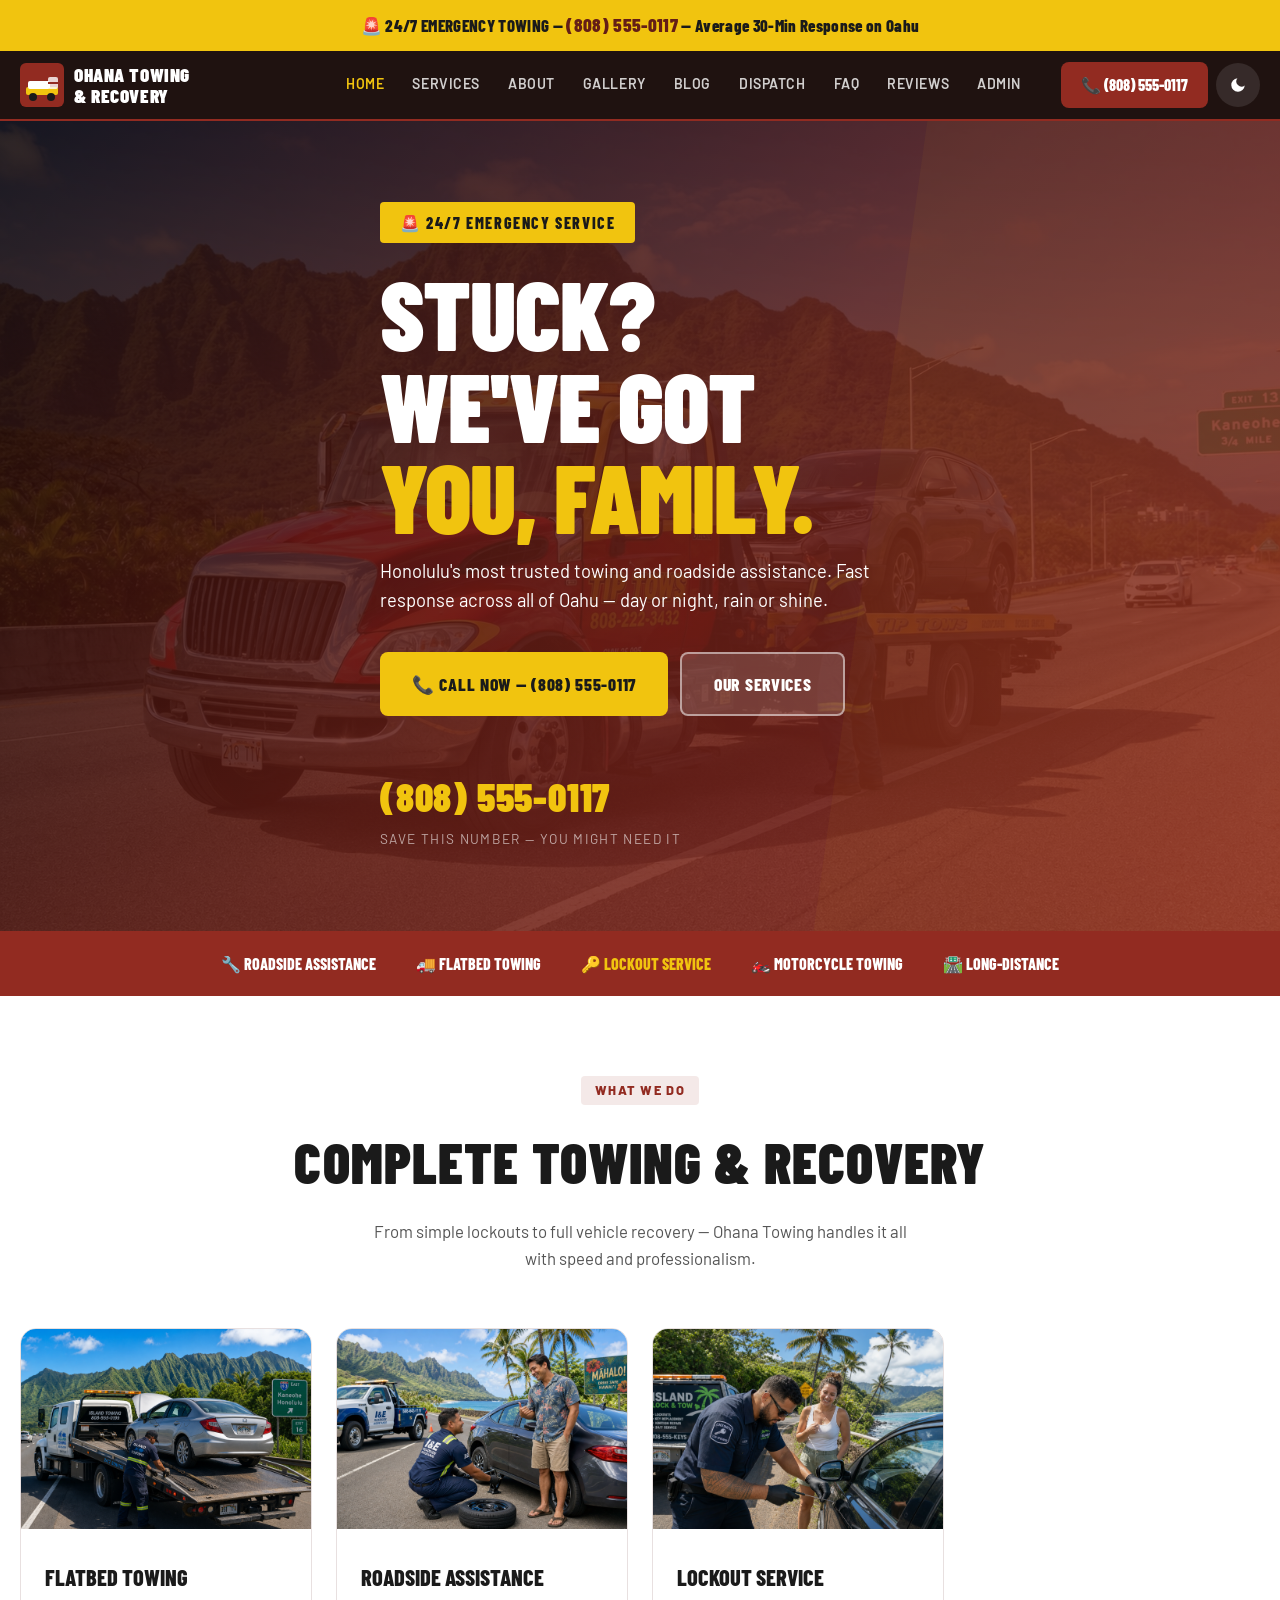
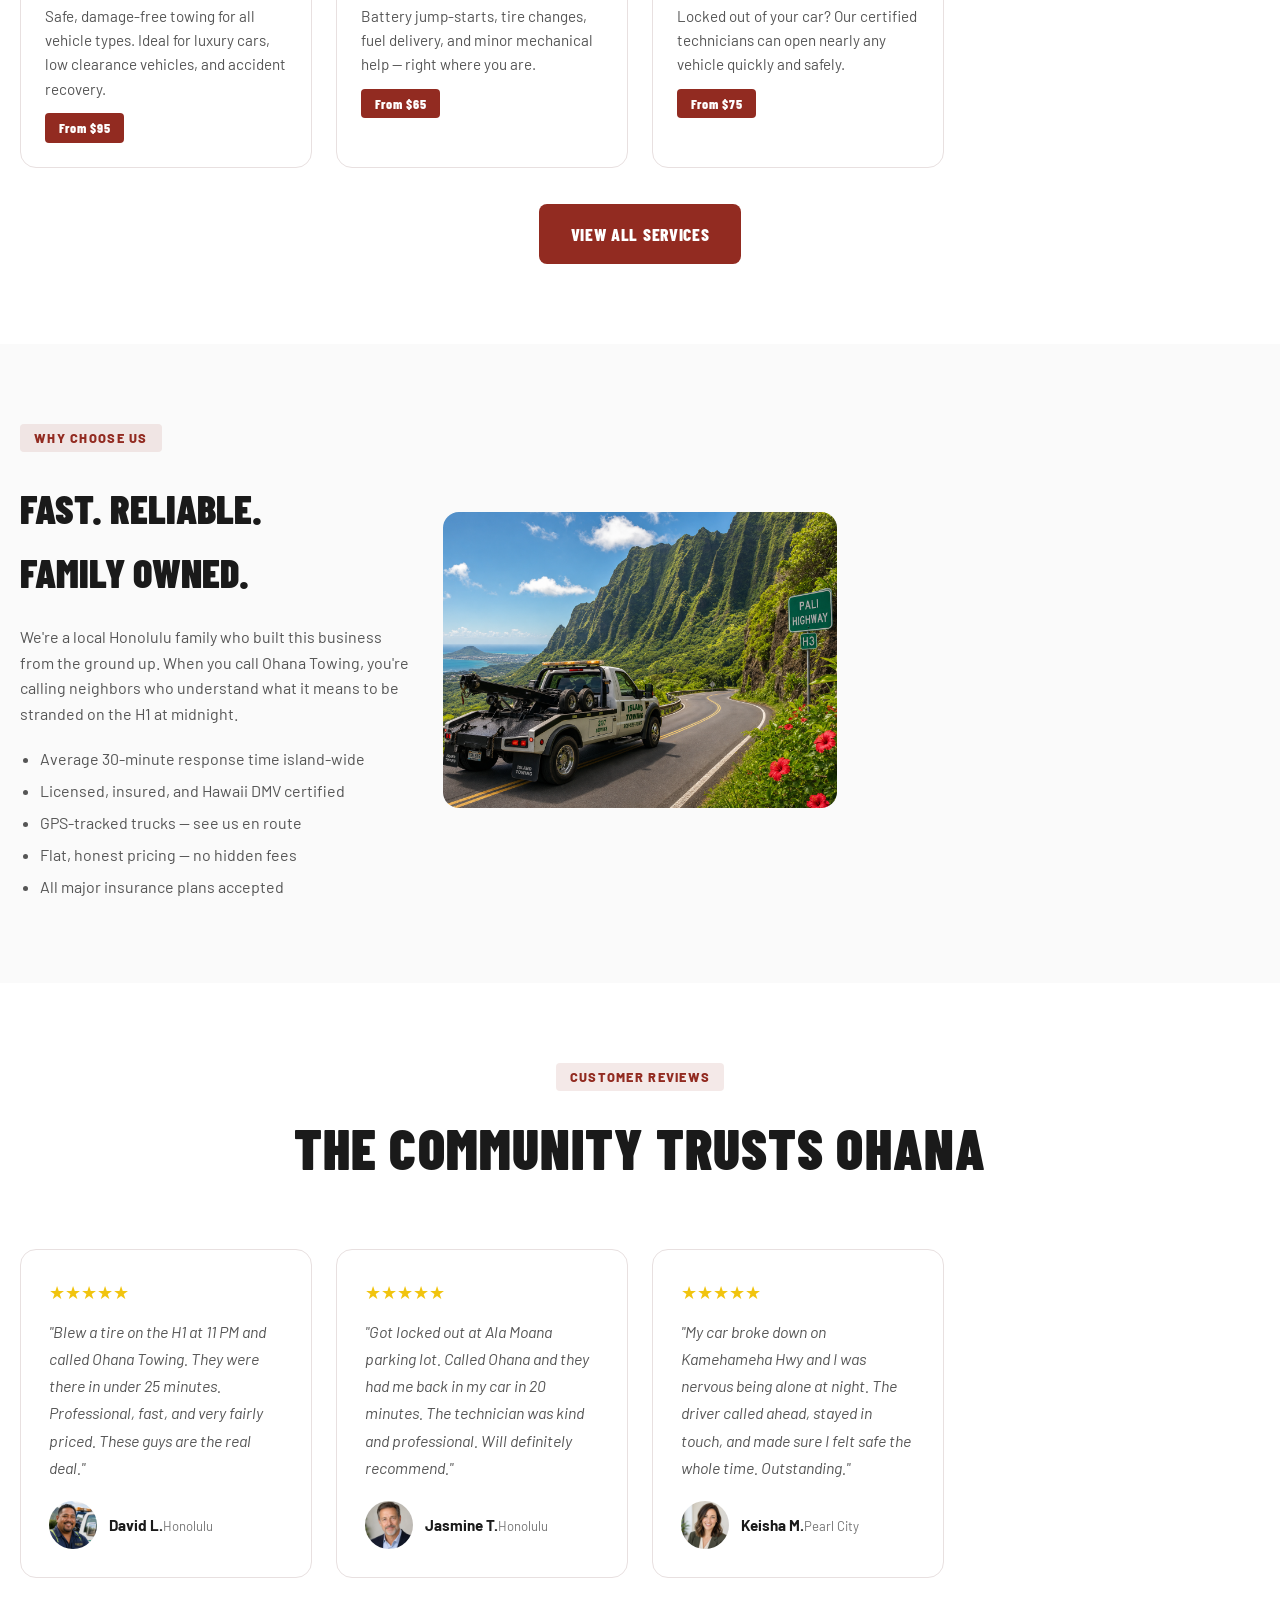
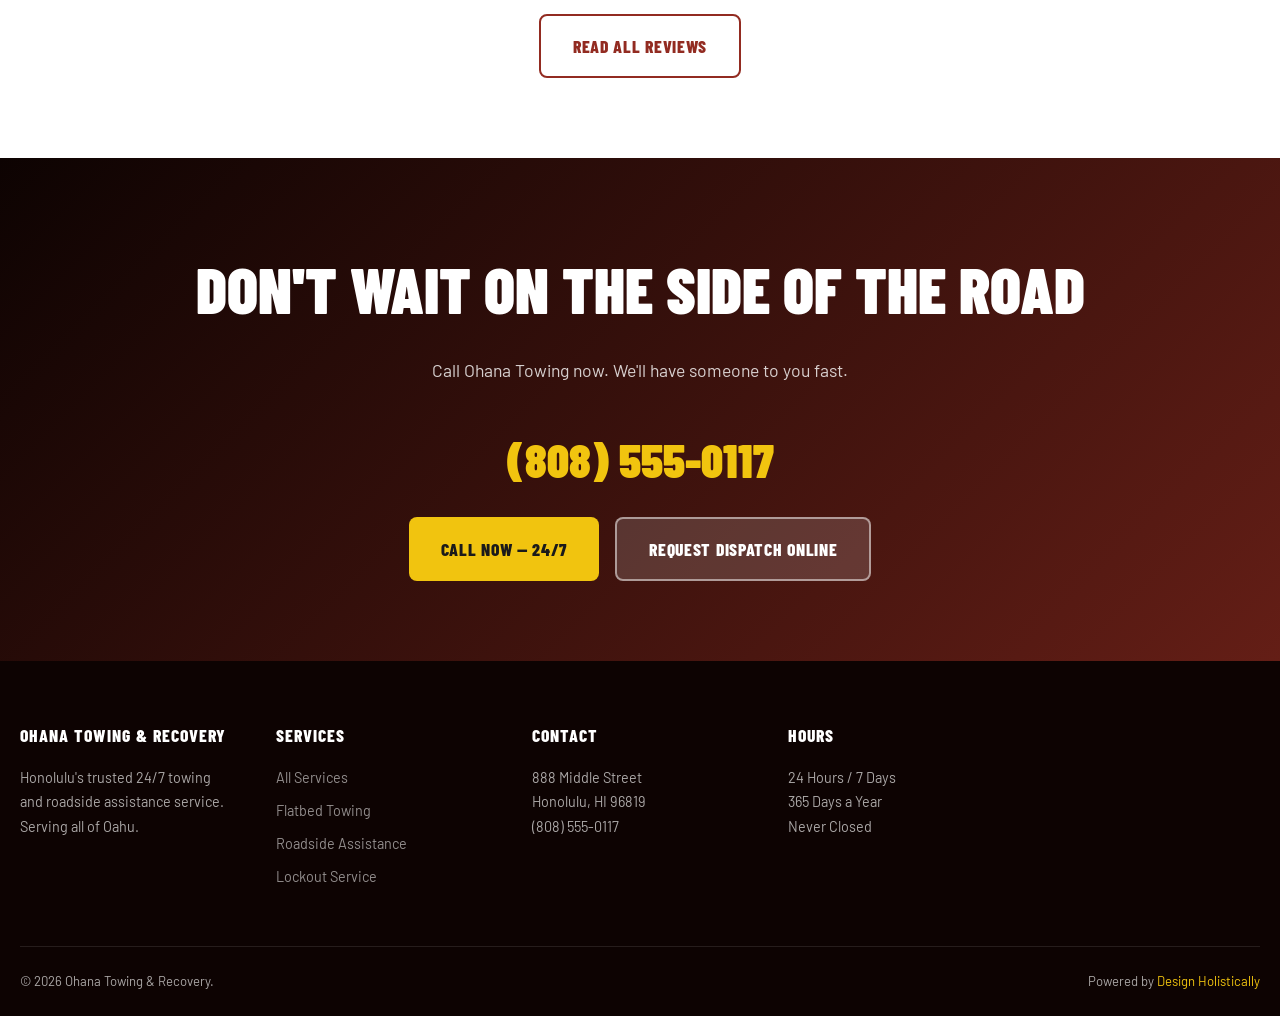
<file: index.html>
<!DOCTYPE html>
<html lang="en" data-theme="light">
<head>
<meta charset="UTF-8"><meta name="viewport" content="width=device-width, initial-scale=1.0">
<title>Ohana Towing & Recovery — Stuck? We've Got You, Family | Honolulu, Oahu</title>
<meta name="description" content="Ohana Towing & Recovery is Honolulu's trusted 24/7 towing and roadside assistance service. Flatbed towing, motorcycle towing, lockout service, and more.">
<meta property="og:title" content="Ohana Towing & Recovery — Honolulu, Oahu">
<meta property="og:description" content="Stuck? We've got you, family. 24/7 towing & roadside assistance in Honolulu and all of Oahu.">
<meta property="og:image" content="images/hero.png">
<link rel="stylesheet" href="css/style.css">
<script type="application/ld+json">{"@context":"https://schema.org","@type":"AutomotiveBusiness","name":"Ohana Towing & Recovery","image":"images/hero.png","address":{"@type":"PostalAddress","streetAddress":"888 Middle Street","addressLocality":"Honolulu","addressRegion":"HI","postalCode":"96819"},"telephone":"(808) 555-0117","openingHours":"Mo-Su 00:00-23:59","priceRange":"$$"}</script>
  <link rel="icon" type="image/x-icon" href="images/favicon.ico">
  <link rel="icon" type="image/png" sizes="32x32" href="images/favicon-32x32.png">
  <link rel="icon" type="image/png" sizes="16x16" href="images/favicon-16x16.png">
  <link rel="apple-touch-icon" sizes="180x180" href="images/apple-touch-icon.png">
</head>
<body>
<div class="emergency-bar">🚨 24/7 EMERGENCY TOWING — <a href="tel:8085550117">(808) 555-0117</a> — Average 30-Min Response on Oahu</div>
<header class="site-header">
  <div class="header-inner">
    <a href="index.html" class="logo-wrap" aria-label="Ohana Towing Home">
      <svg width="44" height="44" viewBox="0 0 44 44" fill="none" aria-hidden="true">
        <rect width="44" height="44" rx="6" fill="#922B21"/>
        <rect x="6" y="24" width="32" height="8" rx="2" fill="#F1C40F"/>
        <rect x="8" y="18" width="22" height="8" rx="2" fill="white"/>
        <circle cx="13" cy="34" r="4" fill="#1a1a1a"/>
        <circle cx="31" cy="34" r="4" fill="#1a1a1a"/>
        <rect x="28" y="14" width="10" height="12" rx="2" fill="white" opacity="0.8"/>
        <path d="M28 20 L38 20" stroke="#922B21" stroke-width="2"/>
      </svg>
      <span>Ohana Towing<br>& Recovery</span>
    </a>
    <nav class="nav-links" aria-label="Main navigation">
      <a href="index.html">Home</a><a href="services.html">Services</a><a href="about.html">About</a><a href="gallery.html">Gallery</a><a href="blog.html">Blog</a><a href="booking.html">Dispatch</a><a href="faq.html">FAQ</a><a href="reviews.html">Reviews</a><a href="admin.html">Admin</a>
    </nav>
    <div class="header-actions">
      <a href="tel:8085550117" class="btn-call">📞 (808) 555-0117</a>
      <button class="btn-dark-toggle" id="darkToggle" aria-label="Toggle dark mode"><svg viewBox="0 0 24 24"><path d="M21 12.79A9 9 0 1111.21 3 7 7 0 0021 12.79z"/></svg></button>
      <button class="hamburger" id="hamburger" aria-label="Open menu" aria-expanded="false"><span></span><span></span><span></span></button>
    </div>
  </div>
</header>
<nav class="mobile-nav" id="mobileNav">
  <a href="index.html">Home</a><a href="services.html">Services</a><a href="about.html">About</a><a href="gallery.html">Gallery</a><a href="blog.html">Blog</a><a href="booking.html">Dispatch</a><a href="faq.html">FAQ</a><a href="reviews.html">Reviews</a><a href="admin.html">Admin</a>
</nav>

<section class="hero">
  <div class="hero-bg"><img src="images/hero.png" alt="Ohana Towing Hawaii" loading="eager" style="width:100%;height:100%;object-fit:cover;position:absolute;inset:0;"></div>
  <div class="hero-stripe"></div>
  <div class="hero-content">
    <div class="hero-emergency">🚨 24/7 Emergency Service</div>
    <h1>Stuck?<br>We've Got<br><span>You, Family.</span></h1>
    <p>Honolulu's most trusted towing and roadside assistance. Fast response across all of Oahu — day or night, rain or shine.</p>
    <div class="hero-ctas">
      <a href="tel:8085550117" class="btn btn-accent">📞 Call Now — (808) 555-0117</a>
      <a href="services.html" class="btn btn-ghost">Our Services</a>
    </div>
    <div class="hero-number">(808) 555-0117</div>
    <div class="hero-number-label">Save this number — you might need it</div>
  </div>
</section>

<!-- Emergency Services Strip -->
<div style="background:var(--primary);padding:20px;display:flex;justify-content:center;gap:40px;flex-wrap:wrap">
  <span style="color:#fff;font-family:'Barlow Condensed',sans-serif;font-weight:800;font-size:1rem;text-transform:uppercase">🔧 Roadside Assistance</span>
  <span style="color:#fff;font-family:'Barlow Condensed',sans-serif;font-weight:800;font-size:1rem;text-transform:uppercase">🚚 Flatbed Towing</span>
  <span style="color:var(--accent);font-family:'Barlow Condensed',sans-serif;font-weight:800;font-size:1rem;text-transform:uppercase">🔑 Lockout Service</span>
  <span style="color:#fff;font-family:'Barlow Condensed',sans-serif;font-weight:800;font-size:1rem;text-transform:uppercase">🏍️ Motorcycle Towing</span>
  <span style="color:#fff;font-family:'Barlow Condensed',sans-serif;font-weight:800;font-size:1rem;text-transform:uppercase">🛣️ Long-Distance</span>
</div>

<section class="section">
  <div class="container">
    <div class="section-header fade-up">
      <div class="section-tag">What We Do</div>
      <h2>Complete Towing & Recovery</h2>
      <p>From simple lockouts to full vehicle recovery — Ohana Towing handles it all with speed and professionalism.</p>
    </div>
    <div class="grid-3">
      <div class="service-card fade-up">
        <img src="images/service-flatbed.png" alt="Flatbed Towing" class="service-card-img">
        <div class="service-card-body"><h3>Flatbed Towing</h3><p>Safe, damage-free towing for all vehicle types. Ideal for luxury cars, low clearance vehicles, and accident recovery.</p><span class="price-badge">From $95</span></div>
      </div>
      <div class="service-card fade-up">
        <img src="images/service-roadside.png" alt="Roadside Assistance" class="service-card-img">
        <div class="service-card-body"><h3>Roadside Assistance</h3><p>Battery jump-starts, tire changes, fuel delivery, and minor mechanical help — right where you are.</p><span class="price-badge">From $65</span></div>
      </div>
      <div class="service-card fade-up">
        <img src="images/service-lockout.png" alt="Lockout Service" class="service-card-img">
        <div class="service-card-body"><h3>Lockout Service</h3><p>Locked out of your car? Our certified technicians can open nearly any vehicle quickly and safely.</p><span class="price-badge">From $75</span></div>
      </div>
    </div>
    <div style="text-align:center;margin-top:36px"><a href="services.html" class="btn btn-primary">View All Services</a></div>
  </div>
</section>

<section class="section section-alt">
  <div class="container">
    <div class="grid-2" style="align-items:center">
      <div class="fade-left">
        <div class="section-tag">Why Choose Us</div>
        <h2 style="font-family:'Barlow Condensed',sans-serif;font-weight:900;font-size:2.5rem;text-transform:uppercase;margin:12px 0 20px">Fast. Reliable.<br>Family Owned.</h2>
        <p style="color:var(--text-muted);margin-bottom:16px">We're a local Honolulu family who built this business from the ground up. When you call Ohana Towing, you're calling neighbors who understand what it means to be stranded on the H1 at midnight.</p>
        <ul style="color:var(--text-muted);padding-left:20px;line-height:2">
          <li>Average 30-minute response time island-wide</li>
          <li>Licensed, insured, and Hawaii DMV certified</li>
          <li>GPS-tracked trucks — see us en route</li>
          <li>Flat, honest pricing — no hidden fees</li>
          <li>All major insurance plans accepted</li>
        </ul>
      </div>
      <div class="fade-up">
        <img src="images/gallery-2.png" alt="Tow truck on highway" style="width:100%;border-radius:var(--radius-lg);object-fit:cover;aspect-ratio:4/3">
      </div>
    </div>
  </div>
</section>

<section class="section">
  <div class="container">
    <div class="section-header fade-up">
      <div class="section-tag">Customer Reviews</div>
      <h2>The Community Trusts Ohana</h2>
    </div>
    <div class="grid-3">
      <div class="testimonial-card fade-up">
        <div class="stars">★★★★★</div>
        <p>"Blew a tire on the H1 at 11 PM and called Ohana Towing. They were there in under 25 minutes. Professional, fast, and very fairly priced. These guys are the real deal."</p>
        <div class="testi-author"><img src="images/avatar-1.png" alt="David L"><div><strong>David L.</strong><span>Honolulu</span></div></div>
      </div>
      <div class="testimonial-card fade-up">
        <div class="stars">★★★★★</div>
        <p>"Got locked out at Ala Moana parking lot. Called Ohana and they had me back in my car in 20 minutes. The technician was kind and professional. Will definitely recommend."</p>
        <div class="testi-author"><img src="images/avatar-2.png" alt="Jasmine T"><div><strong>Jasmine T.</strong><span>Honolulu</span></div></div>
      </div>
      <div class="testimonial-card fade-up">
        <div class="stars">★★★★★</div>
        <p>"My car broke down on Kamehameha Hwy and I was nervous being alone at night. The driver called ahead, stayed in touch, and made sure I felt safe the whole time. Outstanding."</p>
        <div class="testi-author"><img src="images/avatar-3.png" alt="Keisha M"><div><strong>Keisha M.</strong><span>Pearl City</span></div></div>
      </div>
    </div>
    <div style="text-align:center;margin-top:36px"><a href="reviews.html" class="btn btn-outline">Read All Reviews</a></div>
  </div>
</section>

<section class="cta-section">
  <div class="container">
    <h2>Don't Wait on the Side of the Road</h2>
    <p>Call Ohana Towing now. We'll have someone to you fast.</p>
    <div class="cta-phone">(808) 555-0117</div>
    <div style="display:flex;gap:16px;justify-content:center;flex-wrap:wrap">
      <a href="tel:8085550117" class="btn btn-accent">Call Now — 24/7</a>
      <a href="booking.html" class="btn btn-ghost">Request Dispatch Online</a>
    </div>
  </div>
</section>

<footer class="site-footer">
  <div class="footer-grid">
    <div class="footer-col"><h4>Ohana Towing & Recovery</h4><p>Honolulu's trusted 24/7 towing and roadside assistance service. Serving all of Oahu.</p></div>
    <div class="footer-col"><h4>Services</h4><a href="services.html">All Services</a><a href="services.html">Flatbed Towing</a><a href="services.html">Roadside Assistance</a><a href="services.html">Lockout Service</a></div>
    <div class="footer-col"><h4>Contact</h4><p>888 Middle Street<br>Honolulu, HI 96819<br>(808) 555-0117</p></div>
    <div class="footer-col"><h4>Hours</h4><p>24 Hours / 7 Days<br>365 Days a Year<br>Never Closed</p></div>
  </div>
  <div class="footer-bottom"><span>© 2026 Ohana Towing & Recovery.</span><span>Powered by <a href="https://designholistically.com" target="_blank">Design Holistically</a></span></div>
</footer>
<button class="back-to-top" id="backToTop" aria-label="Back to top">↑</button>
<script src="js/main.js"></script>
</body>
</html>
</file>
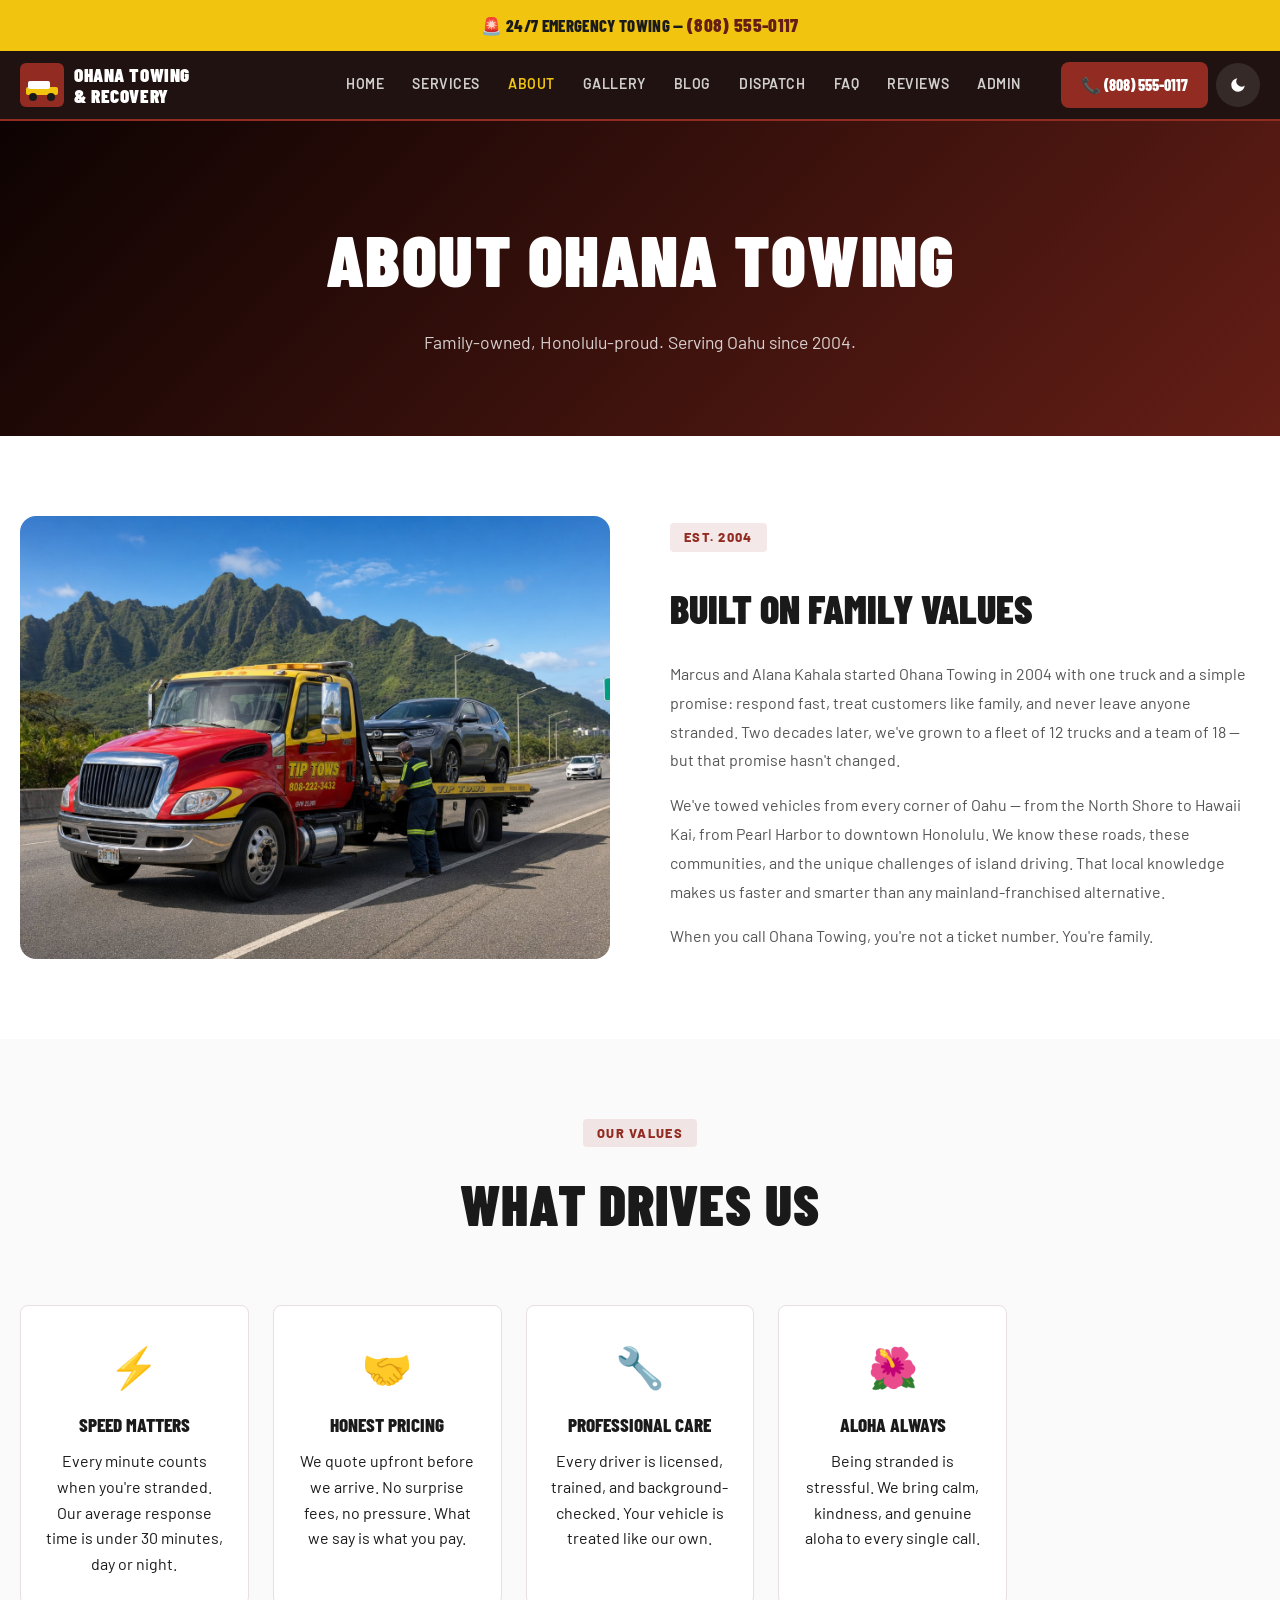
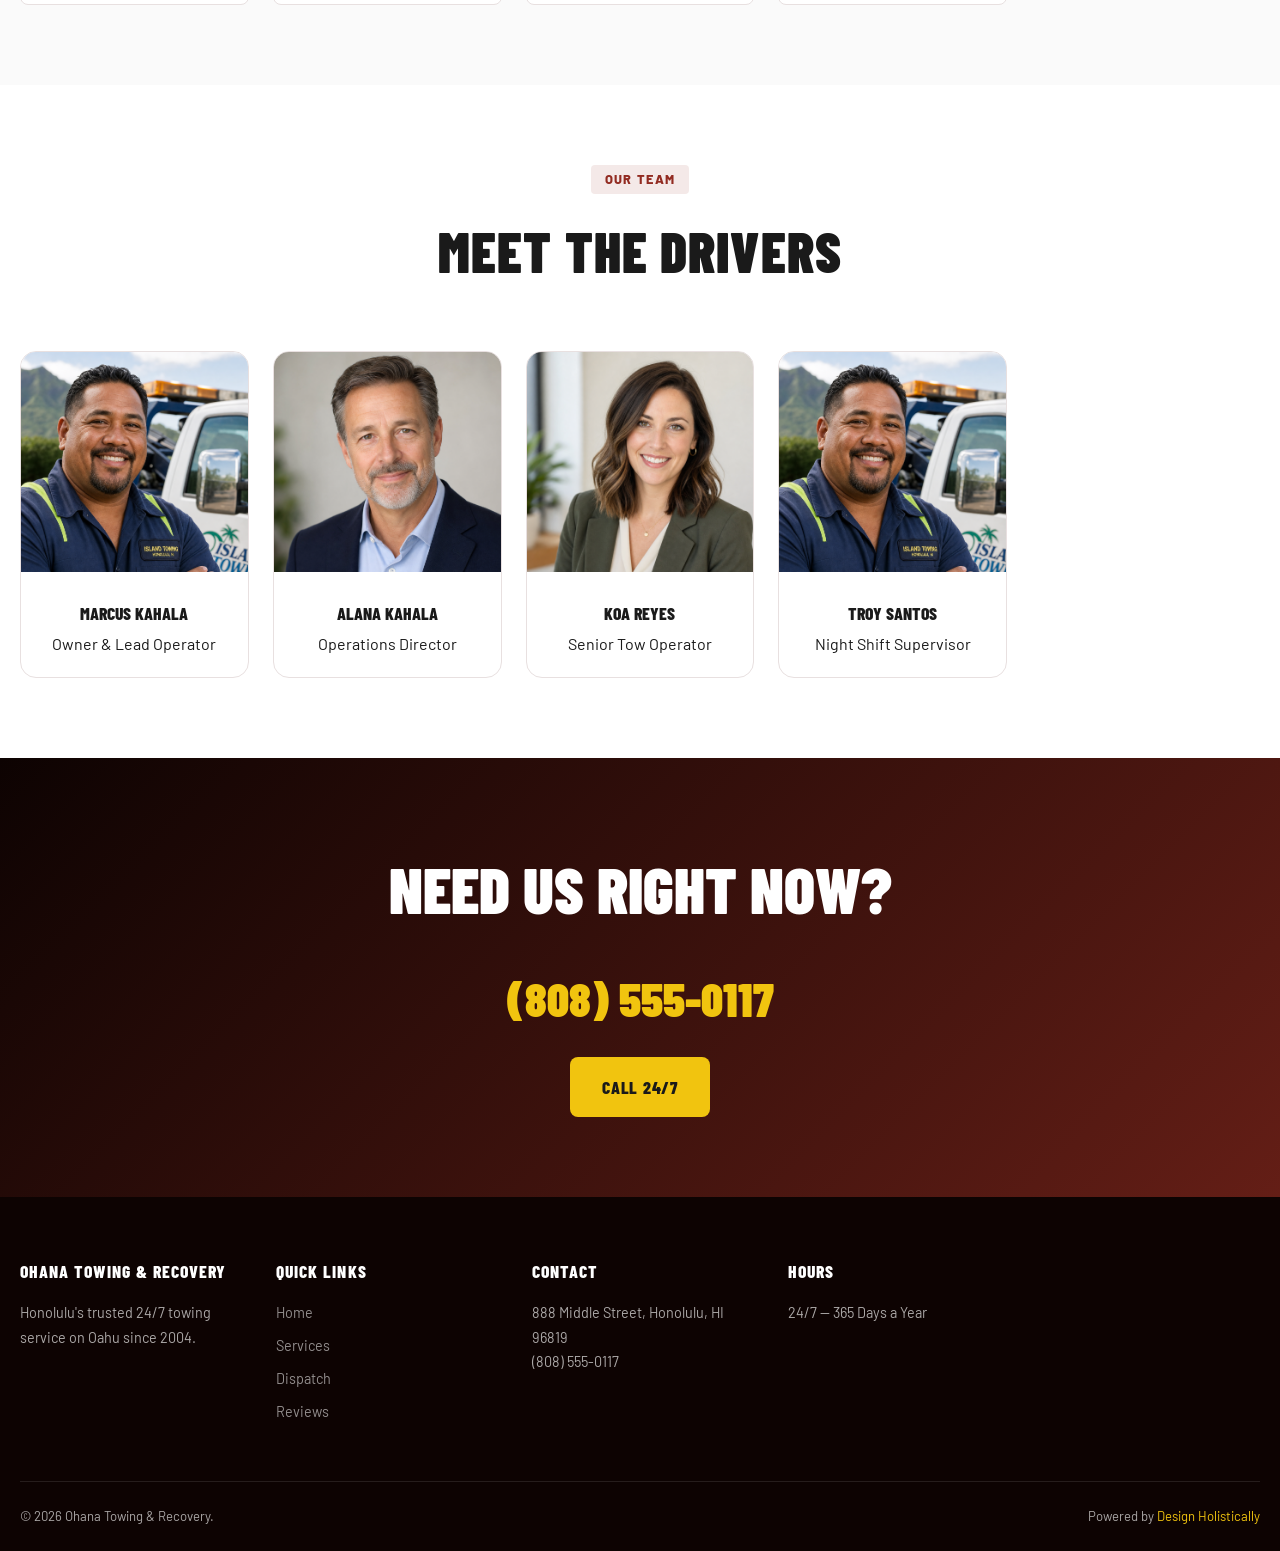
<file: about.html>
<!DOCTYPE html>
<html lang="en" data-theme="light">
<head>
<meta charset="UTF-8"><meta name="viewport" content="width=device-width, initial-scale=1.0">
<title>About — Ohana Towing & Recovery | Honolulu, Oahu</title>
<link rel="stylesheet" href="css/style.css">
  <link rel="icon" type="image/x-icon" href="images/favicon.ico">
  <link rel="icon" type="image/png" sizes="32x32" href="images/favicon-32x32.png">
  <link rel="icon" type="image/png" sizes="16x16" href="images/favicon-16x16.png">
  <link rel="apple-touch-icon" sizes="180x180" href="images/apple-touch-icon.png">
</head>
<body>
<div class="emergency-bar">🚨 24/7 EMERGENCY TOWING — <a href="tel:8085550117">(808) 555-0117</a></div>
<header class="site-header">
  <div class="header-inner">
    <a href="index.html" class="logo-wrap"><svg width="44" height="44" viewBox="0 0 44 44" fill="none"><rect width="44" height="44" rx="6" fill="#922B21"/><rect x="6" y="24" width="32" height="8" rx="2" fill="#F1C40F"/><rect x="8" y="18" width="22" height="8" rx="2" fill="white"/><circle cx="13" cy="34" r="4" fill="#1a1a1a"/><circle cx="31" cy="34" r="4" fill="#1a1a1a"/></svg><span>Ohana Towing<br>& Recovery</span></a>
    <nav class="nav-links"><a href="index.html">Home</a><a href="services.html">Services</a><a href="about.html" class="active">About</a><a href="gallery.html">Gallery</a><a href="blog.html">Blog</a><a href="booking.html">Dispatch</a><a href="faq.html">FAQ</a><a href="reviews.html">Reviews</a><a href="admin.html">Admin</a></nav>
    <div class="header-actions"><a href="tel:8085550117" class="btn-call">📞 (808) 555-0117</a><button class="btn-dark-toggle" id="darkToggle" aria-label="Toggle dark mode"><svg viewBox="0 0 24 24"><path d="M21 12.79A9 9 0 1111.21 3 7 7 0 0021 12.79z"/></svg></button><button class="hamburger" id="hamburger" aria-label="Open menu" aria-expanded="false"><span></span><span></span><span></span></button></div>
  </div>
</header>
<nav class="mobile-nav" id="mobileNav"><a href="index.html">Home</a><a href="services.html">Services</a><a href="about.html">About</a><a href="gallery.html">Gallery</a><a href="blog.html">Blog</a><a href="booking.html">Dispatch</a><a href="faq.html">FAQ</a><a href="reviews.html">Reviews</a><a href="admin.html">Admin</a></nav>

<div class="page-hero"><h1>About Ohana Towing</h1><p>Family-owned, Honolulu-proud. Serving Oahu since 2004.</p></div>

<section class="section">
  <div class="container">
    <div class="about-story fade-up">
      <img src="images/hero.png" alt="Ohana Towing founders">
      <div>
        <div class="section-tag">Est. 2004</div>
        <h2 style="font-family:'Barlow Condensed',sans-serif;font-weight:900;font-size:2.5rem;text-transform:uppercase;margin:12px 0 20px">Built on Family Values</h2>
        <p style="color:var(--text-muted);line-height:1.8;margin-bottom:16px">Marcus and Alana Kahala started Ohana Towing in 2004 with one truck and a simple promise: respond fast, treat customers like family, and never leave anyone stranded. Two decades later, we've grown to a fleet of 12 trucks and a team of 18 — but that promise hasn't changed.</p>
        <p style="color:var(--text-muted);line-height:1.8;margin-bottom:16px">We've towed vehicles from every corner of Oahu — from the North Shore to Hawaii Kai, from Pearl Harbor to downtown Honolulu. We know these roads, these communities, and the unique challenges of island driving. That local knowledge makes us faster and smarter than any mainland-franchised alternative.</p>
        <p style="color:var(--text-muted);line-height:1.8">When you call Ohana Towing, you're not a ticket number. You're family.</p>
      </div>
    </div>
  </div>
</section>

<section class="section section-alt">
  <div class="container">
    <div class="section-header fade-up"><div class="section-tag">Our Values</div><h2>What Drives Us</h2></div>
    <div class="values-grid">
      <div class="value-card fade-up"><div class="value-icon">⚡</div><h3>Speed Matters</h3><p>Every minute counts when you're stranded. Our average response time is under 30 minutes, day or night.</p></div>
      <div class="value-card fade-up"><div class="value-icon">🤝</div><h3>Honest Pricing</h3><p>We quote upfront before we arrive. No surprise fees, no pressure. What we say is what you pay.</p></div>
      <div class="value-card fade-up"><div class="value-icon">🔧</div><h3>Professional Care</h3><p>Every driver is licensed, trained, and background-checked. Your vehicle is treated like our own.</p></div>
      <div class="value-card fade-up"><div class="value-icon">🌺</div><h3>Aloha Always</h3><p>Being stranded is stressful. We bring calm, kindness, and genuine aloha to every single call.</p></div>
    </div>
  </div>
</section>

<section class="section">
  <div class="container">
    <div class="section-header fade-up"><div class="section-tag">Our Team</div><h2>Meet the Drivers</h2></div>
    <div class="team-grid">
      <div class="team-card fade-up"><img src="images/avatar-1.png" alt="Marcus Kahala"><div class="team-card-body"><strong>Marcus Kahala</strong><span>Owner & Lead Operator</span></div></div>
      <div class="team-card fade-up"><img src="images/avatar-2.png" alt="Alana Kahala"><div class="team-card-body"><strong>Alana Kahala</strong><span>Operations Director</span></div></div>
      <div class="team-card fade-up"><img src="images/avatar-3.png" alt="Koa Reyes"><div class="team-card-body"><strong>Koa Reyes</strong><span>Senior Tow Operator</span></div></div>
      <div class="team-card fade-up"><img src="images/avatar-1.png" alt="Troy Santos"><div class="team-card-body"><strong>Troy Santos</strong><span>Night Shift Supervisor</span></div></div>
    </div>
  </div>
</section>

<section class="cta-section">
  <div class="container"><h2>Need Us Right Now?</h2><div class="cta-phone">(808) 555-0117</div><a href="tel:8085550117" class="btn btn-accent">Call 24/7</a></div>
</section>
<footer class="site-footer">
  <div class="footer-grid">
    <div class="footer-col"><h4>Ohana Towing & Recovery</h4><p>Honolulu's trusted 24/7 towing service on Oahu since 2004.</p></div>
    <div class="footer-col"><h4>Quick Links</h4><a href="index.html">Home</a><a href="services.html">Services</a><a href="booking.html">Dispatch</a><a href="reviews.html">Reviews</a></div>
    <div class="footer-col"><h4>Contact</h4><p>888 Middle Street, Honolulu, HI 96819<br>(808) 555-0117</p></div>
    <div class="footer-col"><h4>Hours</h4><p>24/7 — 365 Days a Year</p></div>
  </div>
  <div class="footer-bottom"><span>© 2026 Ohana Towing & Recovery.</span><span>Powered by <a href="https://designholistically.com" target="_blank">Design Holistically</a></span></div>
</footer>
<button class="back-to-top" id="backToTop" aria-label="Back to top">↑</button>
<script src="js/main.js"></script>
</body>
</html>
</file>
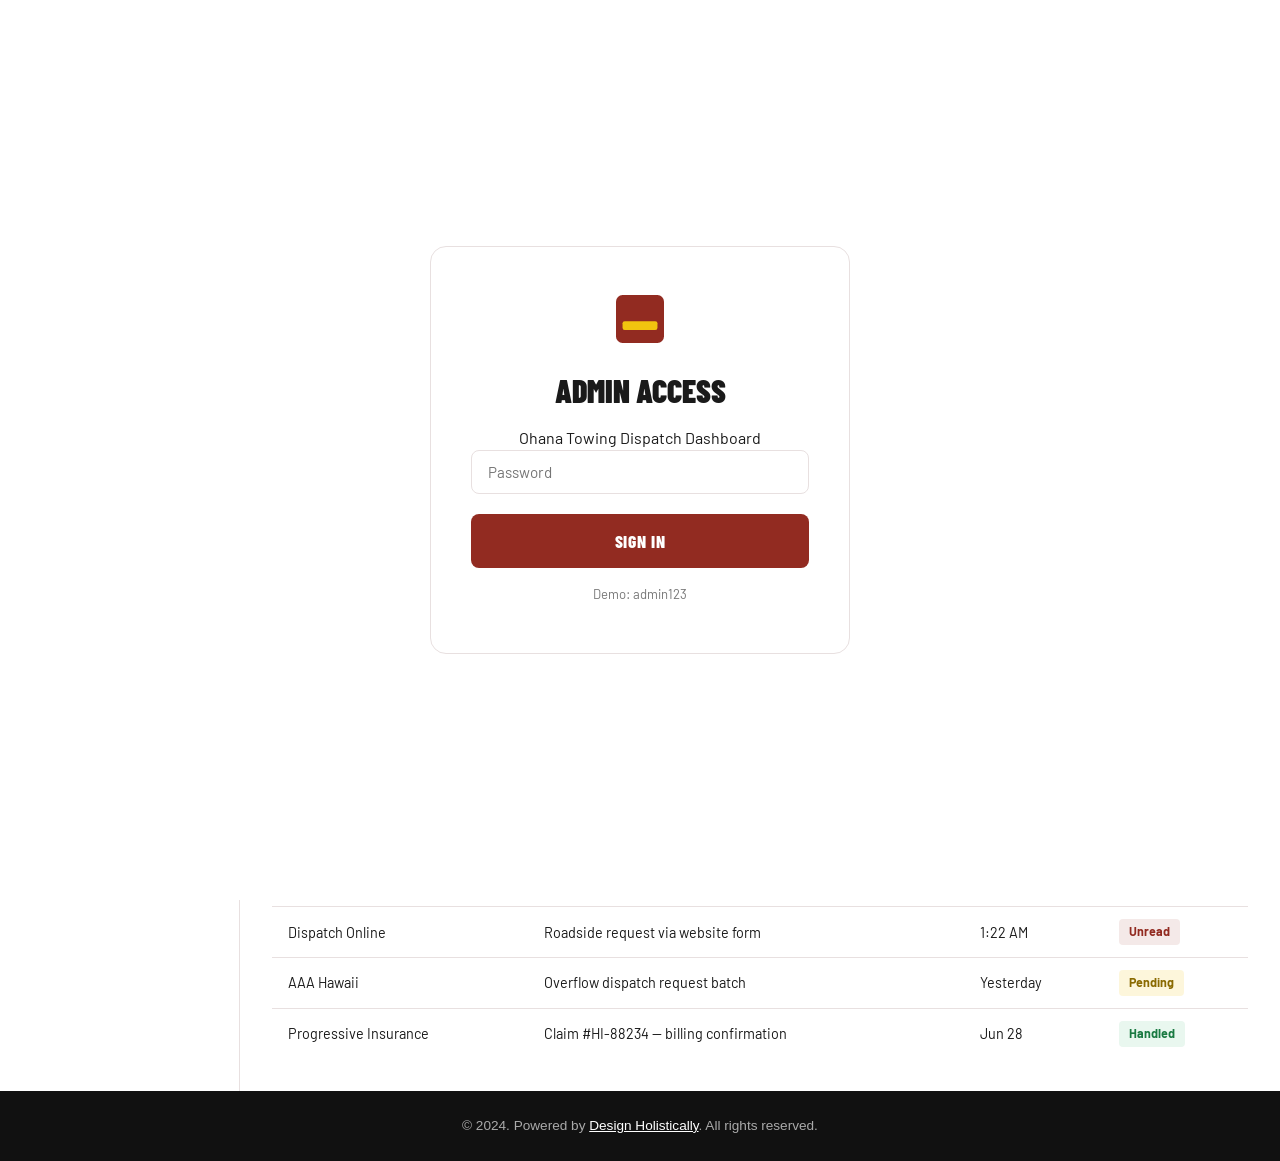
<file: admin.html>
<!DOCTYPE html>
<html lang="en" data-theme="light">
<head>
<meta charset="UTF-8"><meta name="viewport" content="width=device-width, initial-scale=1.0">
<title>Admin Dashboard — Ohana Towing & Recovery</title>
<link rel="stylesheet" href="css/style.css">
<style>body{overflow-x:hidden}.admin-grid{display:grid;grid-template-columns:repeat(auto-fill,minmax(180px,1fr));gap:16px;margin-bottom:32px}</style>
  <link rel="icon" type="image/x-icon" href="images/favicon.ico">
  <link rel="icon" type="image/png" sizes="32x32" href="images/favicon-32x32.png">
  <link rel="icon" type="image/png" sizes="16x16" href="images/favicon-16x16.png">
  <link rel="apple-touch-icon" sizes="180x180" href="images/apple-touch-icon.png">
</head>
<body>
<div id="loginOverlay" class="login-overlay">
  <div class="login-box">
    <svg width="48" height="48" viewBox="0 0 44 44" fill="none" style="margin:0 auto 16px"><rect width="44" height="44" rx="6" fill="#922B21"/><rect x="6" y="24" width="32" height="8" rx="2" fill="#F1C40F"/></svg>
    <h2>Admin Access</h2><p>Ohana Towing Dispatch Dashboard</p>
    <form id="loginForm"><div class="form-group"><input type="password" id="adminPw" placeholder="Password" required></div><div id="loginError" style="color:#c0392b;font-size:0.85rem;margin-bottom:12px"></div><button type="submit" class="btn btn-primary" style="width:100%">Sign In</button></form>
    <p style="margin-top:16px;font-size:0.82rem;color:var(--text-light)">Demo: admin123</p>
  </div>
</div>
<div class="admin-layout">
  <aside class="admin-sidebar">
    <div style="padding:20px 20px 0;margin-bottom:16px"><a href="index.html" class="logo-wrap" style="color:var(--text)"><svg width="32" height="32" viewBox="0 0 44 44" fill="none"><rect width="44" height="44" rx="6" fill="#922B21"/><rect x="6" y="24" width="32" height="8" rx="2" fill="#F1C40F"/></svg><span style="font-size:0.85rem">Ohana Towing</span></a></div>
    <nav class="admin-nav">
      <a href="#dashboard" class="active">📊 Dashboard</a><a href="#dispatches">🚚 Dispatches</a><a href="#messages">💬 Messages</a><a href="#fleet">🚛 Fleet Status</a><a href="index.html">← View Site</a>
    </nav>
    <div style="padding:20px;margin-top:20px"><button class="btn-dark-toggle" id="darkToggle" aria-label="Toggle dark mode" style="width:100%;border-radius:var(--radius)"><svg viewBox="0 0 24 24" style="width:20px;height:20px;fill:var(--text)"><path d="M21 12.79A9 9 0 1111.21 3 7 7 0 0021 12.79z"/></svg></button></div>
  </aside>
  <main class="admin-main">
    <div style="margin-bottom:28px"><h2 style="font-family:'Barlow Condensed',sans-serif;font-weight:900;font-size:1.8rem;text-transform:uppercase">Dispatch Dashboard</h2><p style="color:var(--text-muted)">Monday, June 29, 2026 — 3:16 AM — 2 Trucks Active</p></div>
    <div class="admin-grid">
      <div class="stat-card"><div class="val">2</div><div class="label">Active Calls</div></div>
      <div class="stat-card"><div class="val">18</div><div class="label">Today's Dispatches</div></div>
      <div class="stat-card"><div class="val">$3,240</div><div class="label">Today's Revenue</div></div>
      <div class="stat-card"><div class="val">28 min</div><div class="label">Avg Response</div></div>
      <div class="stat-card"><div class="val">4</div><div class="label">New Messages</div></div>
      <div class="stat-card"><div class="val">9/12</div><div class="label">Trucks Available</div></div>
    </div>
    <div id="dispatches" style="margin-bottom:40px">
      <h3 style="font-family:'Barlow Condensed',sans-serif;font-weight:800;font-size:1.4rem;text-transform:uppercase;margin-bottom:16px">Recent Dispatches</h3>
      <div style="overflow-x:auto">
        <table class="admin-table">
          <thead><tr><th>ID</th><th>Customer</th><th>Service</th><th>Location</th><th>Driver</th><th>Status</th></tr></thead>
          <tbody>
            <tr><td>#D-9041</td><td>Maria Santos</td><td>Flatbed Tow</td><td>H1 Eastbound MM12</td><td>Koa R.</td><td><span class="badge badge-yellow">En Route</span></td></tr>
            <tr><td>#D-9040</td><td>James Freitas</td><td>Lockout</td><td>Ala Moana Parking</td><td>Troy S.</td><td><span class="badge badge-yellow">On Scene</span></td></tr>
            <tr><td>#D-9039</td><td>Susan Park</td><td>Jump Start</td><td>Kapiolani Blvd</td><td>Lani K.</td><td><span class="badge badge-green">Complete</span></td></tr>
            <tr><td>#D-9038</td><td>Robert Teves</td><td>Motorcycle Tow</td><td>Likelike Hwy</td><td>Marcus K.</td><td><span class="badge badge-green">Complete</span></td></tr>
          </tbody>
        </table>
      </div>
    </div>
    <div id="messages">
      <h3 style="font-family:'Barlow Condensed',sans-serif;font-weight:800;font-size:1.4rem;text-transform:uppercase;margin-bottom:16px">Messages</h3>
      <table class="admin-table">
        <thead><tr><th>From</th><th>Message</th><th>Time</th><th>Status</th></tr></thead>
        <tbody>
          <tr><td>Carlos R.</td><td>Fleet account — need 3 tows tomorrow AM</td><td>2:44 AM</td><td><span class="badge badge-red">Unread</span></td></tr>
          <tr><td>Dispatch Online</td><td>Roadside request via website form</td><td>1:22 AM</td><td><span class="badge badge-red">Unread</span></td></tr>
          <tr><td>AAA Hawaii</td><td>Overflow dispatch request batch</td><td>Yesterday</td><td><span class="badge badge-yellow">Pending</span></td></tr>
          <tr><td>Progressive Insurance</td><td>Claim #HI-88234 — billing confirmation</td><td>Jun 28</td><td><span class="badge badge-green">Handled</span></td></tr>
        </tbody>
      </table>
    </div>
  </main>
</div>
<script src="js/main.js"></script>

  <!-- Powered by Design Holistically -->
  <footer style="background:#111;color:#aaa;text-align:center;padding:1.5rem;font-size:0.85rem;font-family:sans-serif;">
    <p>&copy; 2024. Powered by <a href="https://designholistically.com" target="_blank" rel="noopener" style="color:#fff;text-decoration:underline;">Design Holistically</a>. All rights reserved.</p>
  </footer>

</body></html>
</file>
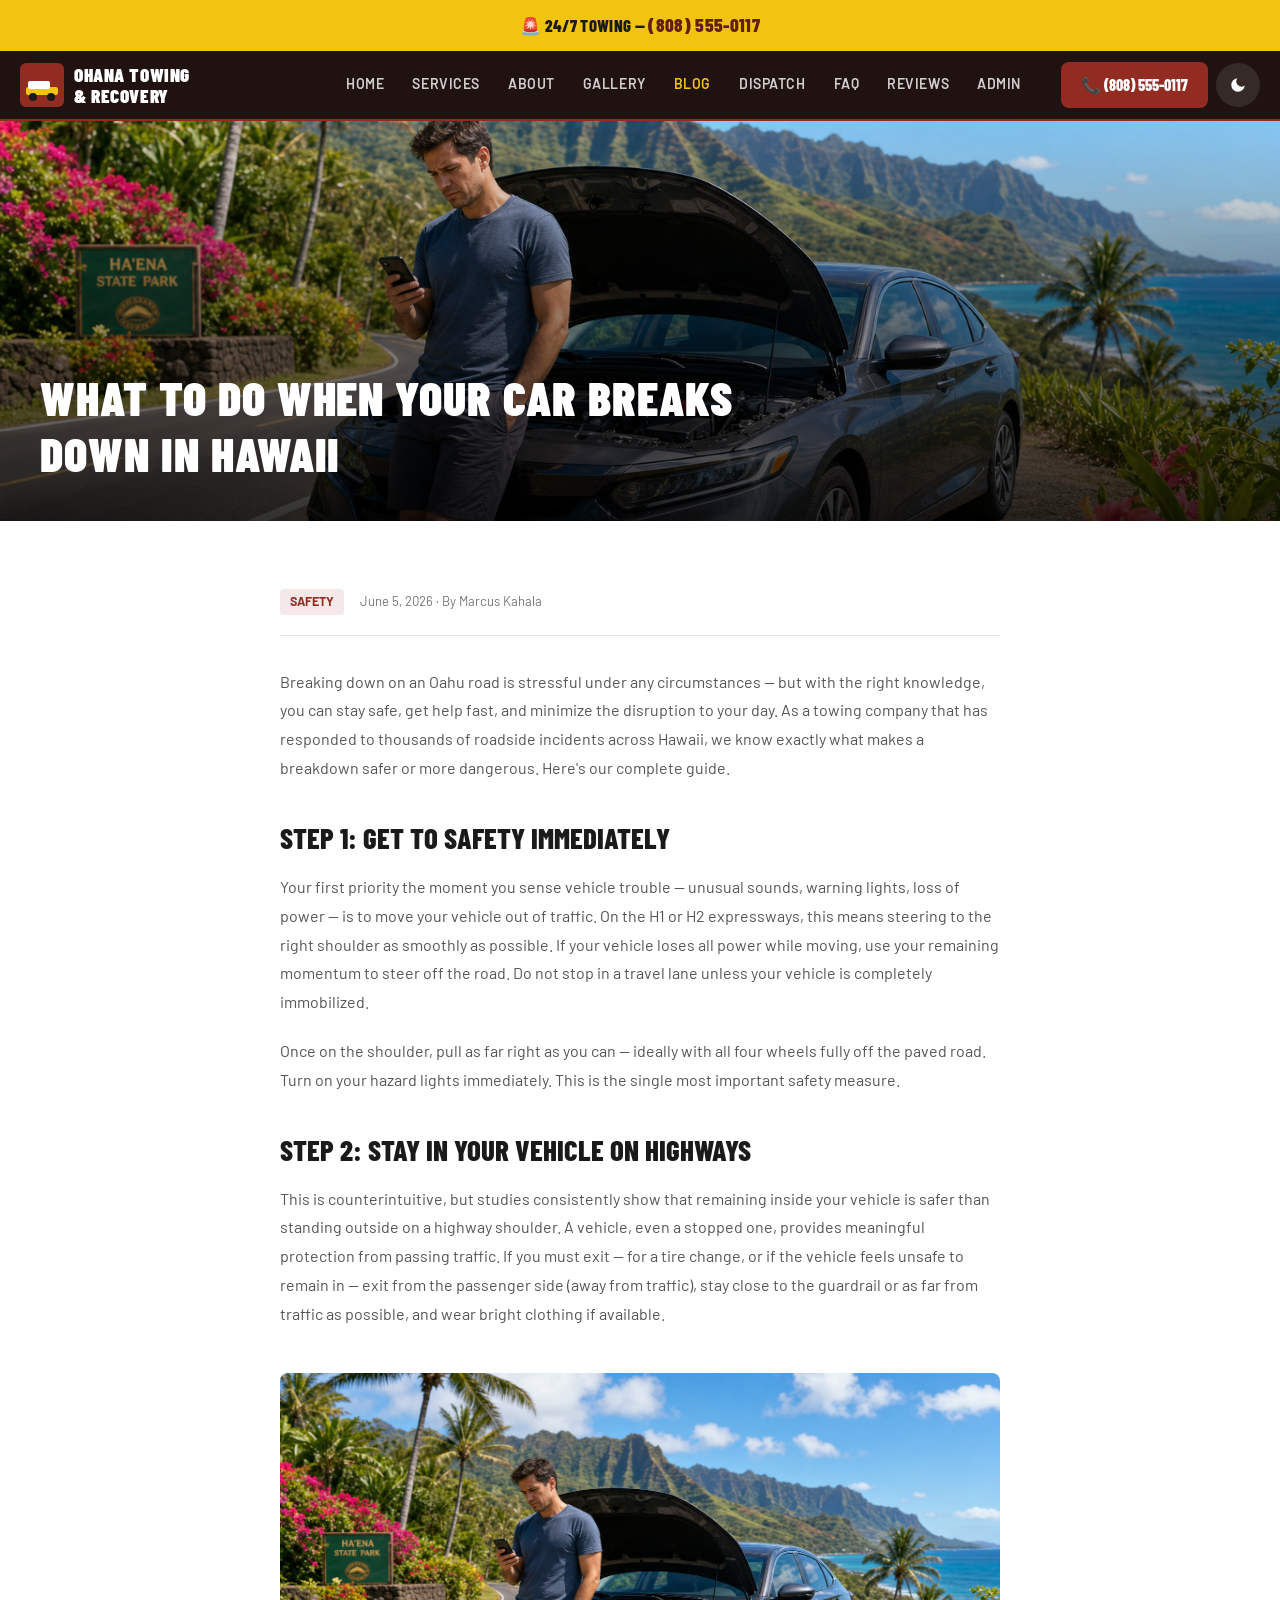
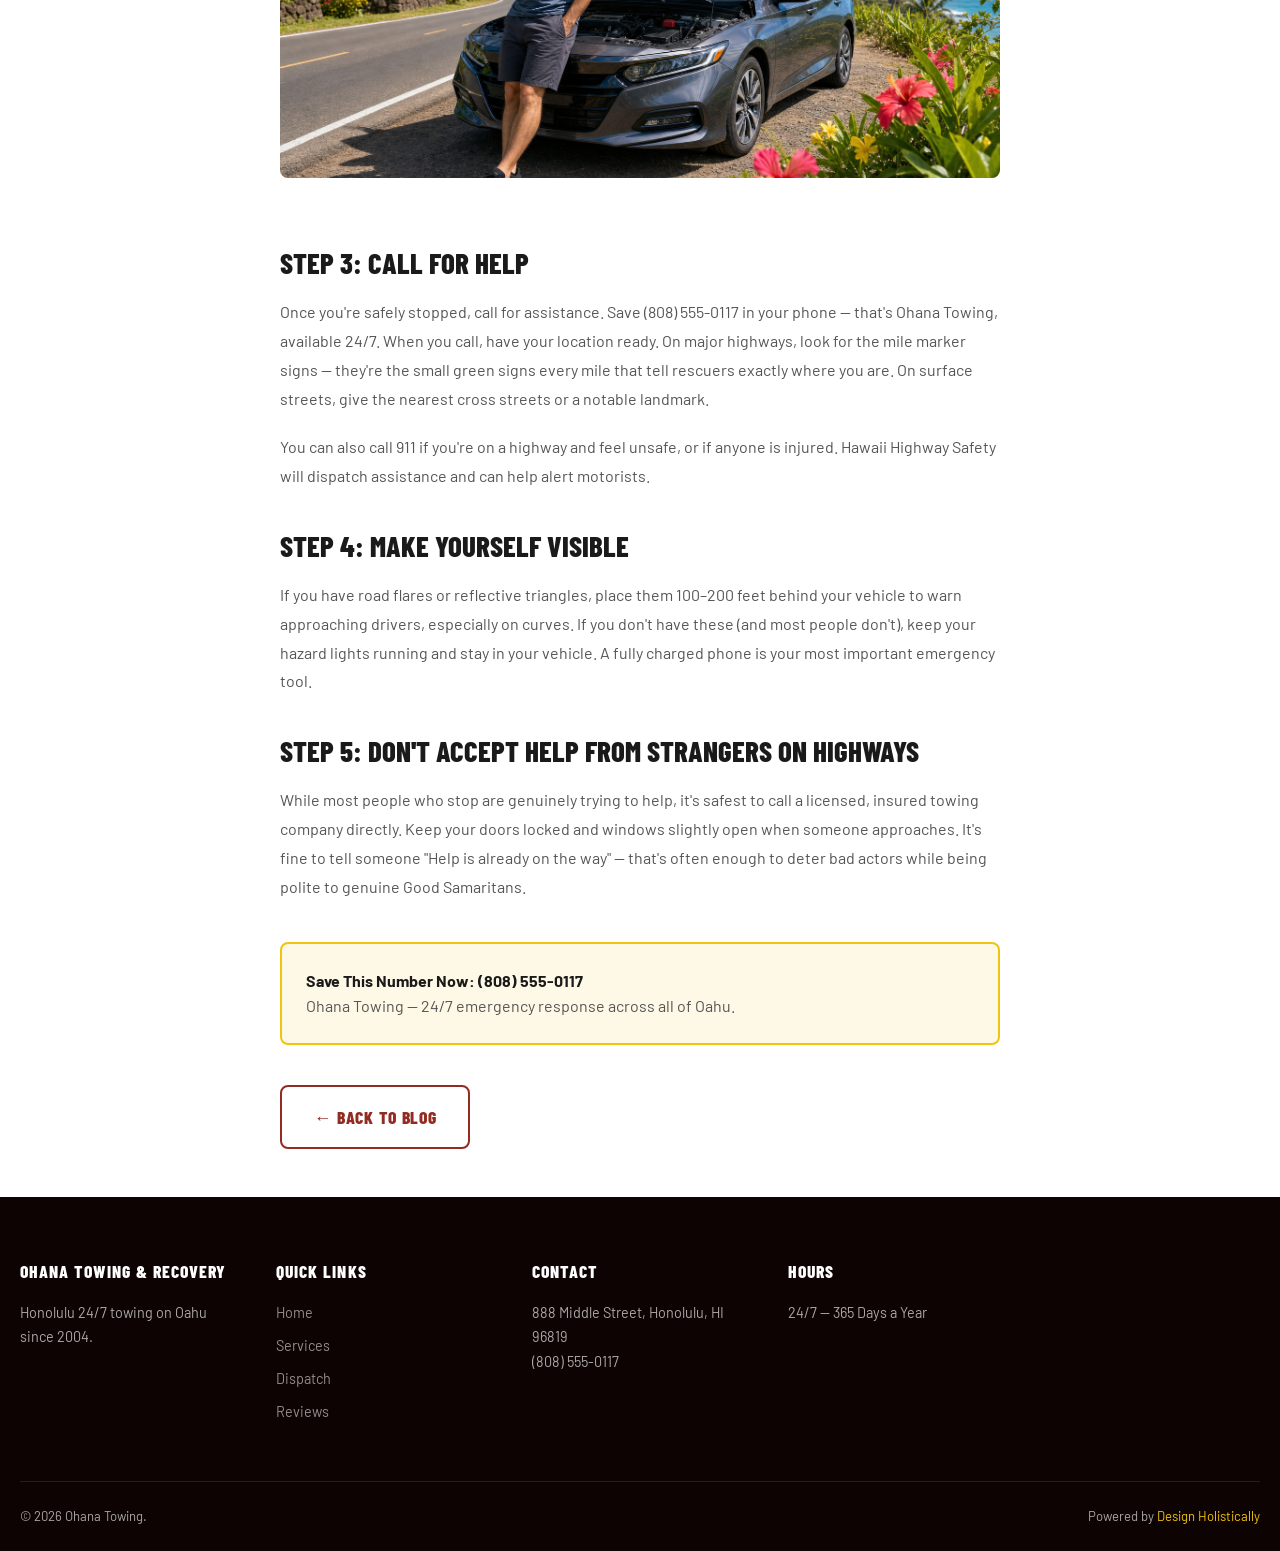
<file: blog-post-1.html>
<!DOCTYPE html><html lang="en" data-theme="light"><head><meta charset="UTF-8"><meta name="viewport" content="width=device-width, initial-scale=1.0"><title>What To Do When Your Car Breaks Down in Hawaii — Ohana Towing</title><link rel="stylesheet" href="css/style.css">  <link rel="icon" type="image/x-icon" href="images/favicon.ico">
  <link rel="icon" type="image/png" sizes="32x32" href="images/favicon-32x32.png">
  <link rel="icon" type="image/png" sizes="16x16" href="images/favicon-16x16.png">
  <link rel="apple-touch-icon" sizes="180x180" href="images/apple-touch-icon.png">
</head><body>
<div class="emergency-bar">🚨 24/7 TOWING — <a href="tel:8085550117">(808) 555-0117</a></div>
<header class="site-header"><div class="header-inner"><a href="index.html" class="logo-wrap"><svg width="44" height="44" viewBox="0 0 44 44" fill="none"><rect width="44" height="44" rx="6" fill="#922B21"/><rect x="6" y="24" width="32" height="8" rx="2" fill="#F1C40F"/><rect x="8" y="18" width="22" height="8" rx="2" fill="white"/><circle cx="13" cy="34" r="4" fill="#1a1a1a"/><circle cx="31" cy="34" r="4" fill="#1a1a1a"/></svg><span>Ohana Towing<br>& Recovery</span></a>
<nav class="nav-links"><a href="index.html">Home</a><a href="services.html">Services</a><a href="about.html">About</a><a href="gallery.html">Gallery</a><a href="blog.html" class="active">Blog</a><a href="booking.html">Dispatch</a><a href="faq.html">FAQ</a><a href="reviews.html">Reviews</a><a href="admin.html">Admin</a></nav>
<div class="header-actions"><a href="tel:8085550117" class="btn-call">📞 (808) 555-0117</a><button class="btn-dark-toggle" id="darkToggle" aria-label="Toggle dark mode"><svg viewBox="0 0 24 24"><path d="M21 12.79A9 9 0 1111.21 3 7 7 0 0021 12.79z"/></svg></button><button class="hamburger" id="hamburger" aria-label="Open menu" aria-expanded="false"><span></span><span></span><span></span></button></div></div></header>
<nav class="mobile-nav" id="mobileNav"><a href="index.html">Home</a><a href="services.html">Services</a><a href="about.html">About</a><a href="gallery.html">Gallery</a><a href="blog.html">Blog</a><a href="booking.html">Dispatch</a><a href="faq.html">FAQ</a><a href="reviews.html">Reviews</a><a href="admin.html">Admin</a></nav>
<div class="article-hero"><img src="images/blog-1.png" alt="Car breakdown Hawaii"><div class="article-hero-overlay"><h1>What To Do When Your Car Breaks Down in Hawaii</h1></div></div>
<div class="article-body">
<div class="article-meta"><span class="blog-cat">Safety</span><span class="blog-date">June 5, 2026 · By Marcus Kahala</span></div>
<p>Breaking down on an Oahu road is stressful under any circumstances — but with the right knowledge, you can stay safe, get help fast, and minimize the disruption to your day. As a towing company that has responded to thousands of roadside incidents across Hawaii, we know exactly what makes a breakdown safer or more dangerous. Here's our complete guide.</p>
<h2>Step 1: Get to Safety Immediately</h2>
<p>Your first priority the moment you sense vehicle trouble — unusual sounds, warning lights, loss of power — is to move your vehicle out of traffic. On the H1 or H2 expressways, this means steering to the right shoulder as smoothly as possible. If your vehicle loses all power while moving, use your remaining momentum to steer off the road. Do not stop in a travel lane unless your vehicle is completely immobilized.</p>
<p>Once on the shoulder, pull as far right as you can — ideally with all four wheels fully off the paved road. Turn on your hazard lights immediately. This is the single most important safety measure.</p>
<h2>Step 2: Stay in Your Vehicle on Highways</h2>
<p>This is counterintuitive, but studies consistently show that remaining inside your vehicle is safer than standing outside on a highway shoulder. A vehicle, even a stopped one, provides meaningful protection from passing traffic. If you must exit — for a tire change, or if the vehicle feels unsafe to remain in — exit from the passenger side (away from traffic), stay close to the guardrail or as far from traffic as possible, and wear bright clothing if available.</p>
<img src="images/blog-1.png" alt="Highway safety" class="article-img-mid">
<h2>Step 3: Call for Help</h2>
<p>Once you're safely stopped, call for assistance. Save (808) 555-0117 in your phone — that's Ohana Towing, available 24/7. When you call, have your location ready. On major highways, look for the mile marker signs — they're the small green signs every mile that tell rescuers exactly where you are. On surface streets, give the nearest cross streets or a notable landmark.</p>
<p>You can also call 911 if you're on a highway and feel unsafe, or if anyone is injured. Hawaii Highway Safety will dispatch assistance and can help alert motorists.</p>
<h2>Step 4: Make Yourself Visible</h2>
<p>If you have road flares or reflective triangles, place them 100–200 feet behind your vehicle to warn approaching drivers, especially on curves. If you don't have these (and most people don't), keep your hazard lights running and stay in your vehicle. A fully charged phone is your most important emergency tool.</p>
<h2>Step 5: Don't Accept Help from Strangers on Highways</h2>
<p>While most people who stop are genuinely trying to help, it's safest to call a licensed, insured towing company directly. Keep your doors locked and windows slightly open when someone approaches. It's fine to tell someone "Help is already on the way" — that's often enough to deter bad actors while being polite to genuine Good Samaritans.</p>
<div style="margin-top:40px;padding:24px;background:rgba(241,196,15,0.1);border:2px solid var(--accent);border-radius:var(--radius)"><strong>Save This Number Now: (808) 555-0117</strong><br><span style="color:var(--text-muted)">Ohana Towing — 24/7 emergency response across all of Oahu.</span></div>
<div style="margin-top:40px"><a href="blog.html" class="btn btn-outline">← Back to Blog</a></div>
</div>
<footer class="site-footer"><div class="footer-grid"><div class="footer-col"><h4>Ohana Towing & Recovery</h4><p>Honolulu 24/7 towing on Oahu since 2004.</p></div><div class="footer-col"><h4>Quick Links</h4><a href="index.html">Home</a><a href="services.html">Services</a><a href="booking.html">Dispatch</a><a href="reviews.html">Reviews</a></div><div class="footer-col"><h4>Contact</h4><p>888 Middle Street, Honolulu, HI 96819<br>(808) 555-0117</p></div><div class="footer-col"><h4>Hours</h4><p>24/7 — 365 Days a Year</p></div></div><div class="footer-bottom"><span>© 2026 Ohana Towing.</span><span>Powered by <a href="https://designholistically.com" target="_blank">Design Holistically</a></span></div></footer>
<button class="back-to-top" id="backToTop" aria-label="Back to top">↑</button><script src="js/main.js"></script></body></html>
</file>
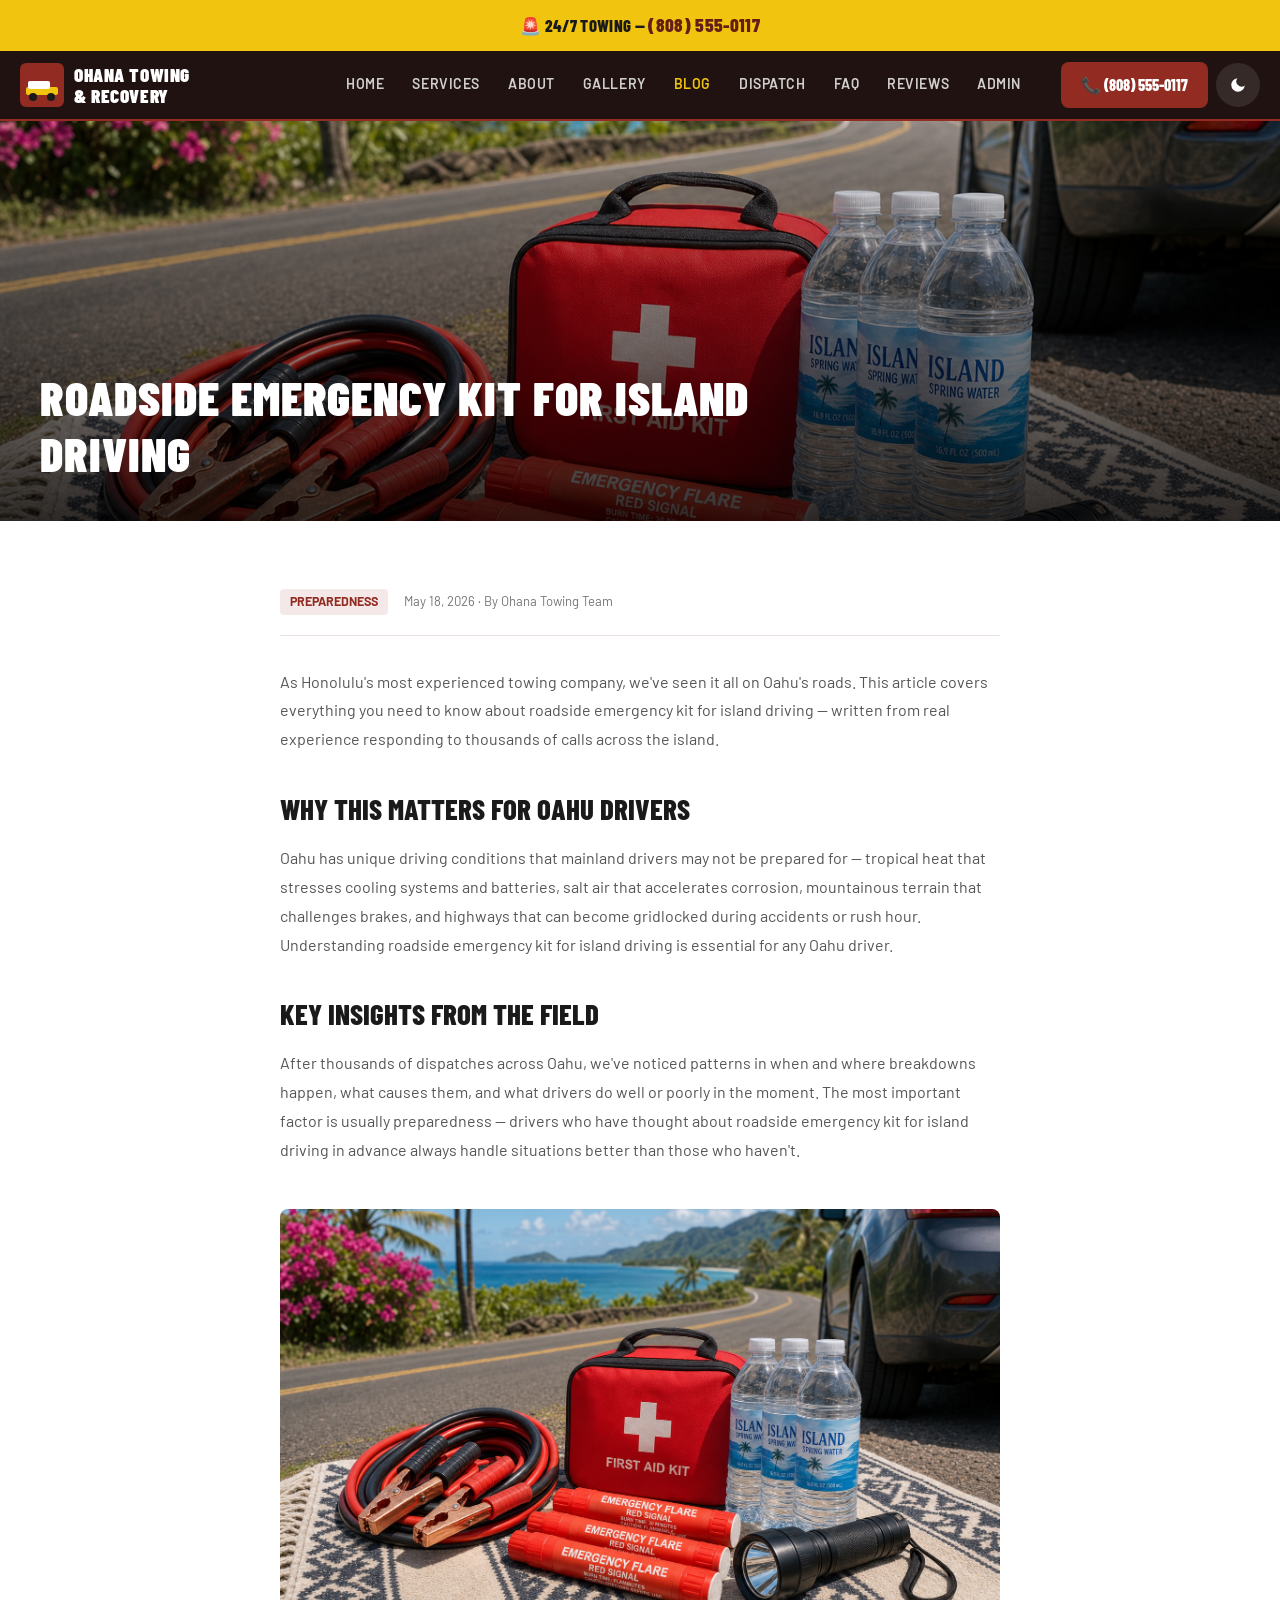
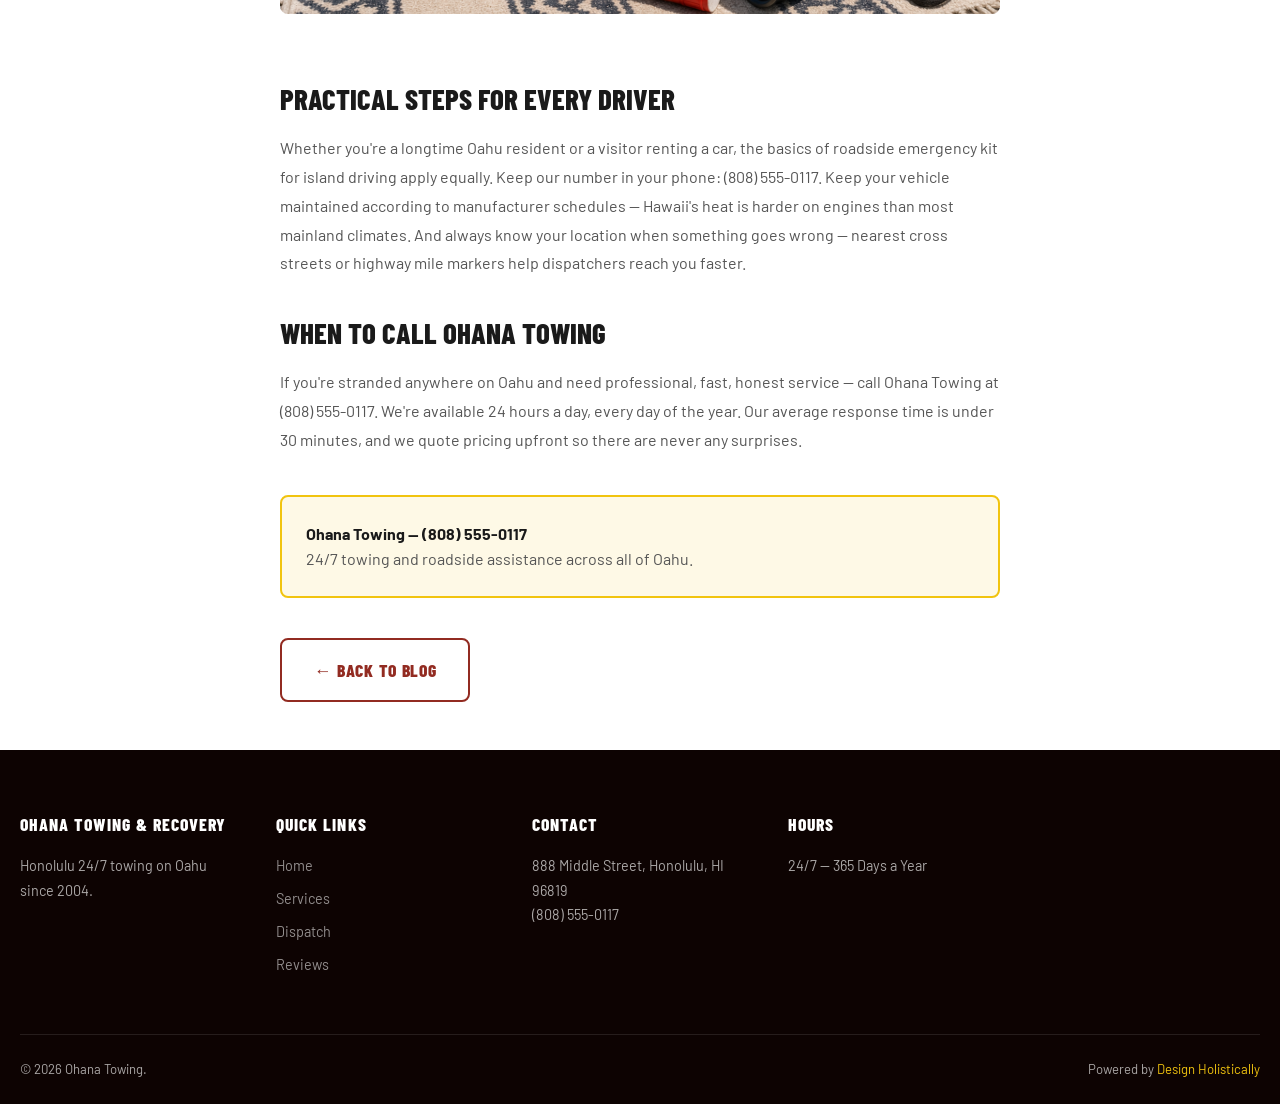
<file: blog-post-2.html>
<!DOCTYPE html><html lang="en" data-theme="light"><head><meta charset="UTF-8"><meta name="viewport" content="width=device-width, initial-scale=1.0"><title>Roadside Emergency Kit for Island Driving — Ohana Towing</title><link rel="stylesheet" href="css/style.css">  <link rel="icon" type="image/x-icon" href="images/favicon.ico">
  <link rel="icon" type="image/png" sizes="32x32" href="images/favicon-32x32.png">
  <link rel="icon" type="image/png" sizes="16x16" href="images/favicon-16x16.png">
  <link rel="apple-touch-icon" sizes="180x180" href="images/apple-touch-icon.png">
</head><body>
<div class="emergency-bar">🚨 24/7 TOWING — <a href="tel:8085550117">(808) 555-0117</a></div>
<header class="site-header"><div class="header-inner"><a href="index.html" class="logo-wrap"><svg width="44" height="44" viewBox="0 0 44 44" fill="none"><rect width="44" height="44" rx="6" fill="#922B21"/><rect x="6" y="24" width="32" height="8" rx="2" fill="#F1C40F"/><rect x="8" y="18" width="22" height="8" rx="2" fill="white"/><circle cx="13" cy="34" r="4" fill="#1a1a1a"/><circle cx="31" cy="34" r="4" fill="#1a1a1a"/></svg><span>Ohana Towing<br>& Recovery</span></a>
<nav class="nav-links"><a href="index.html">Home</a><a href="services.html">Services</a><a href="about.html">About</a><a href="gallery.html">Gallery</a><a href="blog.html" class="active">Blog</a><a href="booking.html">Dispatch</a><a href="faq.html">FAQ</a><a href="reviews.html">Reviews</a><a href="admin.html">Admin</a></nav>
<div class="header-actions"><a href="tel:8085550117" class="btn-call">📞 (808) 555-0117</a><button class="btn-dark-toggle" id="darkToggle" aria-label="Toggle dark mode"><svg viewBox="0 0 24 24"><path d="M21 12.79A9 9 0 1111.21 3 7 7 0 0021 12.79z"/></svg></button><button class="hamburger" id="hamburger" aria-label="Open menu" aria-expanded="false"><span></span><span></span><span></span></button></div></div></header>
<nav class="mobile-nav" id="mobileNav"><a href="index.html">Home</a><a href="services.html">Services</a><a href="about.html">About</a><a href="gallery.html">Gallery</a><a href="blog.html">Blog</a><a href="booking.html">Dispatch</a><a href="faq.html">FAQ</a><a href="reviews.html">Reviews</a><a href="admin.html">Admin</a></nav>
<div class="article-hero"><img src="images/blog-2.png" alt="Roadside Emergency Kit for Island Driving"><div class="article-hero-overlay"><h1>Roadside Emergency Kit for Island Driving</h1></div></div>
<div class="article-body">
<div class="article-meta"><span class="blog-cat">Preparedness</span><span class="blog-date">May 18, 2026 · By Ohana Towing Team</span></div>
<p>As Honolulu's most experienced towing company, we've seen it all on Oahu's roads. This article covers everything you need to know about roadside emergency kit for island driving — written from real experience responding to thousands of calls across the island.</p>
<h2>Why This Matters for Oahu Drivers</h2>
<p>Oahu has unique driving conditions that mainland drivers may not be prepared for — tropical heat that stresses cooling systems and batteries, salt air that accelerates corrosion, mountainous terrain that challenges brakes, and highways that can become gridlocked during accidents or rush hour. Understanding roadside emergency kit for island driving is essential for any Oahu driver.</p>
<h2>Key Insights from the Field</h2>
<p>After thousands of dispatches across Oahu, we've noticed patterns in when and where breakdowns happen, what causes them, and what drivers do well or poorly in the moment. The most important factor is usually preparedness — drivers who have thought about roadside emergency kit for island driving in advance always handle situations better than those who haven't.</p>
<img src="images/blog-2.png" alt="Roadside Emergency Kit for Island Driving" class="article-img-mid">
<h2>Practical Steps for Every Driver</h2>
<p>Whether you're a longtime Oahu resident or a visitor renting a car, the basics of roadside emergency kit for island driving apply equally. Keep our number in your phone: (808) 555-0117. Keep your vehicle maintained according to manufacturer schedules — Hawaii's heat is harder on engines than most mainland climates. And always know your location when something goes wrong — nearest cross streets or highway mile markers help dispatchers reach you faster.</p>
<h2>When to Call Ohana Towing</h2>
<p>If you're stranded anywhere on Oahu and need professional, fast, honest service — call Ohana Towing at (808) 555-0117. We're available 24 hours a day, every day of the year. Our average response time is under 30 minutes, and we quote pricing upfront so there are never any surprises.</p>
<div style="margin-top:40px;padding:24px;background:rgba(241,196,15,0.1);border:2px solid var(--accent);border-radius:var(--radius)"><strong>Ohana Towing — (808) 555-0117</strong><br><span style="color:var(--text-muted)">24/7 towing and roadside assistance across all of Oahu.</span></div>
<div style="margin-top:40px"><a href="blog.html" class="btn btn-outline">← Back to Blog</a></div>
</div>
<footer class="site-footer"><div class="footer-grid"><div class="footer-col"><h4>Ohana Towing & Recovery</h4><p>Honolulu 24/7 towing on Oahu since 2004.</p></div><div class="footer-col"><h4>Quick Links</h4><a href="index.html">Home</a><a href="services.html">Services</a><a href="booking.html">Dispatch</a><a href="reviews.html">Reviews</a></div><div class="footer-col"><h4>Contact</h4><p>888 Middle Street, Honolulu, HI 96819<br>(808) 555-0117</p></div><div class="footer-col"><h4>Hours</h4><p>24/7 — 365 Days a Year</p></div></div><div class="footer-bottom"><span>© 2026 Ohana Towing.</span><span>Powered by <a href="https://designholistically.com" target="_blank">Design Holistically</a></span></div></footer>
<button class="back-to-top" id="backToTop" aria-label="Back to top">↑</button><script src="js/main.js"></script></body></html>
</file>
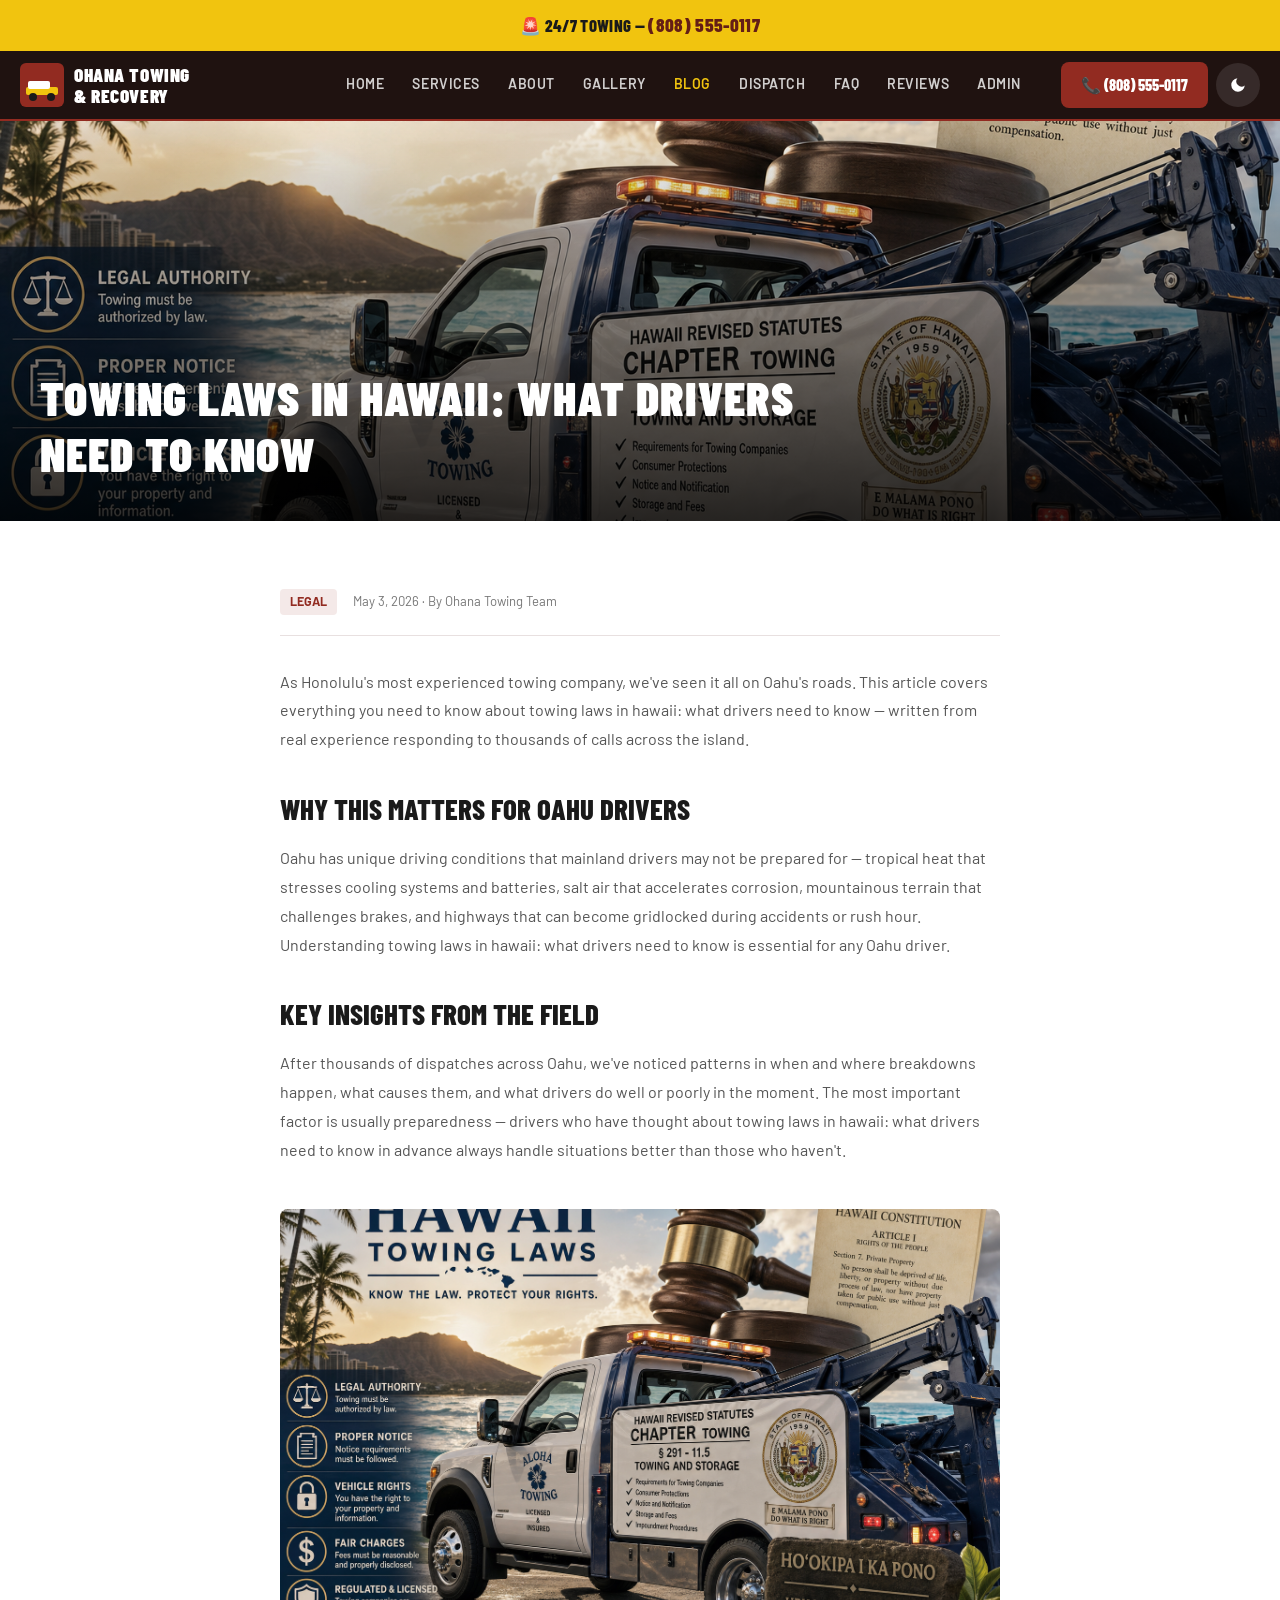
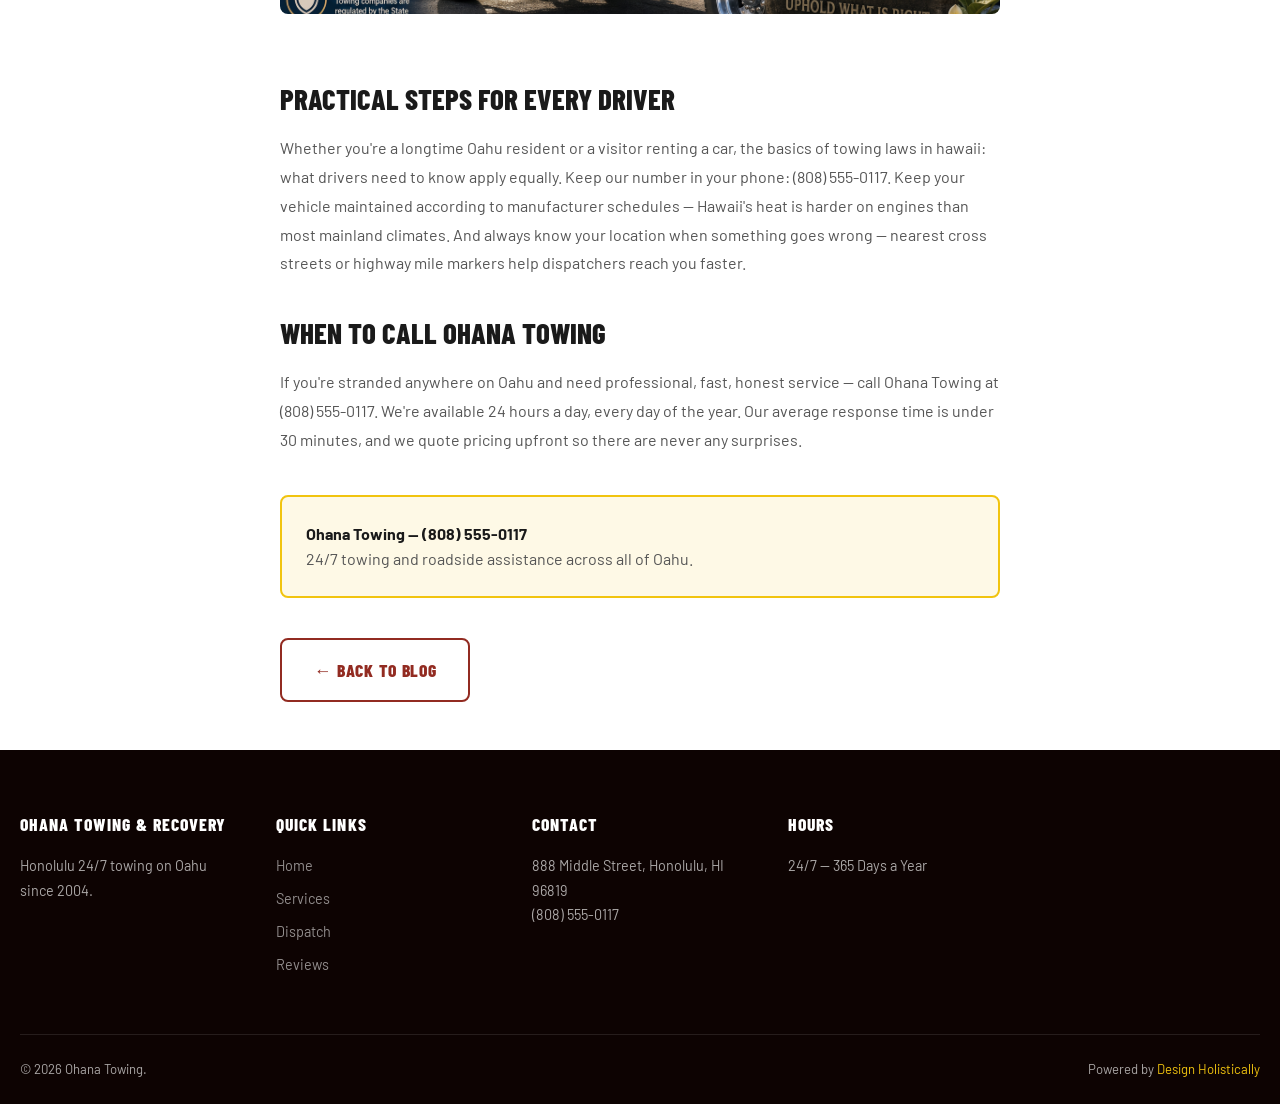
<file: blog-post-3.html>
<!DOCTYPE html><html lang="en" data-theme="light"><head><meta charset="UTF-8"><meta name="viewport" content="width=device-width, initial-scale=1.0"><title>Towing Laws in Hawaii: What Drivers Need to Know — Ohana Towing</title><link rel="stylesheet" href="css/style.css">  <link rel="icon" type="image/x-icon" href="images/favicon.ico">
  <link rel="icon" type="image/png" sizes="32x32" href="images/favicon-32x32.png">
  <link rel="icon" type="image/png" sizes="16x16" href="images/favicon-16x16.png">
  <link rel="apple-touch-icon" sizes="180x180" href="images/apple-touch-icon.png">
</head><body>
<div class="emergency-bar">🚨 24/7 TOWING — <a href="tel:8085550117">(808) 555-0117</a></div>
<header class="site-header"><div class="header-inner"><a href="index.html" class="logo-wrap"><svg width="44" height="44" viewBox="0 0 44 44" fill="none"><rect width="44" height="44" rx="6" fill="#922B21"/><rect x="6" y="24" width="32" height="8" rx="2" fill="#F1C40F"/><rect x="8" y="18" width="22" height="8" rx="2" fill="white"/><circle cx="13" cy="34" r="4" fill="#1a1a1a"/><circle cx="31" cy="34" r="4" fill="#1a1a1a"/></svg><span>Ohana Towing<br>& Recovery</span></a>
<nav class="nav-links"><a href="index.html">Home</a><a href="services.html">Services</a><a href="about.html">About</a><a href="gallery.html">Gallery</a><a href="blog.html" class="active">Blog</a><a href="booking.html">Dispatch</a><a href="faq.html">FAQ</a><a href="reviews.html">Reviews</a><a href="admin.html">Admin</a></nav>
<div class="header-actions"><a href="tel:8085550117" class="btn-call">📞 (808) 555-0117</a><button class="btn-dark-toggle" id="darkToggle" aria-label="Toggle dark mode"><svg viewBox="0 0 24 24"><path d="M21 12.79A9 9 0 1111.21 3 7 7 0 0021 12.79z"/></svg></button><button class="hamburger" id="hamburger" aria-label="Open menu" aria-expanded="false"><span></span><span></span><span></span></button></div></div></header>
<nav class="mobile-nav" id="mobileNav"><a href="index.html">Home</a><a href="services.html">Services</a><a href="about.html">About</a><a href="gallery.html">Gallery</a><a href="blog.html">Blog</a><a href="booking.html">Dispatch</a><a href="faq.html">FAQ</a><a href="reviews.html">Reviews</a><a href="admin.html">Admin</a></nav>
<div class="article-hero"><img src="images/blog-3.png" alt="Towing Laws in Hawaii: What Drivers Need to Know"><div class="article-hero-overlay"><h1>Towing Laws in Hawaii: What Drivers Need to Know</h1></div></div>
<div class="article-body">
<div class="article-meta"><span class="blog-cat">Legal</span><span class="blog-date">May 3, 2026 · By Ohana Towing Team</span></div>
<p>As Honolulu's most experienced towing company, we've seen it all on Oahu's roads. This article covers everything you need to know about towing laws in hawaii: what drivers need to know — written from real experience responding to thousands of calls across the island.</p>
<h2>Why This Matters for Oahu Drivers</h2>
<p>Oahu has unique driving conditions that mainland drivers may not be prepared for — tropical heat that stresses cooling systems and batteries, salt air that accelerates corrosion, mountainous terrain that challenges brakes, and highways that can become gridlocked during accidents or rush hour. Understanding towing laws in hawaii: what drivers need to know is essential for any Oahu driver.</p>
<h2>Key Insights from the Field</h2>
<p>After thousands of dispatches across Oahu, we've noticed patterns in when and where breakdowns happen, what causes them, and what drivers do well or poorly in the moment. The most important factor is usually preparedness — drivers who have thought about towing laws in hawaii: what drivers need to know in advance always handle situations better than those who haven't.</p>
<img src="images/blog-3.png" alt="Towing Laws in Hawaii: What Drivers Need to Know" class="article-img-mid">
<h2>Practical Steps for Every Driver</h2>
<p>Whether you're a longtime Oahu resident or a visitor renting a car, the basics of towing laws in hawaii: what drivers need to know apply equally. Keep our number in your phone: (808) 555-0117. Keep your vehicle maintained according to manufacturer schedules — Hawaii's heat is harder on engines than most mainland climates. And always know your location when something goes wrong — nearest cross streets or highway mile markers help dispatchers reach you faster.</p>
<h2>When to Call Ohana Towing</h2>
<p>If you're stranded anywhere on Oahu and need professional, fast, honest service — call Ohana Towing at (808) 555-0117. We're available 24 hours a day, every day of the year. Our average response time is under 30 minutes, and we quote pricing upfront so there are never any surprises.</p>
<div style="margin-top:40px;padding:24px;background:rgba(241,196,15,0.1);border:2px solid var(--accent);border-radius:var(--radius)"><strong>Ohana Towing — (808) 555-0117</strong><br><span style="color:var(--text-muted)">24/7 towing and roadside assistance across all of Oahu.</span></div>
<div style="margin-top:40px"><a href="blog.html" class="btn btn-outline">← Back to Blog</a></div>
</div>
<footer class="site-footer"><div class="footer-grid"><div class="footer-col"><h4>Ohana Towing & Recovery</h4><p>Honolulu 24/7 towing on Oahu since 2004.</p></div><div class="footer-col"><h4>Quick Links</h4><a href="index.html">Home</a><a href="services.html">Services</a><a href="booking.html">Dispatch</a><a href="reviews.html">Reviews</a></div><div class="footer-col"><h4>Contact</h4><p>888 Middle Street, Honolulu, HI 96819<br>(808) 555-0117</p></div><div class="footer-col"><h4>Hours</h4><p>24/7 — 365 Days a Year</p></div></div><div class="footer-bottom"><span>© 2026 Ohana Towing.</span><span>Powered by <a href="https://designholistically.com" target="_blank">Design Holistically</a></span></div></footer>
<button class="back-to-top" id="backToTop" aria-label="Back to top">↑</button><script src="js/main.js"></script></body></html>
</file>
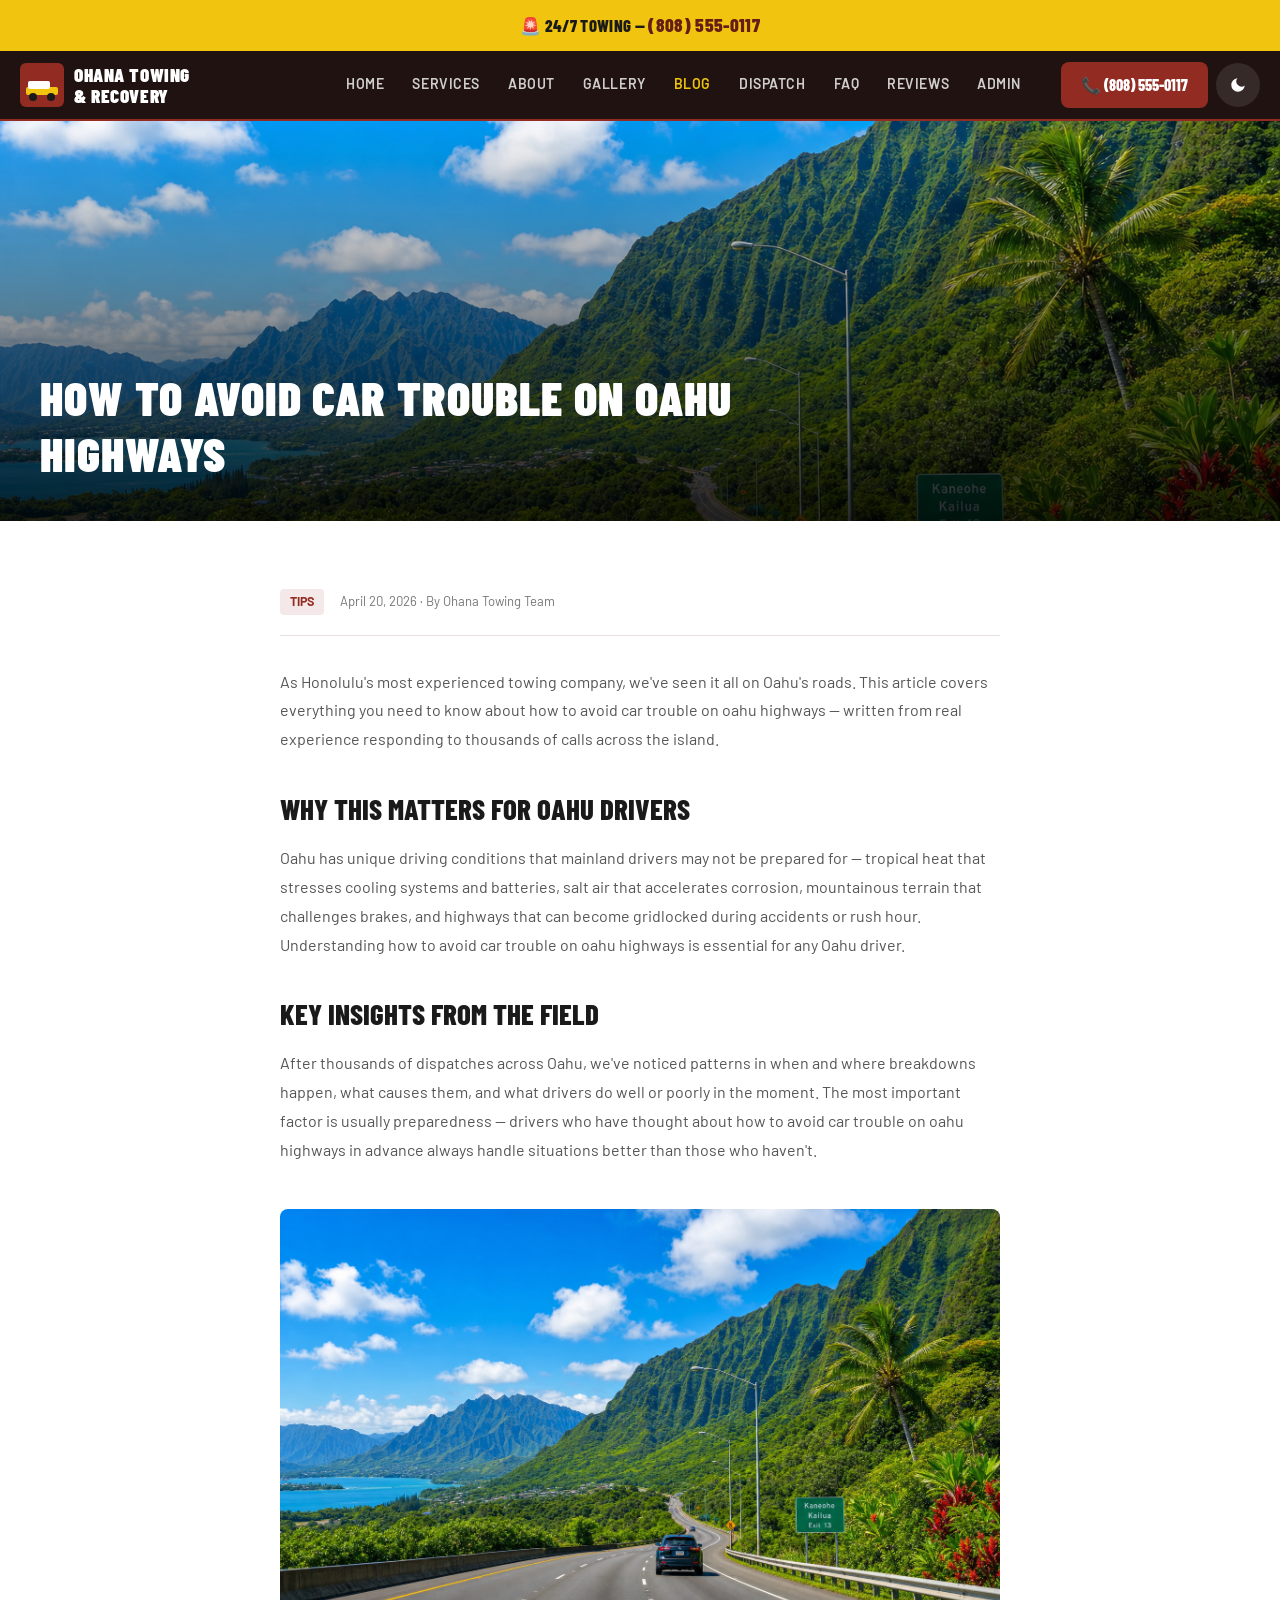
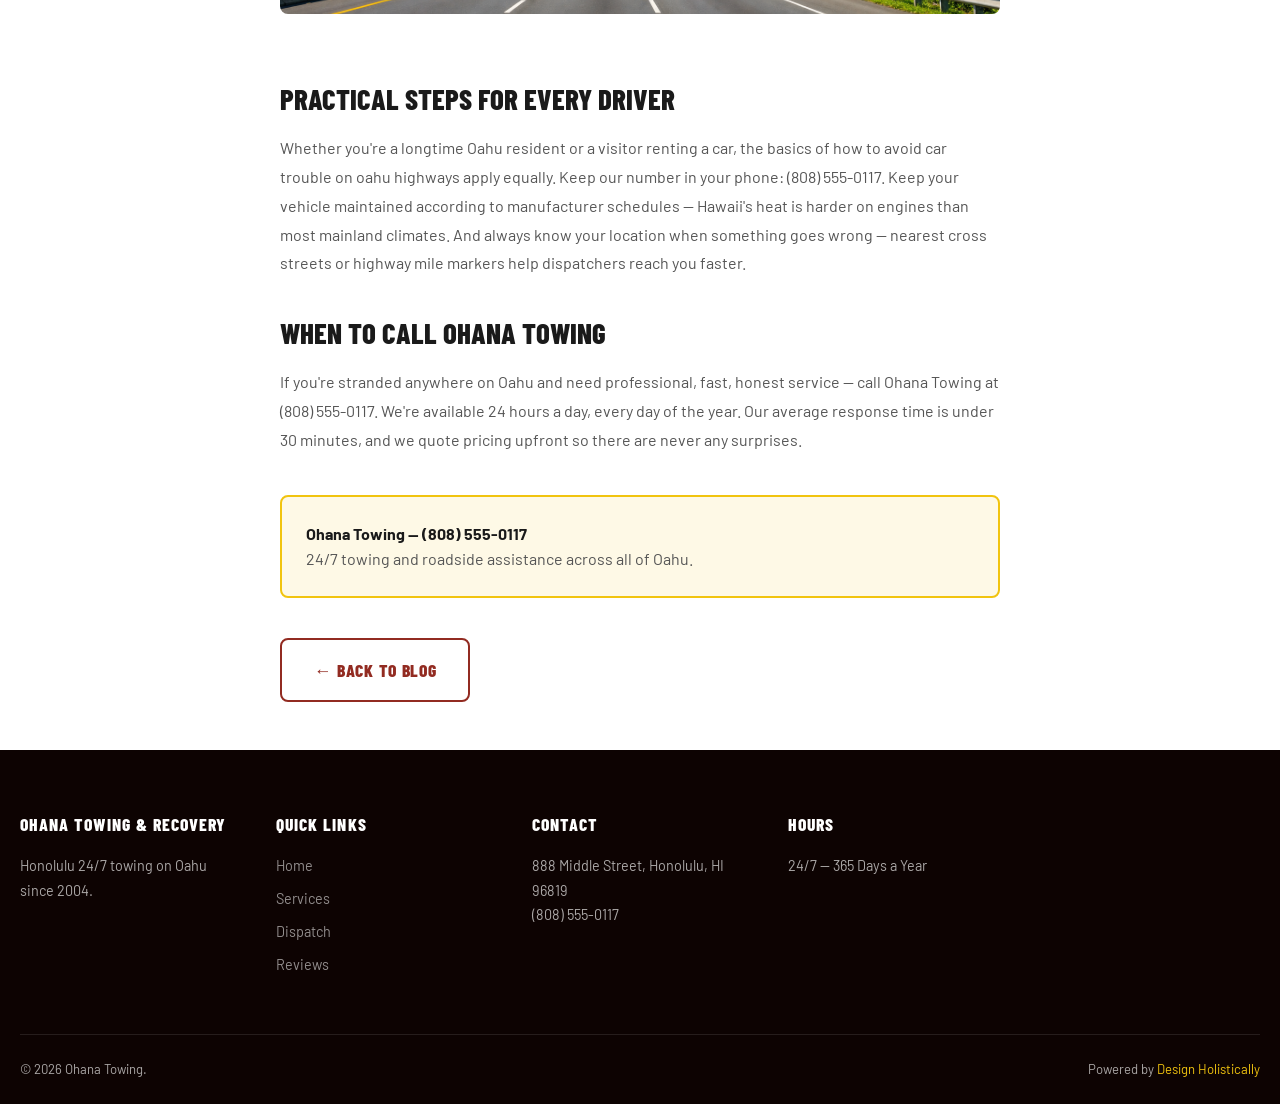
<file: blog-post-4.html>
<!DOCTYPE html><html lang="en" data-theme="light"><head><meta charset="UTF-8"><meta name="viewport" content="width=device-width, initial-scale=1.0"><title>How to Avoid Car Trouble on Oahu Highways — Ohana Towing</title><link rel="stylesheet" href="css/style.css">  <link rel="icon" type="image/x-icon" href="images/favicon.ico">
  <link rel="icon" type="image/png" sizes="32x32" href="images/favicon-32x32.png">
  <link rel="icon" type="image/png" sizes="16x16" href="images/favicon-16x16.png">
  <link rel="apple-touch-icon" sizes="180x180" href="images/apple-touch-icon.png">
</head><body>
<div class="emergency-bar">🚨 24/7 TOWING — <a href="tel:8085550117">(808) 555-0117</a></div>
<header class="site-header"><div class="header-inner"><a href="index.html" class="logo-wrap"><svg width="44" height="44" viewBox="0 0 44 44" fill="none"><rect width="44" height="44" rx="6" fill="#922B21"/><rect x="6" y="24" width="32" height="8" rx="2" fill="#F1C40F"/><rect x="8" y="18" width="22" height="8" rx="2" fill="white"/><circle cx="13" cy="34" r="4" fill="#1a1a1a"/><circle cx="31" cy="34" r="4" fill="#1a1a1a"/></svg><span>Ohana Towing<br>& Recovery</span></a>
<nav class="nav-links"><a href="index.html">Home</a><a href="services.html">Services</a><a href="about.html">About</a><a href="gallery.html">Gallery</a><a href="blog.html" class="active">Blog</a><a href="booking.html">Dispatch</a><a href="faq.html">FAQ</a><a href="reviews.html">Reviews</a><a href="admin.html">Admin</a></nav>
<div class="header-actions"><a href="tel:8085550117" class="btn-call">📞 (808) 555-0117</a><button class="btn-dark-toggle" id="darkToggle" aria-label="Toggle dark mode"><svg viewBox="0 0 24 24"><path d="M21 12.79A9 9 0 1111.21 3 7 7 0 0021 12.79z"/></svg></button><button class="hamburger" id="hamburger" aria-label="Open menu" aria-expanded="false"><span></span><span></span><span></span></button></div></div></header>
<nav class="mobile-nav" id="mobileNav"><a href="index.html">Home</a><a href="services.html">Services</a><a href="about.html">About</a><a href="gallery.html">Gallery</a><a href="blog.html">Blog</a><a href="booking.html">Dispatch</a><a href="faq.html">FAQ</a><a href="reviews.html">Reviews</a><a href="admin.html">Admin</a></nav>
<div class="article-hero"><img src="images/blog-4.png" alt="How to Avoid Car Trouble on Oahu Highways"><div class="article-hero-overlay"><h1>How to Avoid Car Trouble on Oahu Highways</h1></div></div>
<div class="article-body">
<div class="article-meta"><span class="blog-cat">Tips</span><span class="blog-date">April 20, 2026 · By Ohana Towing Team</span></div>
<p>As Honolulu's most experienced towing company, we've seen it all on Oahu's roads. This article covers everything you need to know about how to avoid car trouble on oahu highways — written from real experience responding to thousands of calls across the island.</p>
<h2>Why This Matters for Oahu Drivers</h2>
<p>Oahu has unique driving conditions that mainland drivers may not be prepared for — tropical heat that stresses cooling systems and batteries, salt air that accelerates corrosion, mountainous terrain that challenges brakes, and highways that can become gridlocked during accidents or rush hour. Understanding how to avoid car trouble on oahu highways is essential for any Oahu driver.</p>
<h2>Key Insights from the Field</h2>
<p>After thousands of dispatches across Oahu, we've noticed patterns in when and where breakdowns happen, what causes them, and what drivers do well or poorly in the moment. The most important factor is usually preparedness — drivers who have thought about how to avoid car trouble on oahu highways in advance always handle situations better than those who haven't.</p>
<img src="images/blog-4.png" alt="How to Avoid Car Trouble on Oahu Highways" class="article-img-mid">
<h2>Practical Steps for Every Driver</h2>
<p>Whether you're a longtime Oahu resident or a visitor renting a car, the basics of how to avoid car trouble on oahu highways apply equally. Keep our number in your phone: (808) 555-0117. Keep your vehicle maintained according to manufacturer schedules — Hawaii's heat is harder on engines than most mainland climates. And always know your location when something goes wrong — nearest cross streets or highway mile markers help dispatchers reach you faster.</p>
<h2>When to Call Ohana Towing</h2>
<p>If you're stranded anywhere on Oahu and need professional, fast, honest service — call Ohana Towing at (808) 555-0117. We're available 24 hours a day, every day of the year. Our average response time is under 30 minutes, and we quote pricing upfront so there are never any surprises.</p>
<div style="margin-top:40px;padding:24px;background:rgba(241,196,15,0.1);border:2px solid var(--accent);border-radius:var(--radius)"><strong>Ohana Towing — (808) 555-0117</strong><br><span style="color:var(--text-muted)">24/7 towing and roadside assistance across all of Oahu.</span></div>
<div style="margin-top:40px"><a href="blog.html" class="btn btn-outline">← Back to Blog</a></div>
</div>
<footer class="site-footer"><div class="footer-grid"><div class="footer-col"><h4>Ohana Towing & Recovery</h4><p>Honolulu 24/7 towing on Oahu since 2004.</p></div><div class="footer-col"><h4>Quick Links</h4><a href="index.html">Home</a><a href="services.html">Services</a><a href="booking.html">Dispatch</a><a href="reviews.html">Reviews</a></div><div class="footer-col"><h4>Contact</h4><p>888 Middle Street, Honolulu, HI 96819<br>(808) 555-0117</p></div><div class="footer-col"><h4>Hours</h4><p>24/7 — 365 Days a Year</p></div></div><div class="footer-bottom"><span>© 2026 Ohana Towing.</span><span>Powered by <a href="https://designholistically.com" target="_blank">Design Holistically</a></span></div></footer>
<button class="back-to-top" id="backToTop" aria-label="Back to top">↑</button><script src="js/main.js"></script></body></html>
</file>
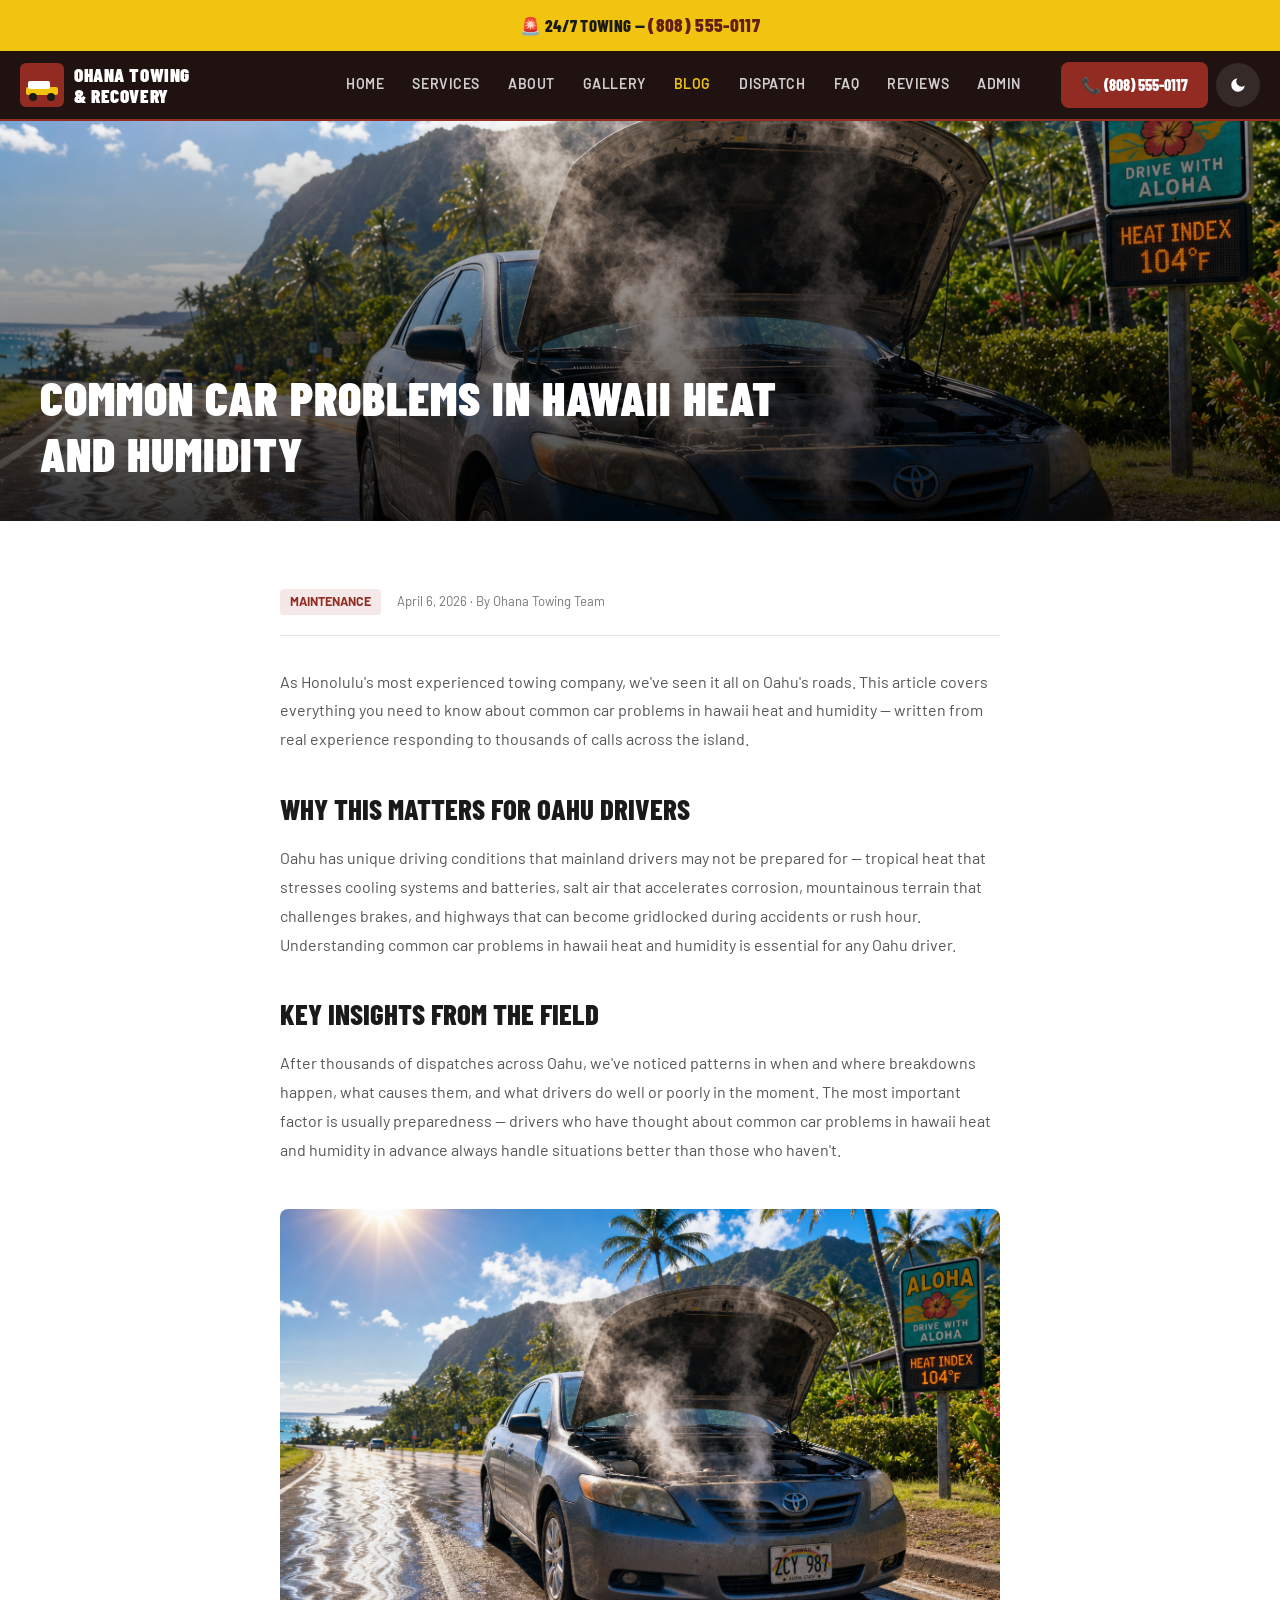
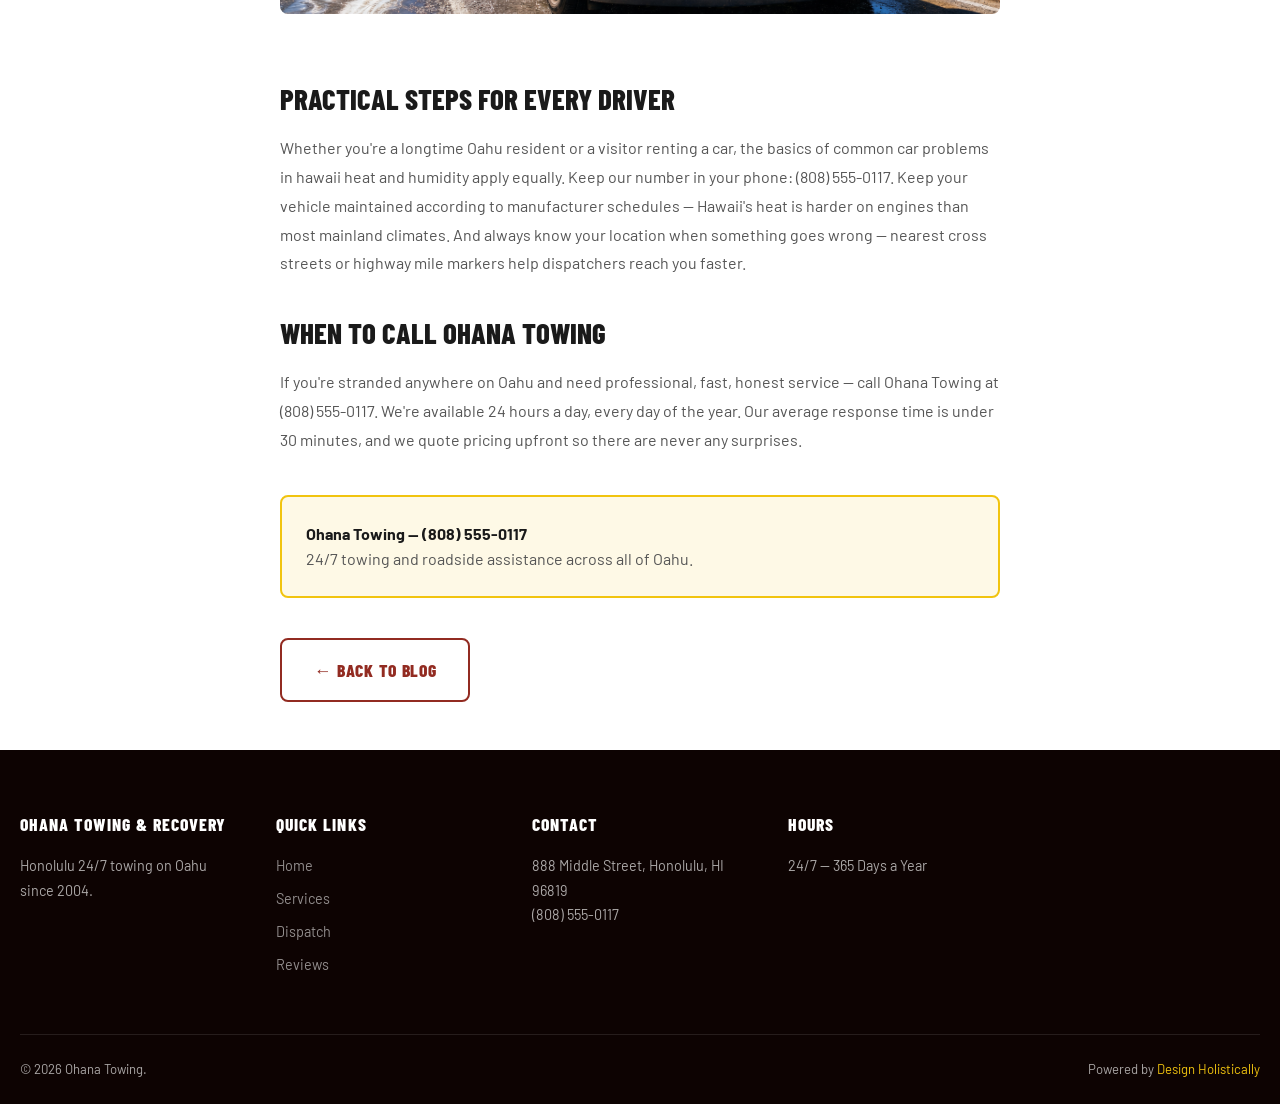
<file: blog-post-5.html>
<!DOCTYPE html><html lang="en" data-theme="light"><head><meta charset="UTF-8"><meta name="viewport" content="width=device-width, initial-scale=1.0"><title>Common Car Problems in Hawaii Heat and Humidity — Ohana Towing</title><link rel="stylesheet" href="css/style.css">  <link rel="icon" type="image/x-icon" href="images/favicon.ico">
  <link rel="icon" type="image/png" sizes="32x32" href="images/favicon-32x32.png">
  <link rel="icon" type="image/png" sizes="16x16" href="images/favicon-16x16.png">
  <link rel="apple-touch-icon" sizes="180x180" href="images/apple-touch-icon.png">
</head><body>
<div class="emergency-bar">🚨 24/7 TOWING — <a href="tel:8085550117">(808) 555-0117</a></div>
<header class="site-header"><div class="header-inner"><a href="index.html" class="logo-wrap"><svg width="44" height="44" viewBox="0 0 44 44" fill="none"><rect width="44" height="44" rx="6" fill="#922B21"/><rect x="6" y="24" width="32" height="8" rx="2" fill="#F1C40F"/><rect x="8" y="18" width="22" height="8" rx="2" fill="white"/><circle cx="13" cy="34" r="4" fill="#1a1a1a"/><circle cx="31" cy="34" r="4" fill="#1a1a1a"/></svg><span>Ohana Towing<br>& Recovery</span></a>
<nav class="nav-links"><a href="index.html">Home</a><a href="services.html">Services</a><a href="about.html">About</a><a href="gallery.html">Gallery</a><a href="blog.html" class="active">Blog</a><a href="booking.html">Dispatch</a><a href="faq.html">FAQ</a><a href="reviews.html">Reviews</a><a href="admin.html">Admin</a></nav>
<div class="header-actions"><a href="tel:8085550117" class="btn-call">📞 (808) 555-0117</a><button class="btn-dark-toggle" id="darkToggle" aria-label="Toggle dark mode"><svg viewBox="0 0 24 24"><path d="M21 12.79A9 9 0 1111.21 3 7 7 0 0021 12.79z"/></svg></button><button class="hamburger" id="hamburger" aria-label="Open menu" aria-expanded="false"><span></span><span></span><span></span></button></div></div></header>
<nav class="mobile-nav" id="mobileNav"><a href="index.html">Home</a><a href="services.html">Services</a><a href="about.html">About</a><a href="gallery.html">Gallery</a><a href="blog.html">Blog</a><a href="booking.html">Dispatch</a><a href="faq.html">FAQ</a><a href="reviews.html">Reviews</a><a href="admin.html">Admin</a></nav>
<div class="article-hero"><img src="images/blog-5.png" alt="Common Car Problems in Hawaii Heat and Humidity"><div class="article-hero-overlay"><h1>Common Car Problems in Hawaii Heat and Humidity</h1></div></div>
<div class="article-body">
<div class="article-meta"><span class="blog-cat">Maintenance</span><span class="blog-date">April 6, 2026 · By Ohana Towing Team</span></div>
<p>As Honolulu's most experienced towing company, we've seen it all on Oahu's roads. This article covers everything you need to know about common car problems in hawaii heat and humidity — written from real experience responding to thousands of calls across the island.</p>
<h2>Why This Matters for Oahu Drivers</h2>
<p>Oahu has unique driving conditions that mainland drivers may not be prepared for — tropical heat that stresses cooling systems and batteries, salt air that accelerates corrosion, mountainous terrain that challenges brakes, and highways that can become gridlocked during accidents or rush hour. Understanding common car problems in hawaii heat and humidity is essential for any Oahu driver.</p>
<h2>Key Insights from the Field</h2>
<p>After thousands of dispatches across Oahu, we've noticed patterns in when and where breakdowns happen, what causes them, and what drivers do well or poorly in the moment. The most important factor is usually preparedness — drivers who have thought about common car problems in hawaii heat and humidity in advance always handle situations better than those who haven't.</p>
<img src="images/blog-5.png" alt="Common Car Problems in Hawaii Heat and Humidity" class="article-img-mid">
<h2>Practical Steps for Every Driver</h2>
<p>Whether you're a longtime Oahu resident or a visitor renting a car, the basics of common car problems in hawaii heat and humidity apply equally. Keep our number in your phone: (808) 555-0117. Keep your vehicle maintained according to manufacturer schedules — Hawaii's heat is harder on engines than most mainland climates. And always know your location when something goes wrong — nearest cross streets or highway mile markers help dispatchers reach you faster.</p>
<h2>When to Call Ohana Towing</h2>
<p>If you're stranded anywhere on Oahu and need professional, fast, honest service — call Ohana Towing at (808) 555-0117. We're available 24 hours a day, every day of the year. Our average response time is under 30 minutes, and we quote pricing upfront so there are never any surprises.</p>
<div style="margin-top:40px;padding:24px;background:rgba(241,196,15,0.1);border:2px solid var(--accent);border-radius:var(--radius)"><strong>Ohana Towing — (808) 555-0117</strong><br><span style="color:var(--text-muted)">24/7 towing and roadside assistance across all of Oahu.</span></div>
<div style="margin-top:40px"><a href="blog.html" class="btn btn-outline">← Back to Blog</a></div>
</div>
<footer class="site-footer"><div class="footer-grid"><div class="footer-col"><h4>Ohana Towing & Recovery</h4><p>Honolulu 24/7 towing on Oahu since 2004.</p></div><div class="footer-col"><h4>Quick Links</h4><a href="index.html">Home</a><a href="services.html">Services</a><a href="booking.html">Dispatch</a><a href="reviews.html">Reviews</a></div><div class="footer-col"><h4>Contact</h4><p>888 Middle Street, Honolulu, HI 96819<br>(808) 555-0117</p></div><div class="footer-col"><h4>Hours</h4><p>24/7 — 365 Days a Year</p></div></div><div class="footer-bottom"><span>© 2026 Ohana Towing.</span><span>Powered by <a href="https://designholistically.com" target="_blank">Design Holistically</a></span></div></footer>
<button class="back-to-top" id="backToTop" aria-label="Back to top">↑</button><script src="js/main.js"></script></body></html>
</file>
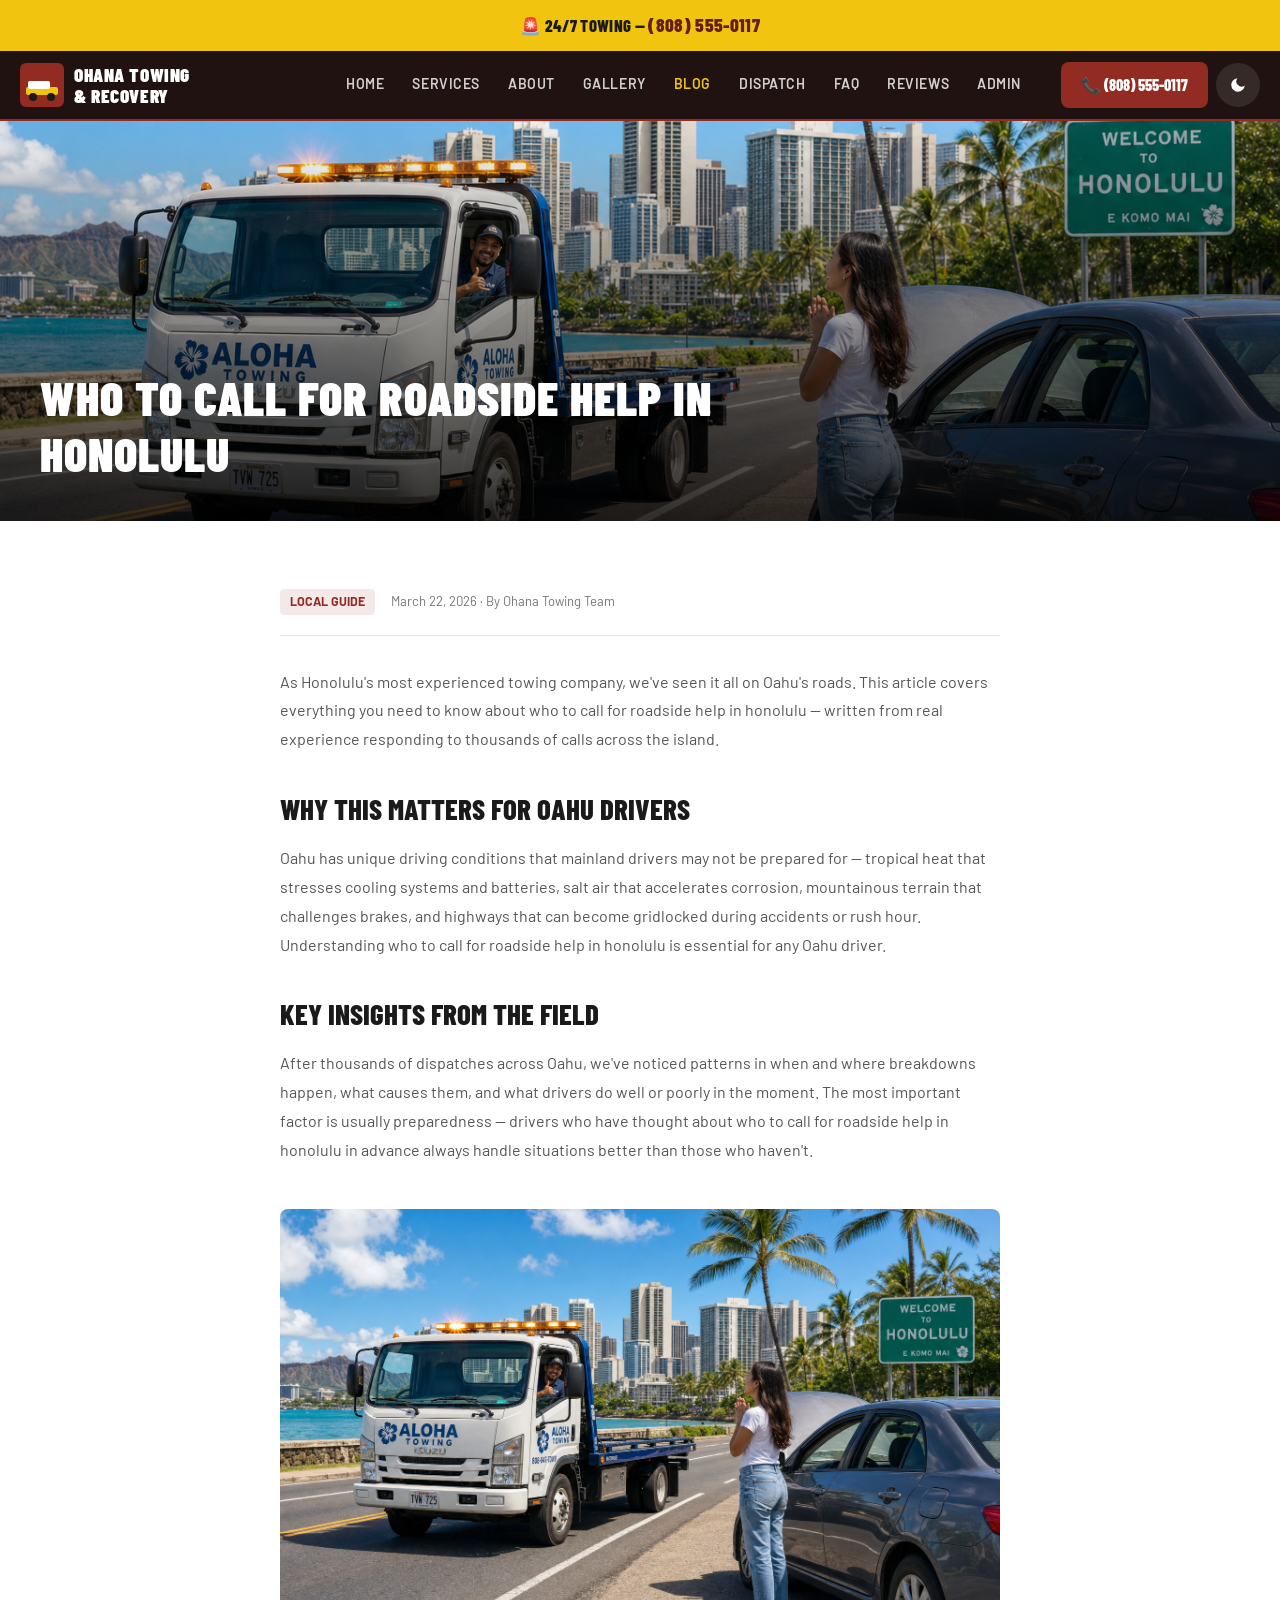
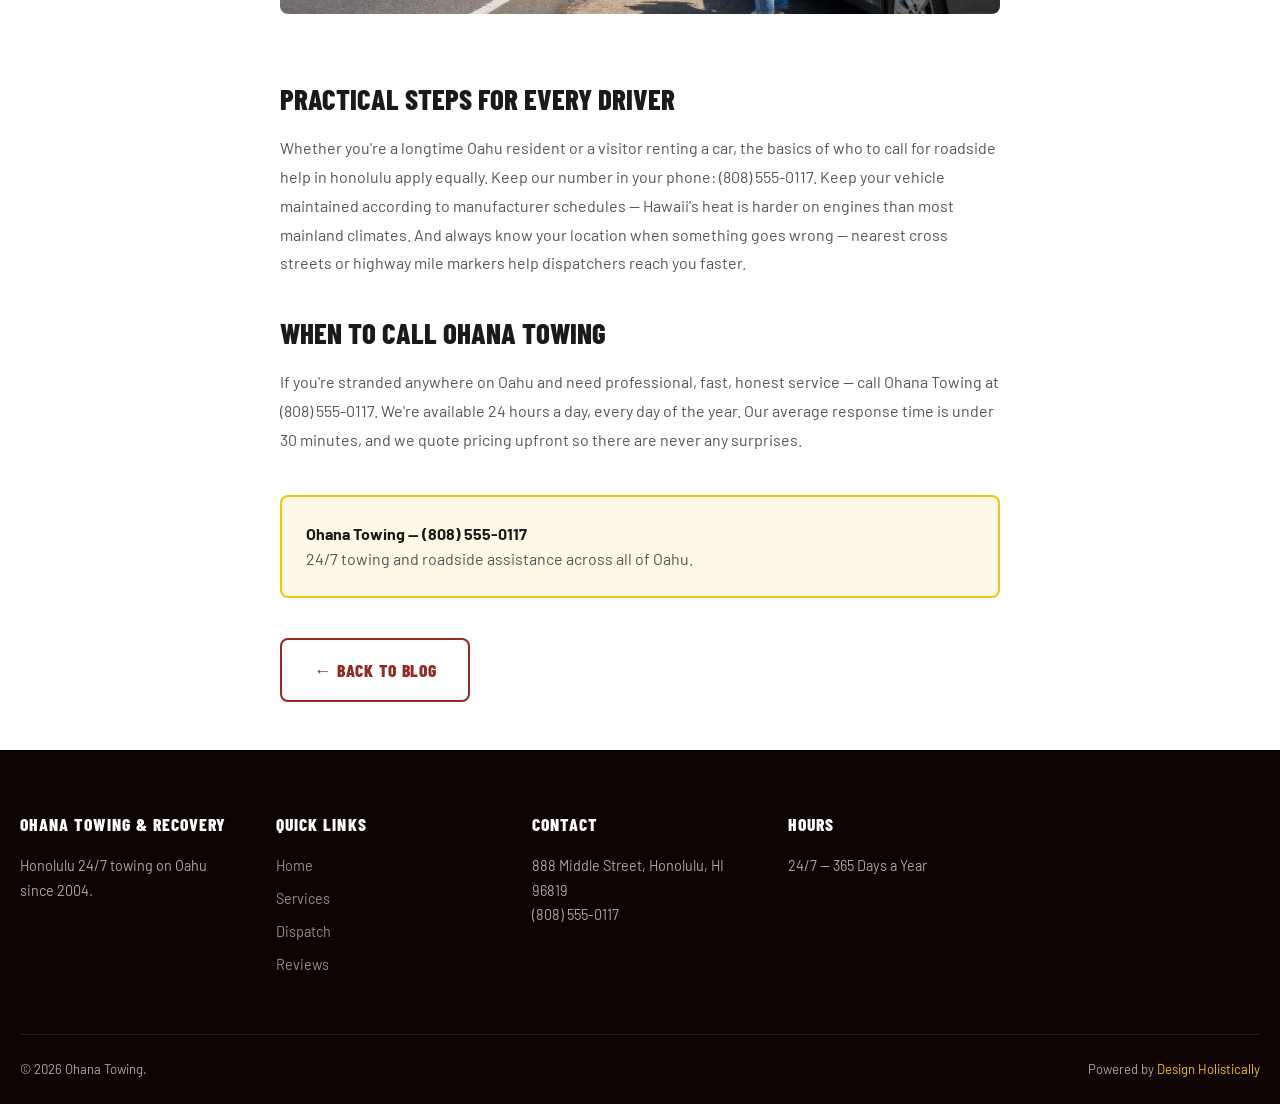
<file: blog-post-6.html>
<!DOCTYPE html><html lang="en" data-theme="light"><head><meta charset="UTF-8"><meta name="viewport" content="width=device-width, initial-scale=1.0"><title>Who to Call for Roadside Help in Honolulu — Ohana Towing</title><link rel="stylesheet" href="css/style.css">  <link rel="icon" type="image/x-icon" href="images/favicon.ico">
  <link rel="icon" type="image/png" sizes="32x32" href="images/favicon-32x32.png">
  <link rel="icon" type="image/png" sizes="16x16" href="images/favicon-16x16.png">
  <link rel="apple-touch-icon" sizes="180x180" href="images/apple-touch-icon.png">
</head><body>
<div class="emergency-bar">🚨 24/7 TOWING — <a href="tel:8085550117">(808) 555-0117</a></div>
<header class="site-header"><div class="header-inner"><a href="index.html" class="logo-wrap"><svg width="44" height="44" viewBox="0 0 44 44" fill="none"><rect width="44" height="44" rx="6" fill="#922B21"/><rect x="6" y="24" width="32" height="8" rx="2" fill="#F1C40F"/><rect x="8" y="18" width="22" height="8" rx="2" fill="white"/><circle cx="13" cy="34" r="4" fill="#1a1a1a"/><circle cx="31" cy="34" r="4" fill="#1a1a1a"/></svg><span>Ohana Towing<br>& Recovery</span></a>
<nav class="nav-links"><a href="index.html">Home</a><a href="services.html">Services</a><a href="about.html">About</a><a href="gallery.html">Gallery</a><a href="blog.html" class="active">Blog</a><a href="booking.html">Dispatch</a><a href="faq.html">FAQ</a><a href="reviews.html">Reviews</a><a href="admin.html">Admin</a></nav>
<div class="header-actions"><a href="tel:8085550117" class="btn-call">📞 (808) 555-0117</a><button class="btn-dark-toggle" id="darkToggle" aria-label="Toggle dark mode"><svg viewBox="0 0 24 24"><path d="M21 12.79A9 9 0 1111.21 3 7 7 0 0021 12.79z"/></svg></button><button class="hamburger" id="hamburger" aria-label="Open menu" aria-expanded="false"><span></span><span></span><span></span></button></div></div></header>
<nav class="mobile-nav" id="mobileNav"><a href="index.html">Home</a><a href="services.html">Services</a><a href="about.html">About</a><a href="gallery.html">Gallery</a><a href="blog.html">Blog</a><a href="booking.html">Dispatch</a><a href="faq.html">FAQ</a><a href="reviews.html">Reviews</a><a href="admin.html">Admin</a></nav>
<div class="article-hero"><img src="images/blog-6.png" alt="Who to Call for Roadside Help in Honolulu"><div class="article-hero-overlay"><h1>Who to Call for Roadside Help in Honolulu</h1></div></div>
<div class="article-body">
<div class="article-meta"><span class="blog-cat">Local Guide</span><span class="blog-date">March 22, 2026 · By Ohana Towing Team</span></div>
<p>As Honolulu's most experienced towing company, we've seen it all on Oahu's roads. This article covers everything you need to know about who to call for roadside help in honolulu — written from real experience responding to thousands of calls across the island.</p>
<h2>Why This Matters for Oahu Drivers</h2>
<p>Oahu has unique driving conditions that mainland drivers may not be prepared for — tropical heat that stresses cooling systems and batteries, salt air that accelerates corrosion, mountainous terrain that challenges brakes, and highways that can become gridlocked during accidents or rush hour. Understanding who to call for roadside help in honolulu is essential for any Oahu driver.</p>
<h2>Key Insights from the Field</h2>
<p>After thousands of dispatches across Oahu, we've noticed patterns in when and where breakdowns happen, what causes them, and what drivers do well or poorly in the moment. The most important factor is usually preparedness — drivers who have thought about who to call for roadside help in honolulu in advance always handle situations better than those who haven't.</p>
<img src="images/blog-6.png" alt="Who to Call for Roadside Help in Honolulu" class="article-img-mid">
<h2>Practical Steps for Every Driver</h2>
<p>Whether you're a longtime Oahu resident or a visitor renting a car, the basics of who to call for roadside help in honolulu apply equally. Keep our number in your phone: (808) 555-0117. Keep your vehicle maintained according to manufacturer schedules — Hawaii's heat is harder on engines than most mainland climates. And always know your location when something goes wrong — nearest cross streets or highway mile markers help dispatchers reach you faster.</p>
<h2>When to Call Ohana Towing</h2>
<p>If you're stranded anywhere on Oahu and need professional, fast, honest service — call Ohana Towing at (808) 555-0117. We're available 24 hours a day, every day of the year. Our average response time is under 30 minutes, and we quote pricing upfront so there are never any surprises.</p>
<div style="margin-top:40px;padding:24px;background:rgba(241,196,15,0.1);border:2px solid var(--accent);border-radius:var(--radius)"><strong>Ohana Towing — (808) 555-0117</strong><br><span style="color:var(--text-muted)">24/7 towing and roadside assistance across all of Oahu.</span></div>
<div style="margin-top:40px"><a href="blog.html" class="btn btn-outline">← Back to Blog</a></div>
</div>
<footer class="site-footer"><div class="footer-grid"><div class="footer-col"><h4>Ohana Towing & Recovery</h4><p>Honolulu 24/7 towing on Oahu since 2004.</p></div><div class="footer-col"><h4>Quick Links</h4><a href="index.html">Home</a><a href="services.html">Services</a><a href="booking.html">Dispatch</a><a href="reviews.html">Reviews</a></div><div class="footer-col"><h4>Contact</h4><p>888 Middle Street, Honolulu, HI 96819<br>(808) 555-0117</p></div><div class="footer-col"><h4>Hours</h4><p>24/7 — 365 Days a Year</p></div></div><div class="footer-bottom"><span>© 2026 Ohana Towing.</span><span>Powered by <a href="https://designholistically.com" target="_blank">Design Holistically</a></span></div></footer>
<button class="back-to-top" id="backToTop" aria-label="Back to top">↑</button><script src="js/main.js"></script></body></html>
</file>
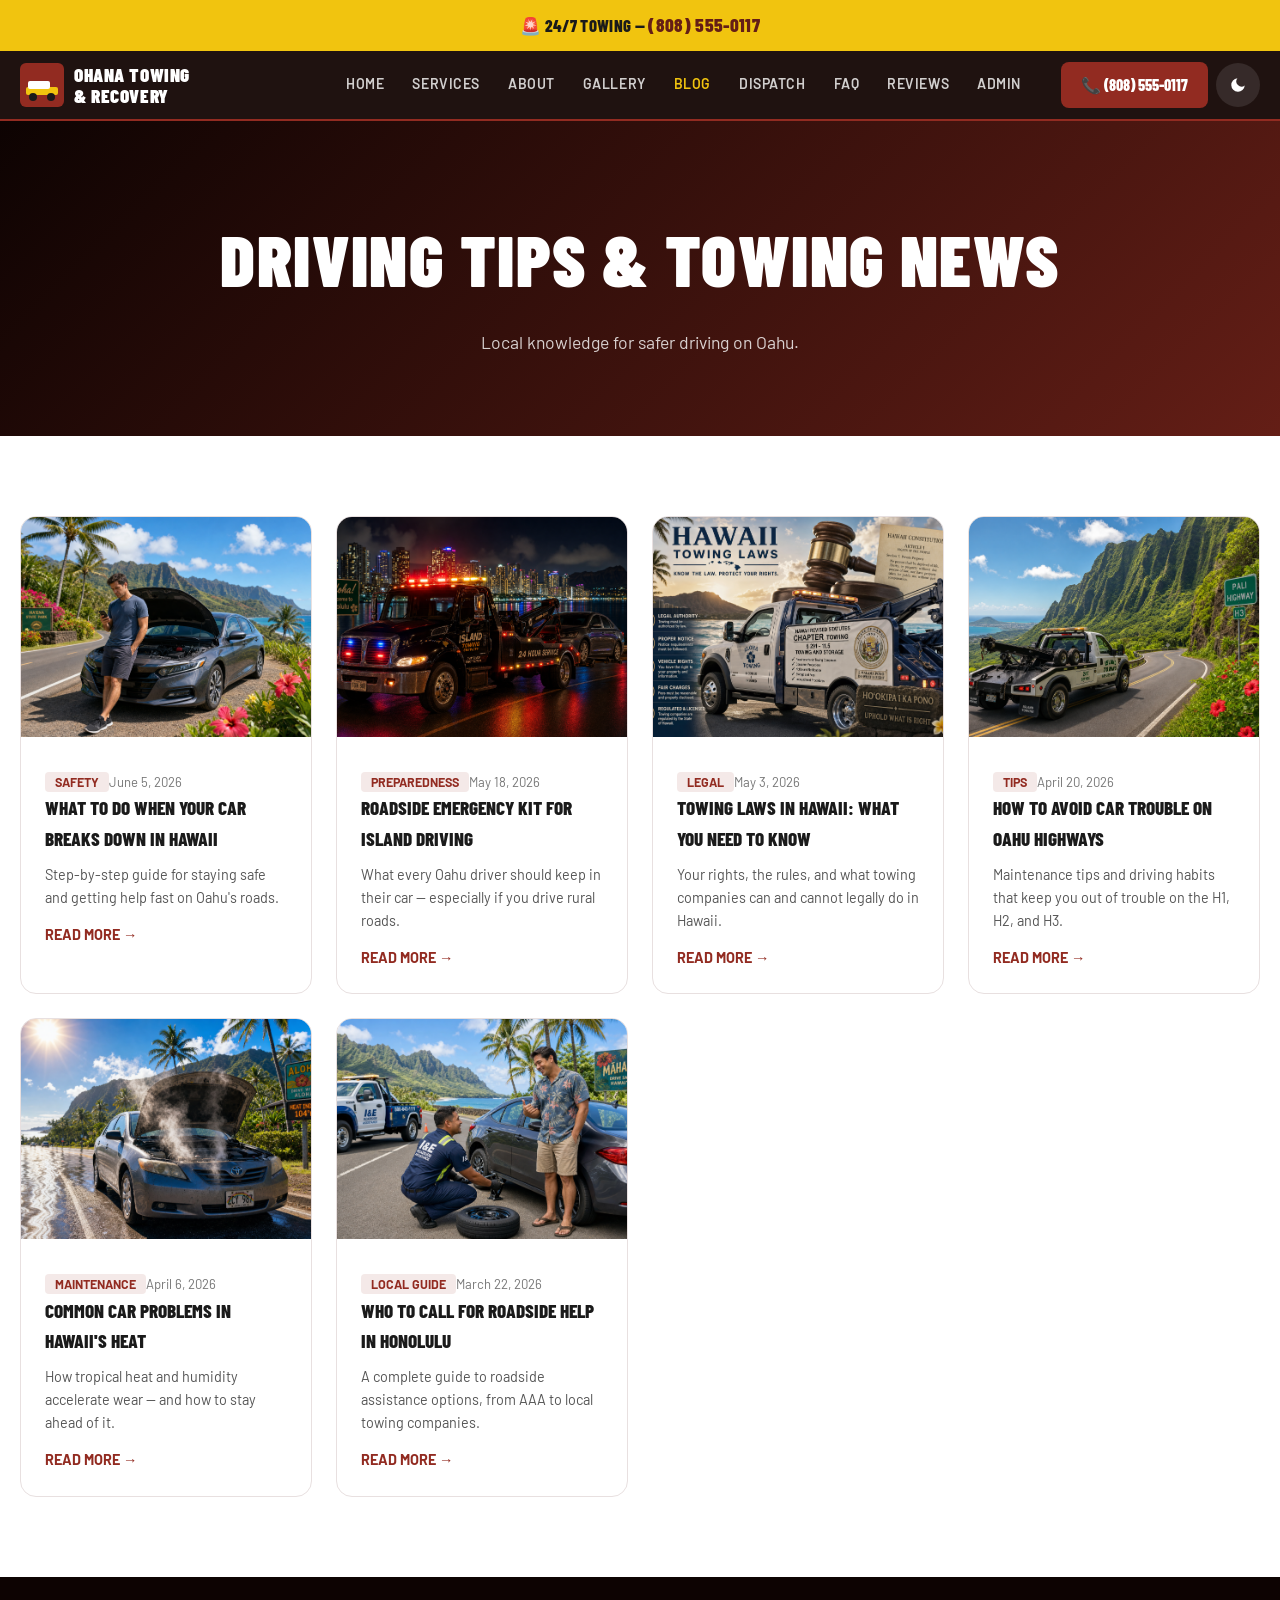
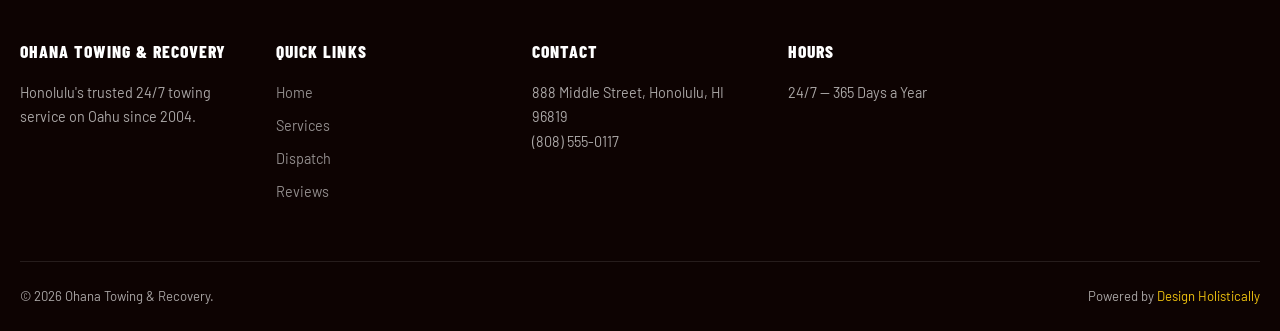
<file: blog.html>
<!DOCTYPE html>
<html lang="en" data-theme="light">
<head>
<meta charset="UTF-8"><meta name="viewport" content="width=device-width, initial-scale=1.0">
<title>Blog — Ohana Towing & Recovery | Honolulu Driving Tips</title>
<link rel="stylesheet" href="css/style.css">
  <link rel="icon" type="image/x-icon" href="images/favicon.ico">
  <link rel="icon" type="image/png" sizes="32x32" href="images/favicon-32x32.png">
  <link rel="icon" type="image/png" sizes="16x16" href="images/favicon-16x16.png">
  <link rel="apple-touch-icon" sizes="180x180" href="images/apple-touch-icon.png">
</head>
<body>
<div class="emergency-bar">🚨 24/7 TOWING — <a href="tel:8085550117">(808) 555-0117</a></div>
<header class="site-header">
  <div class="header-inner">
    <a href="index.html" class="logo-wrap"><svg width="44" height="44" viewBox="0 0 44 44" fill="none"><rect width="44" height="44" rx="6" fill="#922B21"/><rect x="6" y="24" width="32" height="8" rx="2" fill="#F1C40F"/><rect x="8" y="18" width="22" height="8" rx="2" fill="white"/><circle cx="13" cy="34" r="4" fill="#1a1a1a"/><circle cx="31" cy="34" r="4" fill="#1a1a1a"/></svg><span>Ohana Towing<br>& Recovery</span></a>
    <nav class="nav-links"><a href="index.html">Home</a><a href="services.html">Services</a><a href="about.html">About</a><a href="gallery.html">Gallery</a><a href="blog.html" class="active">Blog</a><a href="booking.html">Dispatch</a><a href="faq.html">FAQ</a><a href="reviews.html">Reviews</a><a href="admin.html">Admin</a></nav>
    <div class="header-actions"><a href="tel:8085550117" class="btn-call">📞 (808) 555-0117</a><button class="btn-dark-toggle" id="darkToggle" aria-label="Toggle dark mode"><svg viewBox="0 0 24 24"><path d="M21 12.79A9 9 0 1111.21 3 7 7 0 0021 12.79z"/></svg></button><button class="hamburger" id="hamburger" aria-label="Open menu" aria-expanded="false"><span></span><span></span><span></span></button></div>
  </div>
</header>
<nav class="mobile-nav" id="mobileNav"><a href="index.html">Home</a><a href="services.html">Services</a><a href="about.html">About</a><a href="gallery.html">Gallery</a><a href="blog.html">Blog</a><a href="booking.html">Dispatch</a><a href="faq.html">FAQ</a><a href="reviews.html">Reviews</a><a href="admin.html">Admin</a></nav>
<div class="page-hero"><h1>Driving Tips & Towing News</h1><p>Local knowledge for safer driving on Oahu.</p></div>
<section class="section"><div class="container"><div class="grid-3">
<div class="blog-card fade-up"><img src="images/blog-1.png" alt="Car breakdown Hawaii"><div class="blog-card-body"><div class="blog-meta"><span class="blog-cat">Safety</span><span class="blog-date">June 5, 2026</span></div><h3>What To Do When Your Car Breaks Down in Hawaii</h3><p>Step-by-step guide for staying safe and getting help fast on Oahu's roads.</p><a href="blog-post-1.html">Read More →</a></div></div>
<div class="blog-card fade-up"><img src="images/gallery-5.png" alt="Emergency kit"><div class="blog-card-body"><div class="blog-meta"><span class="blog-cat">Preparedness</span><span class="blog-date">May 18, 2026</span></div><h3>Roadside Emergency Kit for Island Driving</h3><p>What every Oahu driver should keep in their car — especially if you drive rural roads.</p><a href="blog-post-2.html">Read More →</a></div></div>
<div class="blog-card fade-up"><img src="images/blog-3.png" alt="Towing laws Hawaii"><div class="blog-card-body"><div class="blog-meta"><span class="blog-cat">Legal</span><span class="blog-date">May 3, 2026</span></div><h3>Towing Laws in Hawaii: What You Need to Know</h3><p>Your rights, the rules, and what towing companies can and cannot legally do in Hawaii.</p><a href="blog-post-3.html">Read More →</a></div></div>
<div class="blog-card fade-up"><img src="images/gallery-2.png" alt="Oahu highways"><div class="blog-card-body"><div class="blog-meta"><span class="blog-cat">Tips</span><span class="blog-date">April 20, 2026</span></div><h3>How to Avoid Car Trouble on Oahu Highways</h3><p>Maintenance tips and driving habits that keep you out of trouble on the H1, H2, and H3.</p><a href="blog-post-4.html">Read More →</a></div></div>
<div class="blog-card fade-up"><img src="images/blog-5.png" alt="Hawaii heat car problems"><div class="blog-card-body"><div class="blog-meta"><span class="blog-cat">Maintenance</span><span class="blog-date">April 6, 2026</span></div><h3>Common Car Problems in Hawaii's Heat</h3><p>How tropical heat and humidity accelerate wear — and how to stay ahead of it.</p><a href="blog-post-5.html">Read More →</a></div></div>
<div class="blog-card fade-up"><img src="images/service-roadside.png" alt="Roadside help Honolulu"><div class="blog-card-body"><div class="blog-meta"><span class="blog-cat">Local Guide</span><span class="blog-date">March 22, 2026</span></div><h3>Who to Call for Roadside Help in Honolulu</h3><p>A complete guide to roadside assistance options, from AAA to local towing companies.</p><a href="blog-post-6.html">Read More →</a></div></div>
</div></div></section>
<footer class="site-footer">
  <div class="footer-grid"><div class="footer-col"><h4>Ohana Towing & Recovery</h4><p>Honolulu's trusted 24/7 towing service on Oahu since 2004.</p></div><div class="footer-col"><h4>Quick Links</h4><a href="index.html">Home</a><a href="services.html">Services</a><a href="booking.html">Dispatch</a><a href="reviews.html">Reviews</a></div><div class="footer-col"><h4>Contact</h4><p>888 Middle Street, Honolulu, HI 96819<br>(808) 555-0117</p></div><div class="footer-col"><h4>Hours</h4><p>24/7 — 365 Days a Year</p></div></div>
  <div class="footer-bottom"><span>© 2026 Ohana Towing & Recovery.</span><span>Powered by <a href="https://designholistically.com" target="_blank">Design Holistically</a></span></div>
</footer>
<button class="back-to-top" id="backToTop" aria-label="Back to top">↑</button>
<script src="js/main.js"></script>
</body></html>
</file>
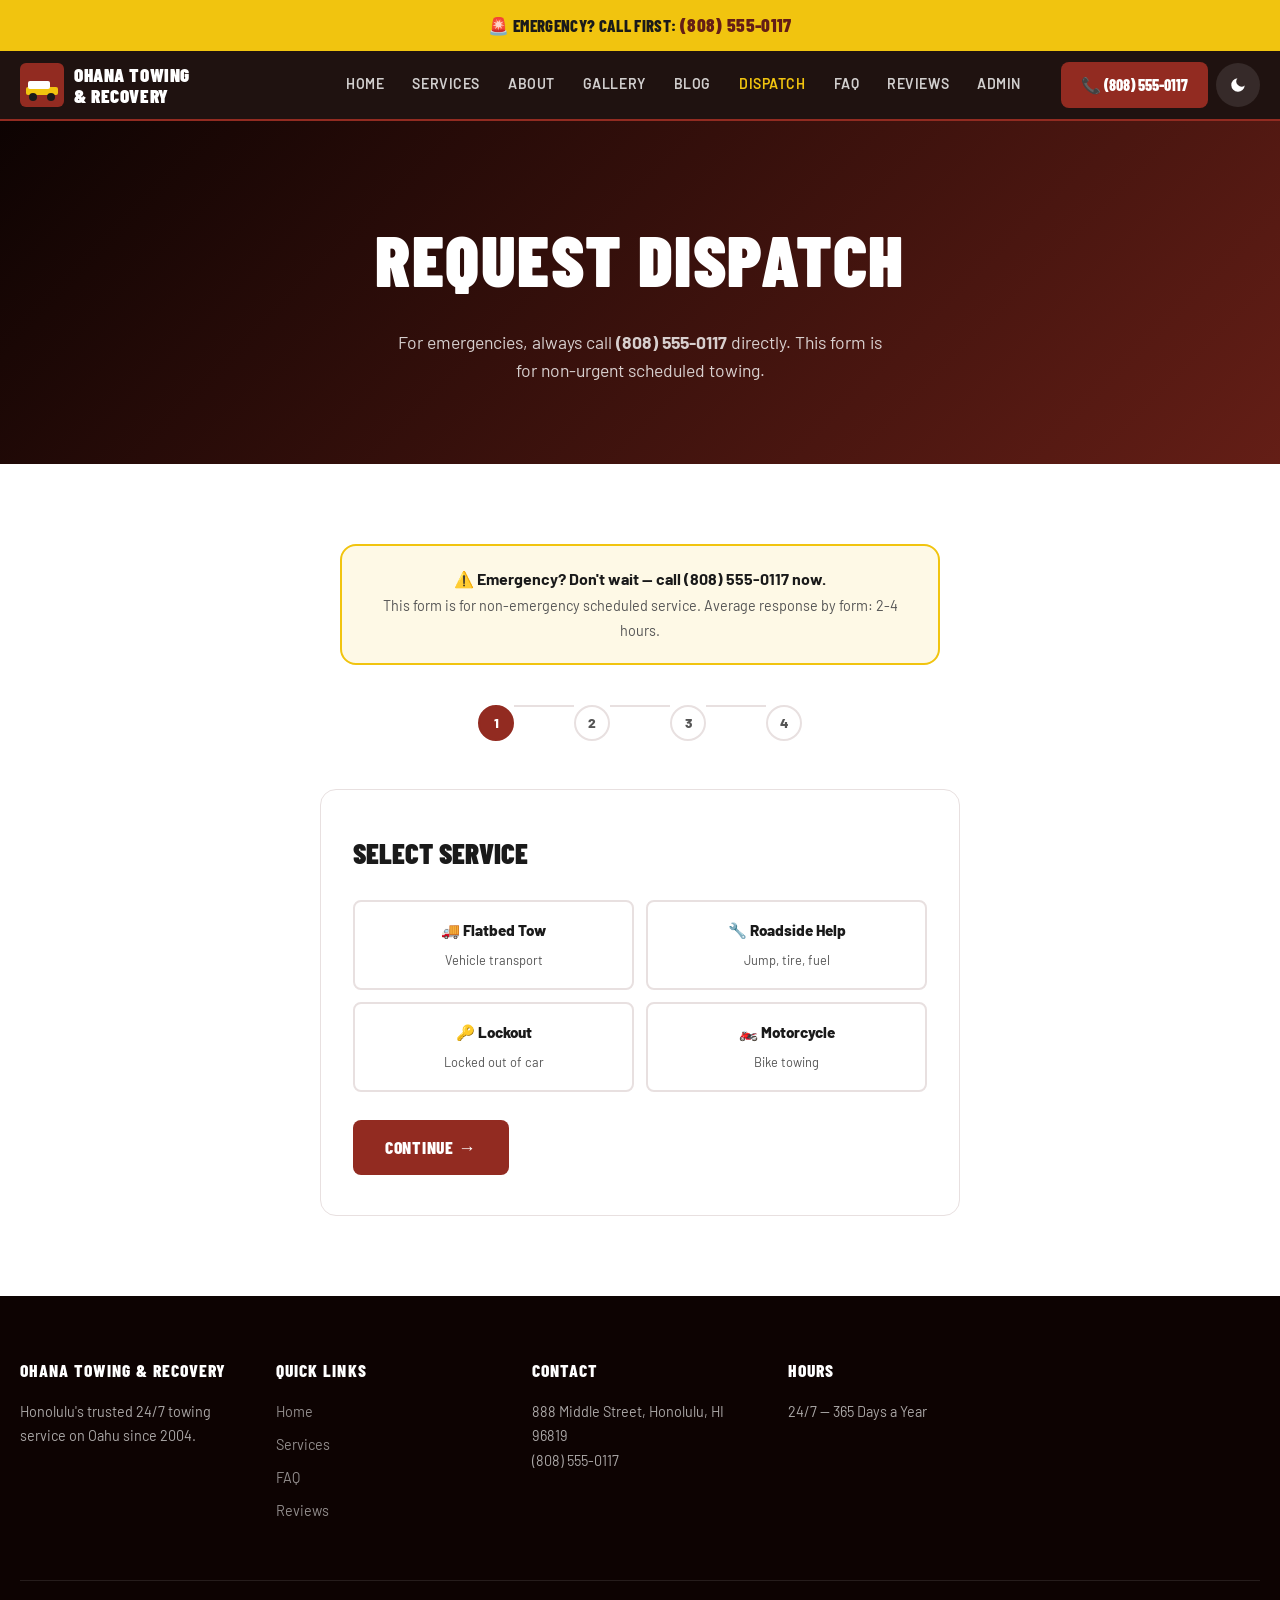
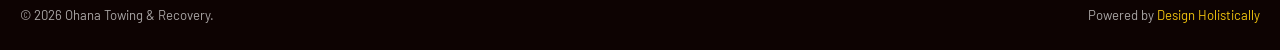
<file: booking.html>
<!DOCTYPE html>
<html lang="en" data-theme="light">
<head>
<meta charset="UTF-8"><meta name="viewport" content="width=device-width, initial-scale=1.0">
<title>Request Dispatch — Ohana Towing & Recovery | Honolulu</title>
<link rel="stylesheet" href="css/style.css">
  <link rel="icon" type="image/x-icon" href="images/favicon.ico">
  <link rel="icon" type="image/png" sizes="32x32" href="images/favicon-32x32.png">
  <link rel="icon" type="image/png" sizes="16x16" href="images/favicon-16x16.png">
  <link rel="apple-touch-icon" sizes="180x180" href="images/apple-touch-icon.png">
</head>
<body>
<div class="emergency-bar">🚨 EMERGENCY? CALL FIRST: <a href="tel:8085550117">(808) 555-0117</a></div>
<header class="site-header">
  <div class="header-inner">
    <a href="index.html" class="logo-wrap"><svg width="44" height="44" viewBox="0 0 44 44" fill="none"><rect width="44" height="44" rx="6" fill="#922B21"/><rect x="6" y="24" width="32" height="8" rx="2" fill="#F1C40F"/><rect x="8" y="18" width="22" height="8" rx="2" fill="white"/><circle cx="13" cy="34" r="4" fill="#1a1a1a"/><circle cx="31" cy="34" r="4" fill="#1a1a1a"/></svg><span>Ohana Towing<br>& Recovery</span></a>
    <nav class="nav-links"><a href="index.html">Home</a><a href="services.html">Services</a><a href="about.html">About</a><a href="gallery.html">Gallery</a><a href="blog.html">Blog</a><a href="booking.html" class="active">Dispatch</a><a href="faq.html">FAQ</a><a href="reviews.html">Reviews</a><a href="admin.html">Admin</a></nav>
    <div class="header-actions"><a href="tel:8085550117" class="btn-call">📞 (808) 555-0117</a><button class="btn-dark-toggle" id="darkToggle" aria-label="Toggle dark mode"><svg viewBox="0 0 24 24"><path d="M21 12.79A9 9 0 1111.21 3 7 7 0 0021 12.79z"/></svg></button><button class="hamburger" id="hamburger" aria-label="Open menu" aria-expanded="false"><span></span><span></span><span></span></button></div>
  </div>
</header>
<nav class="mobile-nav" id="mobileNav"><a href="index.html">Home</a><a href="services.html">Services</a><a href="about.html">About</a><a href="gallery.html">Gallery</a><a href="blog.html">Blog</a><a href="booking.html">Dispatch</a><a href="faq.html">FAQ</a><a href="reviews.html">Reviews</a><a href="admin.html">Admin</a></nav>
<div class="page-hero"><h1>Request Dispatch</h1><p>For emergencies, always call <strong>(808) 555-0117</strong> directly. This form is for non-urgent scheduled towing.</p></div>
<section class="section"><div class="container">
<div style="text-align:center;background:rgba(241,196,15,0.1);border:2px solid var(--accent);border-radius:var(--radius-lg);padding:20px;max-width:600px;margin:0 auto 40px;"><strong>⚠️ Emergency? Don't wait — call (808) 555-0117 now.</strong><br><span style="color:var(--text-muted);font-size:0.9rem">This form is for non-emergency scheduled service. Average response by form: 2-4 hours.</span></div>
<div class="booking-steps">
  <div class="step-indicator"><div class="step-dot active" id="dot1">1</div></div>
  <div class="step-line" id="line1"></div>
  <div class="step-indicator"><div class="step-dot" id="dot2">2</div></div>
  <div class="step-line" id="line2"></div>
  <div class="step-indicator"><div class="step-dot" id="dot3">3</div></div>
  <div class="step-line" id="line3"></div>
  <div class="step-indicator"><div class="step-dot" id="dot4">4</div></div>
</div>
<div class="booking-form-wrap">
  <div class="form-step active" id="step1">
    <h3>Select Service</h3>
    <div class="service-options">
      <div class="service-opt"><strong>🚚 Flatbed Tow</strong><span>Vehicle transport</span></div>
      <div class="service-opt"><strong>🔧 Roadside Help</strong><span>Jump, tire, fuel</span></div>
      <div class="service-opt"><strong>🔑 Lockout</strong><span>Locked out of car</span></div>
      <div class="service-opt"><strong>🏍️ Motorcycle</strong><span>Bike towing</span></div>
    </div>
    <div class="form-nav"><button class="btn btn-primary" onclick="nextStep()">Continue →</button></div>
  </div>
  <div class="form-step" id="step2">
    <h3>Location & Timing</h3>
    <div class="form-group"><label>Current Location / Address</label><input type="text" placeholder="Street address, landmark, or cross streets"></div>
    <div class="form-group"><label>Destination Address (if towing)</label><input type="text" placeholder="Where should we tow your vehicle?"></div>
    <div class="form-group"><label>Preferred Date & Time</label><input type="datetime-local"></div>
    <div class="form-group"><label>Vehicle Description</label><input type="text" placeholder="Year, Make, Model, Color"></div>
    <div class="form-nav"><button class="btn btn-outline" onclick="prevStep()">← Back</button><button class="btn btn-primary" onclick="nextStep()">Continue →</button></div>
  </div>
  <div class="form-step" id="step3">
    <h3>Your Contact Info</h3>
    <div class="form-group"><label>Full Name</label><input type="text" placeholder="Your full name"></div>
    <div class="form-group"><label>Phone Number</label><input type="tel" placeholder="(808) 555-0000"></div>
    <div class="form-group"><label>Email</label><input type="email" placeholder="your@email.com"></div>
    <div class="form-group"><label>Additional Notes</label><textarea rows="3" placeholder="Anything else we should know..."></textarea></div>
    <div class="form-nav"><button class="btn btn-outline" onclick="prevStep()">← Back</button><button class="btn btn-accent" onclick="submitBooking()">Submit Request</button></div>
  </div>
  <div class="form-step" id="step4">
    <div class="confirmation-box">
      <svg viewBox="0 0 64 64" fill="none"><circle cx="32" cy="32" r="30" fill="rgba(241,196,15,0.12)" stroke="#F1C40F" stroke-width="2"/><path d="M20 32l8 8 16-16" stroke="#922B21" stroke-width="3" stroke-linecap="round" stroke-linejoin="round"/></svg>
      <h3 style="font-family:'Barlow Condensed',sans-serif;font-weight:900;font-size:2rem;text-transform:uppercase;margin-bottom:12px">Dispatch Request Sent!</h3>
      <p style="color:var(--text-muted);margin-bottom:24px">We'll confirm your request within 30 minutes. For urgent needs, call <strong>(808) 555-0117</strong> directly.</p>
      <a href="index.html" class="btn btn-primary">Return Home</a>
    </div>
  </div>
</div>
</div></section>
<footer class="site-footer">
  <div class="footer-grid"><div class="footer-col"><h4>Ohana Towing & Recovery</h4><p>Honolulu's trusted 24/7 towing service on Oahu since 2004.</p></div><div class="footer-col"><h4>Quick Links</h4><a href="index.html">Home</a><a href="services.html">Services</a><a href="faq.html">FAQ</a><a href="reviews.html">Reviews</a></div><div class="footer-col"><h4>Contact</h4><p>888 Middle Street, Honolulu, HI 96819<br>(808) 555-0117</p></div><div class="footer-col"><h4>Hours</h4><p>24/7 — 365 Days a Year</p></div></div>
  <div class="footer-bottom"><span>© 2026 Ohana Towing & Recovery.</span><span>Powered by <a href="https://designholistically.com" target="_blank">Design Holistically</a></span></div>
</footer>
<button class="back-to-top" id="backToTop" aria-label="Back to top">↑</button>
<script src="js/main.js"></script>
</body></html>
</file>
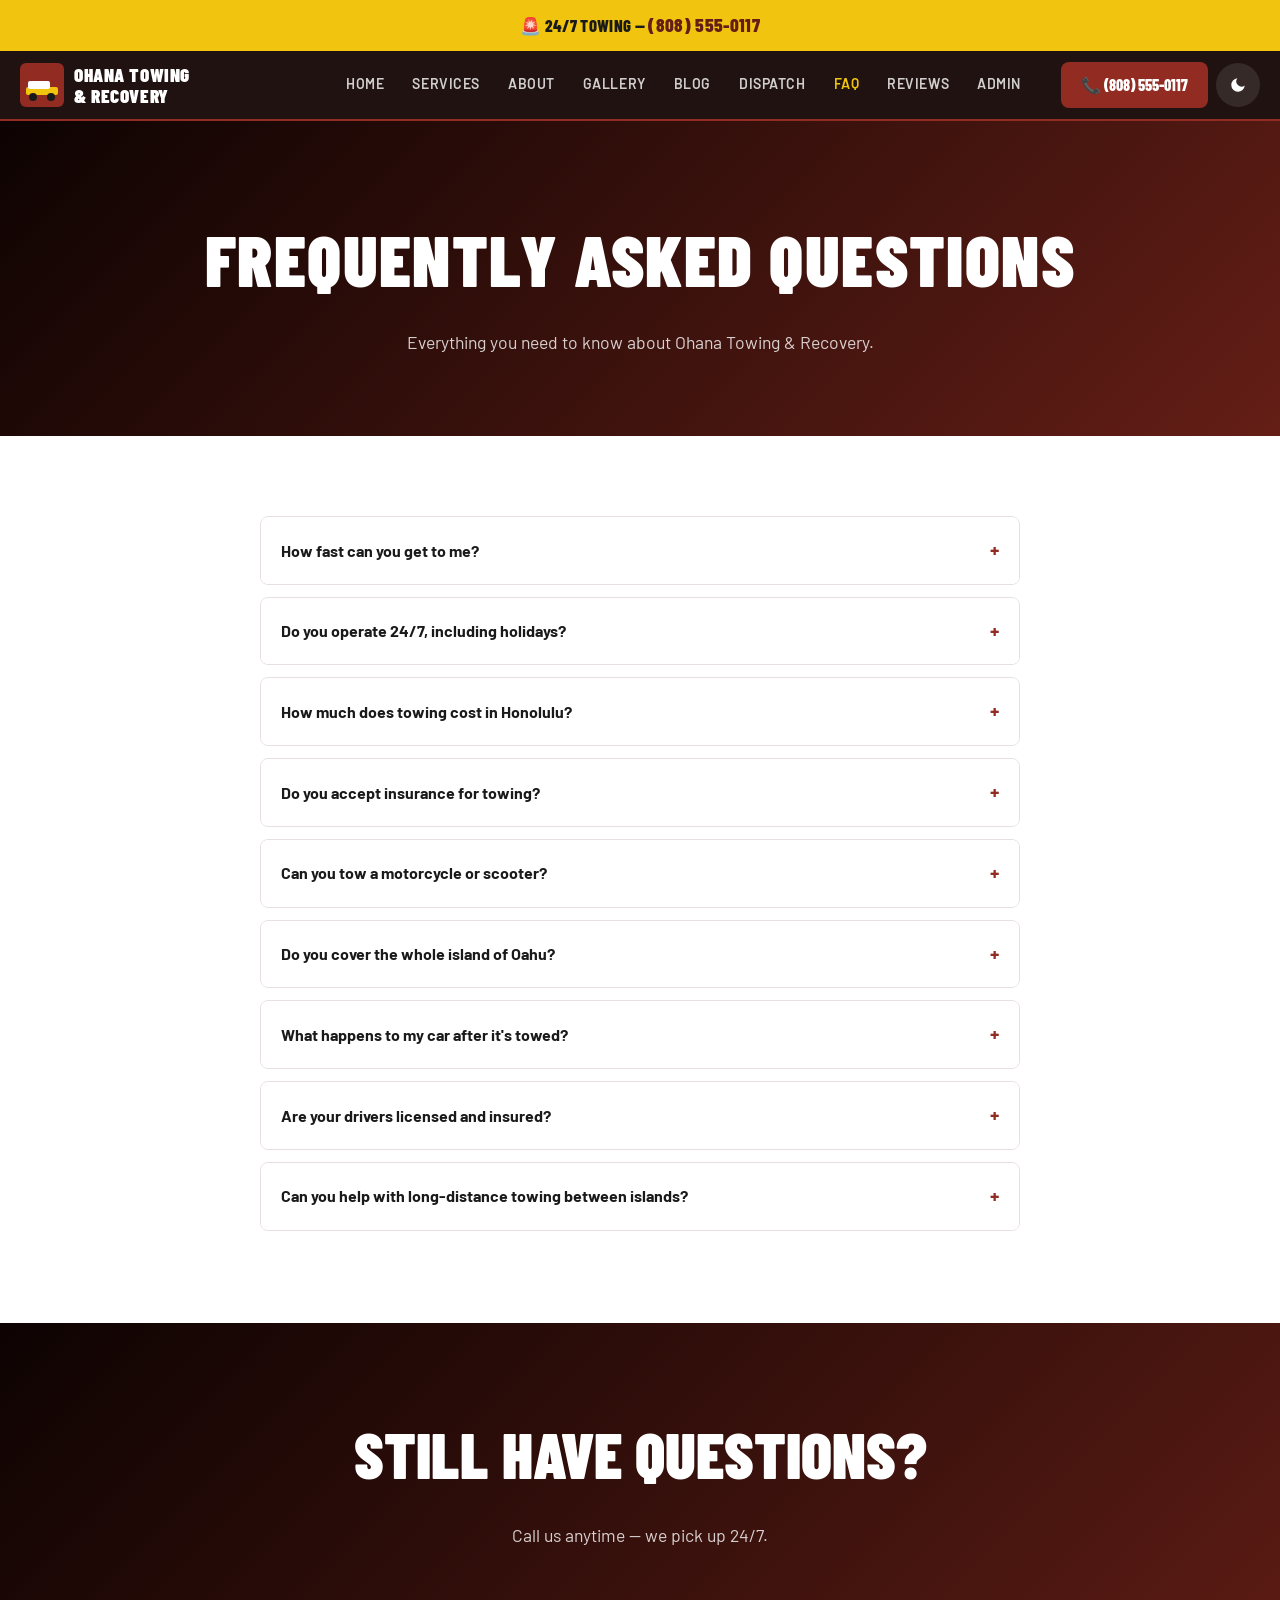
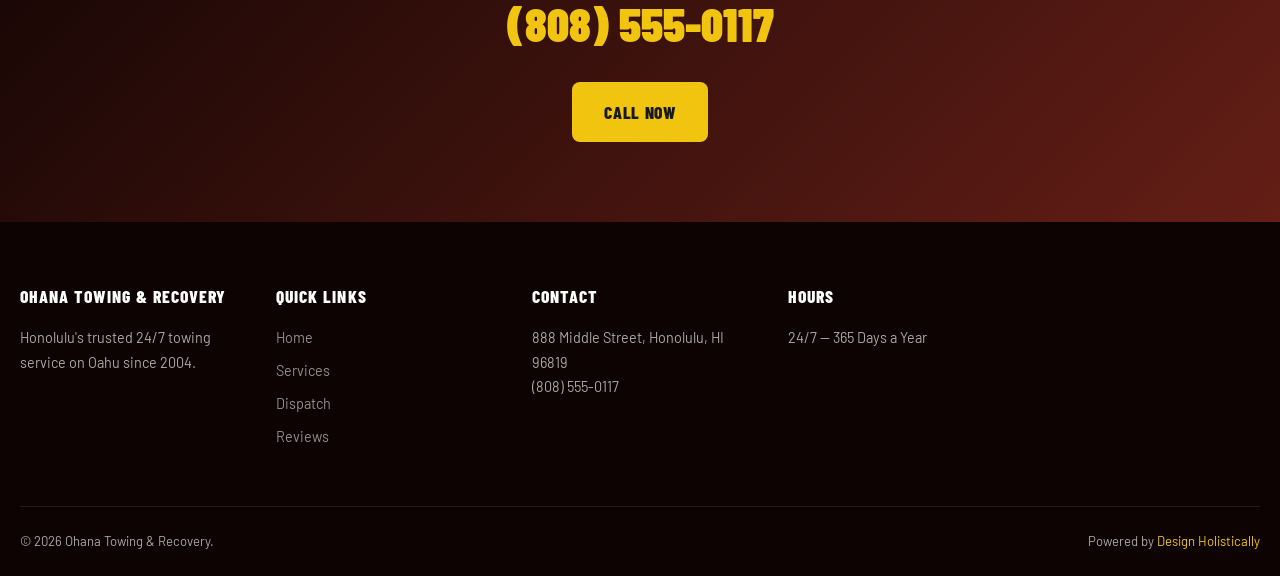
<file: faq.html>
<!DOCTYPE html>
<html lang="en" data-theme="light">
<head>
<meta charset="UTF-8"><meta name="viewport" content="width=device-width, initial-scale=1.0">
<title>FAQ — Ohana Towing & Recovery | Honolulu, Oahu</title>
<link rel="stylesheet" href="css/style.css">
  <link rel="icon" type="image/x-icon" href="images/favicon.ico">
  <link rel="icon" type="image/png" sizes="32x32" href="images/favicon-32x32.png">
  <link rel="icon" type="image/png" sizes="16x16" href="images/favicon-16x16.png">
  <link rel="apple-touch-icon" sizes="180x180" href="images/apple-touch-icon.png">
</head>
<body>
<div class="emergency-bar">🚨 24/7 TOWING — <a href="tel:8085550117">(808) 555-0117</a></div>
<header class="site-header">
  <div class="header-inner">
    <a href="index.html" class="logo-wrap"><svg width="44" height="44" viewBox="0 0 44 44" fill="none"><rect width="44" height="44" rx="6" fill="#922B21"/><rect x="6" y="24" width="32" height="8" rx="2" fill="#F1C40F"/><rect x="8" y="18" width="22" height="8" rx="2" fill="white"/><circle cx="13" cy="34" r="4" fill="#1a1a1a"/><circle cx="31" cy="34" r="4" fill="#1a1a1a"/></svg><span>Ohana Towing<br>& Recovery</span></a>
    <nav class="nav-links"><a href="index.html">Home</a><a href="services.html">Services</a><a href="about.html">About</a><a href="gallery.html">Gallery</a><a href="blog.html">Blog</a><a href="booking.html">Dispatch</a><a href="faq.html" class="active">FAQ</a><a href="reviews.html">Reviews</a><a href="admin.html">Admin</a></nav>
    <div class="header-actions"><a href="tel:8085550117" class="btn-call">📞 (808) 555-0117</a><button class="btn-dark-toggle" id="darkToggle" aria-label="Toggle dark mode"><svg viewBox="0 0 24 24"><path d="M21 12.79A9 9 0 1111.21 3 7 7 0 0021 12.79z"/></svg></button><button class="hamburger" id="hamburger" aria-label="Open menu" aria-expanded="false"><span></span><span></span><span></span></button></div>
  </div>
</header>
<nav class="mobile-nav" id="mobileNav"><a href="index.html">Home</a><a href="services.html">Services</a><a href="about.html">About</a><a href="gallery.html">Gallery</a><a href="blog.html">Blog</a><a href="booking.html">Dispatch</a><a href="faq.html">FAQ</a><a href="reviews.html">Reviews</a><a href="admin.html">Admin</a></nav>
<div class="page-hero"><h1>Frequently Asked Questions</h1><p>Everything you need to know about Ohana Towing & Recovery.</p></div>
<section class="section"><div class="container" style="max-width:760px">
<div class="faq-item fade-up"><div class="faq-question">How fast can you get to me?<span class="faq-icon">+</span></div><div class="faq-answer">Our average response time on Oahu is under 30 minutes. During peak hours or extreme weather, times may be slightly longer. We'll give you an estimated arrival time when you call and keep you updated throughout.</div></div>
<div class="faq-item fade-up"><div class="faq-question">Do you operate 24/7, including holidays?<span class="faq-icon">+</span></div><div class="faq-answer">Yes, absolutely. Ohana Towing operates 24 hours a day, 7 days a week, 365 days a year — including all holidays. Breakdowns don't respect schedules, and neither do we.</div></div>
<div class="faq-item fade-up"><div class="faq-question">How much does towing cost in Honolulu?<span class="faq-icon">+</span></div><div class="faq-answer">Our base flatbed tow starts at $95 plus $3 per mile. Roadside assistance (jump starts, tire changes, fuel delivery) starts at $65. Lockout service starts at $75. We always quote your price upfront before we begin — no surprise charges.</div></div>
<div class="faq-item fade-up"><div class="faq-question">Do you accept insurance for towing?<span class="faq-icon">+</span></div><div class="faq-answer">Yes! We work directly with all major insurance companies. If your policy includes roadside assistance, we can usually bill them directly. Have your insurance card ready and we'll handle the paperwork for you.</div></div>
<div class="faq-item fade-up"><div class="faq-question">Can you tow a motorcycle or scooter?<span class="faq-icon">+</span></div><div class="faq-answer">Yes. We have specialized equipment and trained operators for motorcycle towing. All bikes are secured with professional-grade tie-down straps and transported safely on our flatbed trucks.</div></div>
<div class="faq-item fade-up"><div class="faq-question">Do you cover the whole island of Oahu?<span class="faq-icon">+</span></div><div class="faq-answer">Yes, we serve all of Oahu — from Haleiwa to Hawaii Kai, Pearl City to Kailua. No matter where you are on the island, we can reach you. Remote locations (Kaena Point area, etc.) may take slightly longer.</div></div>
<div class="faq-item fade-up"><div class="faq-question">What happens to my car after it's towed?<span class="faq-icon">+</span></div><div class="faq-answer">We take your vehicle to whatever destination you specify — home, a repair shop, a dealership, or our secure holding lot. We communicate clearly throughout and don't release your vehicle without your authorization.</div></div>
<div class="faq-item fade-up"><div class="faq-question">Are your drivers licensed and insured?<span class="faq-icon">+</span></div><div class="faq-answer">Every driver is fully licensed, insured, and has passed a background check. We are a Hawaii DMV-licensed towing company with full liability insurance on all vehicles we transport.</div></div>
<div class="faq-item fade-up"><div class="faq-question">Can you help with long-distance towing between islands?<span class="faq-icon">+</span></div><div class="faq-answer">We specialize in Oahu towing, but we can coordinate inter-island vehicle transport through our network of trusted partners. Call us to discuss your situation and we'll find the best solution.</div></div>
</div></section>
<section class="cta-section"><div class="container"><h2>Still Have Questions?</h2><p>Call us anytime — we pick up 24/7.</p><div class="cta-phone">(808) 555-0117</div><a href="tel:8085550117" class="btn btn-accent">Call Now</a></div></section>
<footer class="site-footer">
  <div class="footer-grid"><div class="footer-col"><h4>Ohana Towing & Recovery</h4><p>Honolulu's trusted 24/7 towing service on Oahu since 2004.</p></div><div class="footer-col"><h4>Quick Links</h4><a href="index.html">Home</a><a href="services.html">Services</a><a href="booking.html">Dispatch</a><a href="reviews.html">Reviews</a></div><div class="footer-col"><h4>Contact</h4><p>888 Middle Street, Honolulu, HI 96819<br>(808) 555-0117</p></div><div class="footer-col"><h4>Hours</h4><p>24/7 — 365 Days a Year</p></div></div>
  <div class="footer-bottom"><span>© 2026 Ohana Towing & Recovery.</span><span>Powered by <a href="https://designholistically.com" target="_blank">Design Holistically</a></span></div>
</footer>
<button class="back-to-top" id="backToTop" aria-label="Back to top">↑</button>
<script src="js/main.js"></script>
</body></html>
</file>
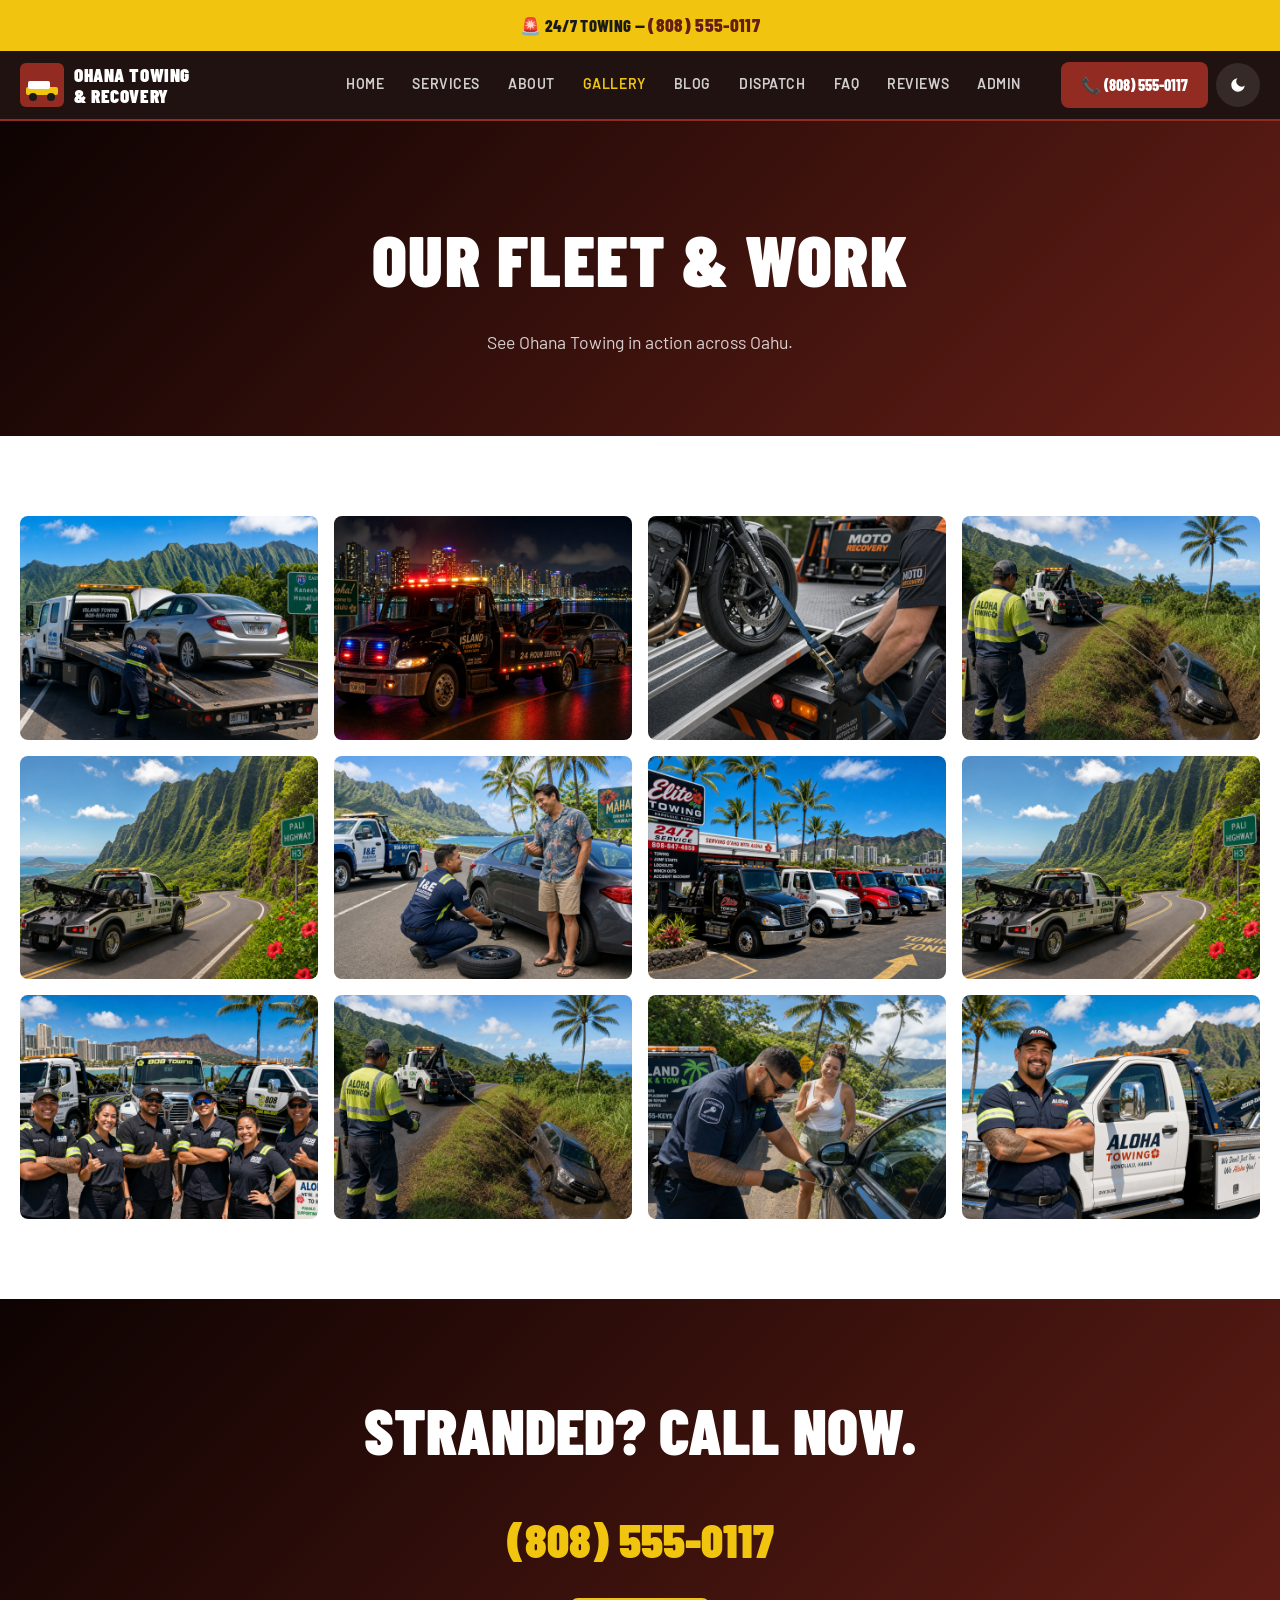
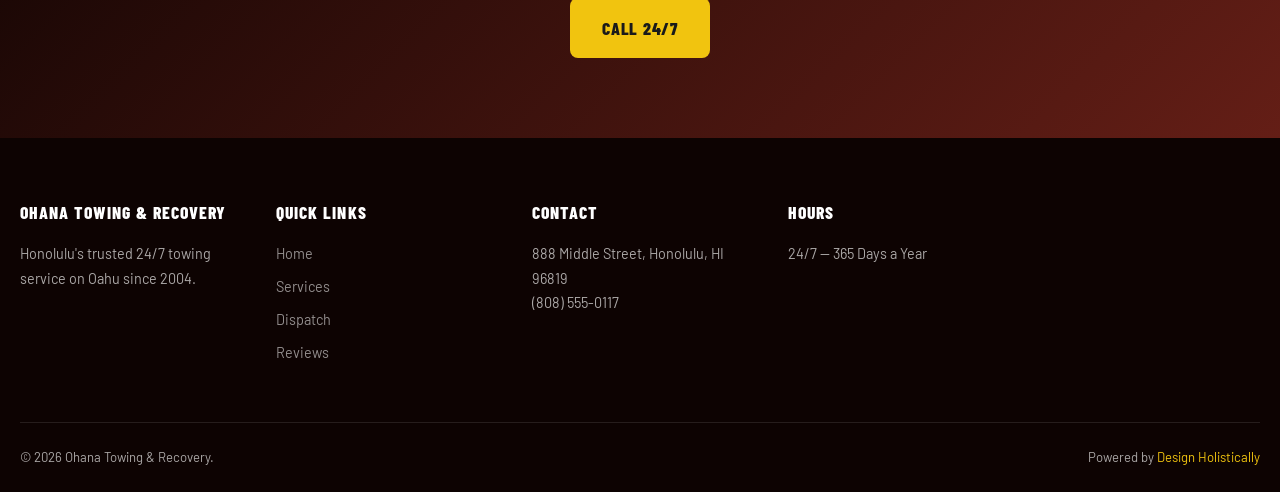
<file: gallery.html>
<!DOCTYPE html>
<html lang="en" data-theme="light">
<head>
<meta charset="UTF-8"><meta name="viewport" content="width=device-width, initial-scale=1.0">
<title>Gallery — Ohana Towing & Recovery | Honolulu</title>
<link rel="stylesheet" href="css/style.css">
  <link rel="icon" type="image/x-icon" href="images/favicon.ico">
  <link rel="icon" type="image/png" sizes="32x32" href="images/favicon-32x32.png">
  <link rel="icon" type="image/png" sizes="16x16" href="images/favicon-16x16.png">
  <link rel="apple-touch-icon" sizes="180x180" href="images/apple-touch-icon.png">
</head>
<body>
<div class="emergency-bar">🚨 24/7 TOWING — <a href="tel:8085550117">(808) 555-0117</a></div>
<header class="site-header">
  <div class="header-inner">
    <a href="index.html" class="logo-wrap"><svg width="44" height="44" viewBox="0 0 44 44" fill="none"><rect width="44" height="44" rx="6" fill="#922B21"/><rect x="6" y="24" width="32" height="8" rx="2" fill="#F1C40F"/><rect x="8" y="18" width="22" height="8" rx="2" fill="white"/><circle cx="13" cy="34" r="4" fill="#1a1a1a"/><circle cx="31" cy="34" r="4" fill="#1a1a1a"/></svg><span>Ohana Towing<br>& Recovery</span></a>
    <nav class="nav-links"><a href="index.html">Home</a><a href="services.html">Services</a><a href="about.html">About</a><a href="gallery.html" class="active">Gallery</a><a href="blog.html">Blog</a><a href="booking.html">Dispatch</a><a href="faq.html">FAQ</a><a href="reviews.html">Reviews</a><a href="admin.html">Admin</a></nav>
    <div class="header-actions"><a href="tel:8085550117" class="btn-call">📞 (808) 555-0117</a><button class="btn-dark-toggle" id="darkToggle" aria-label="Toggle dark mode"><svg viewBox="0 0 24 24"><path d="M21 12.79A9 9 0 1111.21 3 7 7 0 0021 12.79z"/></svg></button><button class="hamburger" id="hamburger" aria-label="Open menu" aria-expanded="false"><span></span><span></span><span></span></button></div>
  </div>
</header>
<nav class="mobile-nav" id="mobileNav"><a href="index.html">Home</a><a href="services.html">Services</a><a href="about.html">About</a><a href="gallery.html">Gallery</a><a href="blog.html">Blog</a><a href="booking.html">Dispatch</a><a href="faq.html">FAQ</a><a href="reviews.html">Reviews</a><a href="admin.html">Admin</a></nav>
<div class="page-hero"><h1>Our Fleet & Work</h1><p>See Ohana Towing in action across Oahu.</p></div>
<section class="section"><div class="container">
<div class="gallery-grid">
<div class="gallery-item fade-up"><img src="images/service-flatbed.png" alt="Flatbed truck"><div class="gallery-overlay">Flatbed Fleet</div></div>
<div class="gallery-item fade-up"><img src="images/gallery-5.png" alt="Night tow"><div class="gallery-overlay">Night Recovery</div></div>
<div class="gallery-item fade-up"><img src="images/service-motorcycle.png" alt="Motorcycle tow"><div class="gallery-overlay">Motorcycle Tow</div></div>
<div class="gallery-item fade-up"><img src="images/gallery-3.png" alt="Accident recovery"><div class="gallery-overlay">Accident Recovery</div></div>
<div class="gallery-item fade-up"><img src="images/gallery-2.png" alt="Highway assist"><div class="gallery-overlay">H1 Highway</div></div>
<div class="gallery-item fade-up"><img src="images/service-roadside.png" alt="Roadside jump"><div class="gallery-overlay">Jump Start</div></div>
<div class="gallery-item fade-up"><img src="images/gallery-1.png" alt="Truck fleet"><div class="gallery-overlay">Our Fleet</div></div>
<div class="gallery-item fade-up"><img src="images/gallery-2.png" alt="North Shore tow"><div class="gallery-overlay">North Shore</div></div>
<div class="gallery-item fade-up"><img src="images/about.png" alt="Team photo"><div class="gallery-overlay">The Ohana Team</div></div>
<div class="gallery-item fade-up"><img src="images/gallery-3.png" alt="SUV recovery"><div class="gallery-overlay">SUV Recovery</div></div>
<div class="gallery-item fade-up"><img src="images/service-lockout.png" alt="Lockout service"><div class="gallery-overlay">Lockout Service</div></div>
<div class="gallery-item fade-up"><img src="images/gallery-6.png" alt="Dispatch center"><div class="gallery-overlay">Dispatch Center</div></div>
</div>
</div></section>
<section class="cta-section"><div class="container"><h2>Stranded? Call Now.</h2><div class="cta-phone">(808) 555-0117</div><a href="tel:8085550117" class="btn btn-accent">Call 24/7</a></div></section>
<footer class="site-footer">
  <div class="footer-grid"><div class="footer-col"><h4>Ohana Towing & Recovery</h4><p>Honolulu's trusted 24/7 towing service on Oahu since 2004.</p></div><div class="footer-col"><h4>Quick Links</h4><a href="index.html">Home</a><a href="services.html">Services</a><a href="booking.html">Dispatch</a><a href="reviews.html">Reviews</a></div><div class="footer-col"><h4>Contact</h4><p>888 Middle Street, Honolulu, HI 96819<br>(808) 555-0117</p></div><div class="footer-col"><h4>Hours</h4><p>24/7 — 365 Days a Year</p></div></div>
  <div class="footer-bottom"><span>© 2026 Ohana Towing & Recovery.</span><span>Powered by <a href="https://designholistically.com" target="_blank">Design Holistically</a></span></div>
</footer>
<button class="back-to-top" id="backToTop" aria-label="Back to top">↑</button>
<script src="js/main.js"></script>
</body></html>
</file>
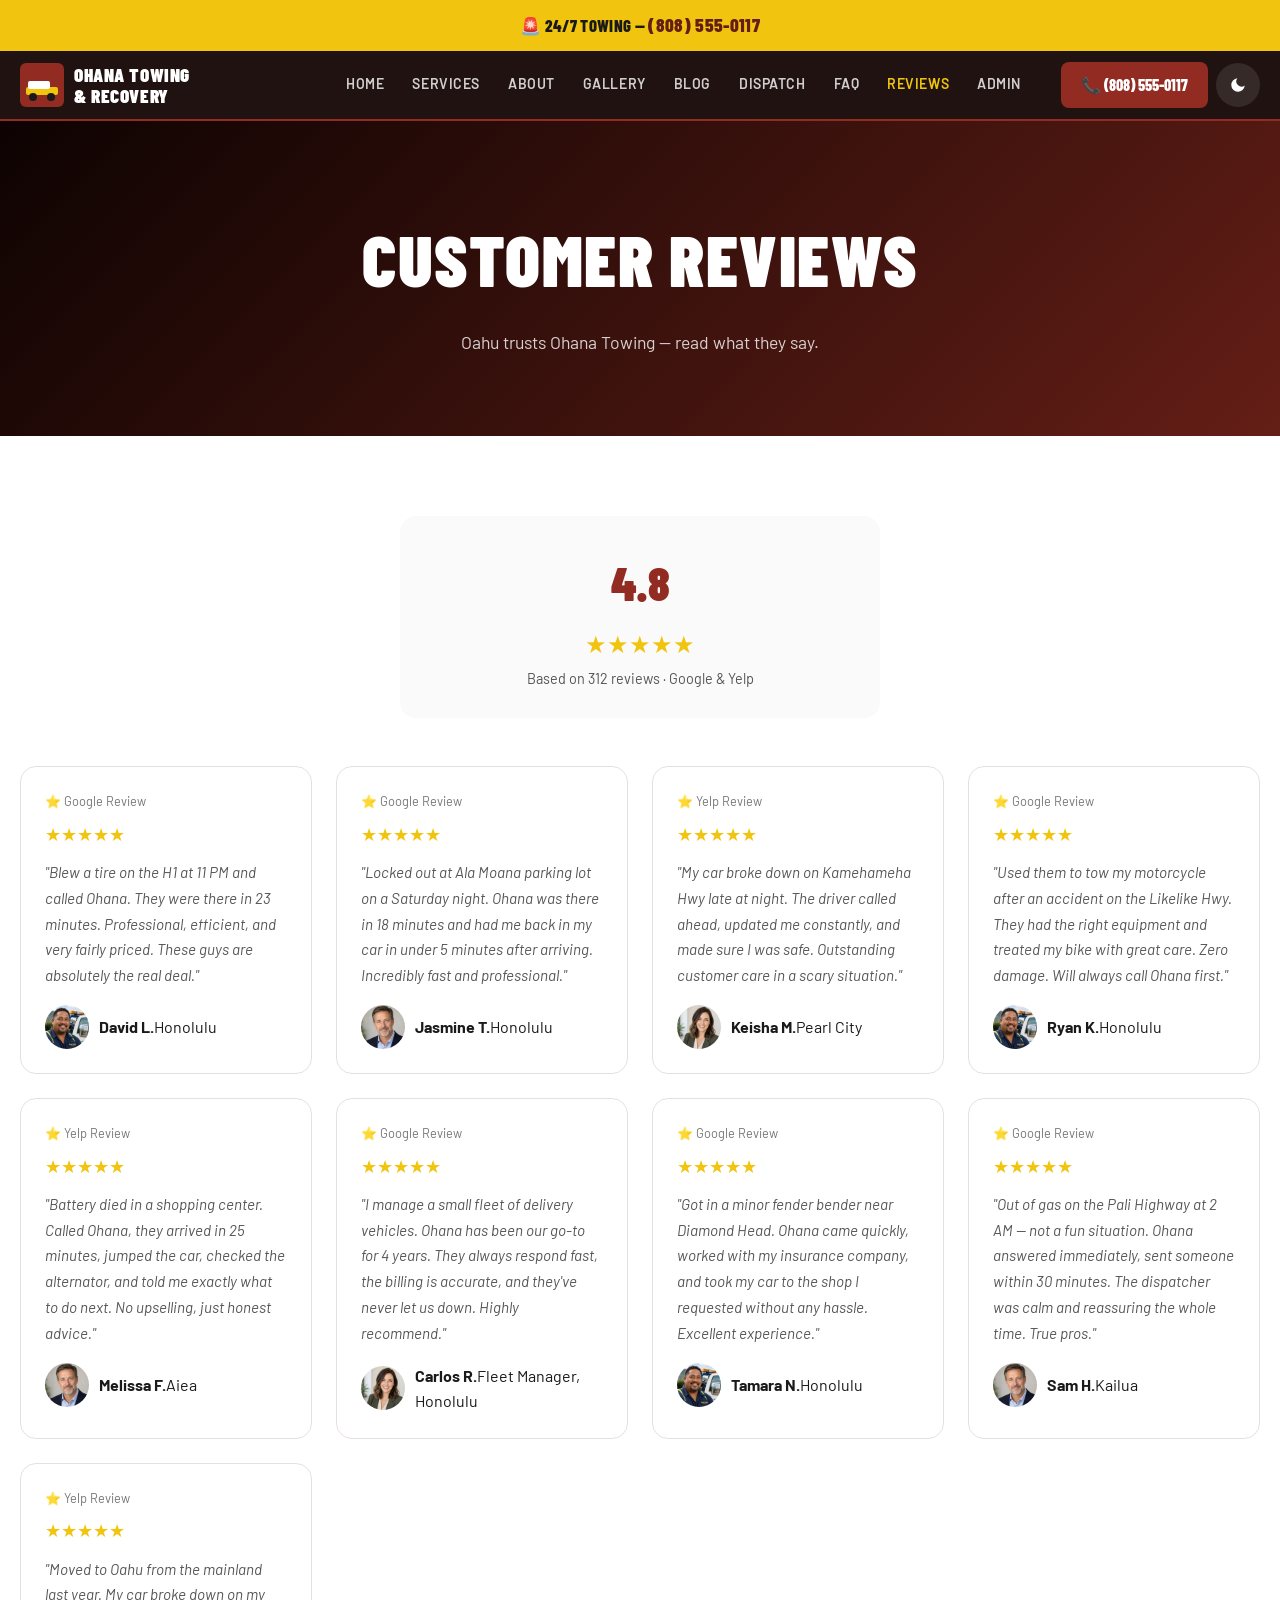
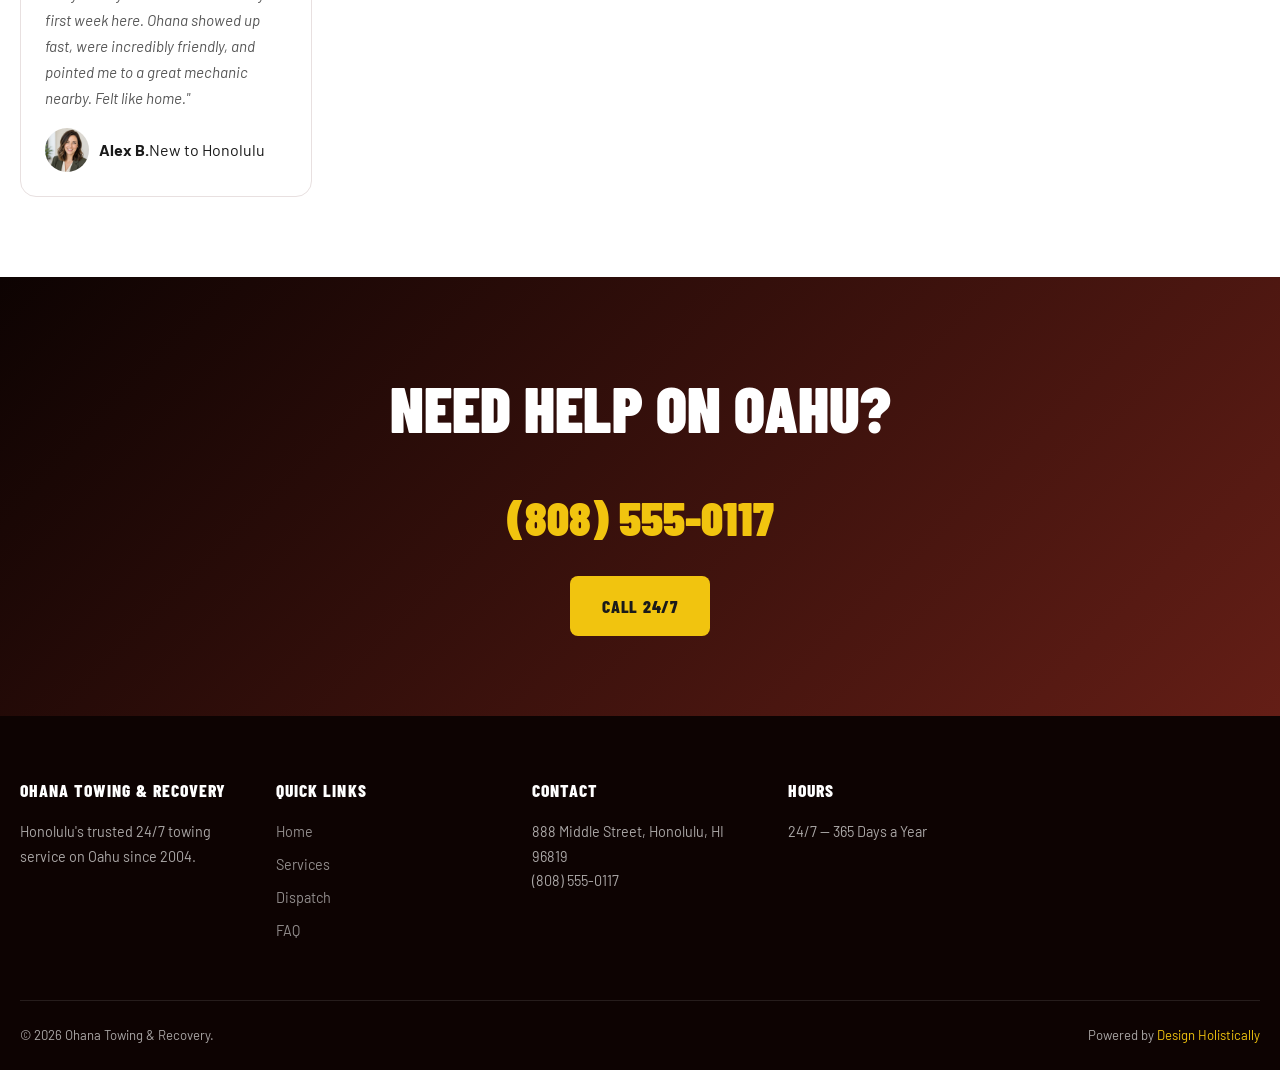
<file: reviews.html>
<!DOCTYPE html>
<html lang="en" data-theme="light">
<head>
<meta charset="UTF-8"><meta name="viewport" content="width=device-width, initial-scale=1.0">
<title>Reviews — Ohana Towing & Recovery | Honolulu, Oahu</title>
<link rel="stylesheet" href="css/style.css">
  <link rel="icon" type="image/x-icon" href="images/favicon.ico">
  <link rel="icon" type="image/png" sizes="32x32" href="images/favicon-32x32.png">
  <link rel="icon" type="image/png" sizes="16x16" href="images/favicon-16x16.png">
  <link rel="apple-touch-icon" sizes="180x180" href="images/apple-touch-icon.png">
</head>
<body>
<div class="emergency-bar">🚨 24/7 TOWING — <a href="tel:8085550117">(808) 555-0117</a></div>
<header class="site-header">
  <div class="header-inner">
    <a href="index.html" class="logo-wrap"><svg width="44" height="44" viewBox="0 0 44 44" fill="none"><rect width="44" height="44" rx="6" fill="#922B21"/><rect x="6" y="24" width="32" height="8" rx="2" fill="#F1C40F"/><rect x="8" y="18" width="22" height="8" rx="2" fill="white"/><circle cx="13" cy="34" r="4" fill="#1a1a1a"/><circle cx="31" cy="34" r="4" fill="#1a1a1a"/></svg><span>Ohana Towing<br>& Recovery</span></a>
    <nav class="nav-links"><a href="index.html">Home</a><a href="services.html">Services</a><a href="about.html">About</a><a href="gallery.html">Gallery</a><a href="blog.html">Blog</a><a href="booking.html">Dispatch</a><a href="faq.html">FAQ</a><a href="reviews.html" class="active">Reviews</a><a href="admin.html">Admin</a></nav>
    <div class="header-actions"><a href="tel:8085550117" class="btn-call">📞 (808) 555-0117</a><button class="btn-dark-toggle" id="darkToggle" aria-label="Toggle dark mode"><svg viewBox="0 0 24 24"><path d="M21 12.79A9 9 0 1111.21 3 7 7 0 0021 12.79z"/></svg></button><button class="hamburger" id="hamburger" aria-label="Open menu" aria-expanded="false"><span></span><span></span><span></span></button></div>
  </div>
</header>
<nav class="mobile-nav" id="mobileNav"><a href="index.html">Home</a><a href="services.html">Services</a><a href="about.html">About</a><a href="gallery.html">Gallery</a><a href="blog.html">Blog</a><a href="booking.html">Dispatch</a><a href="faq.html">FAQ</a><a href="reviews.html">Reviews</a><a href="admin.html">Admin</a></nav>
<div class="page-hero"><h1>Customer Reviews</h1><p>Oahu trusts Ohana Towing — read what they say.</p></div>
<section class="section"><div class="container">
<div style="text-align:center;margin-bottom:48px;padding:28px;background:var(--bg-alt);border-radius:var(--radius-lg);max-width:480px;margin-left:auto;margin-right:auto;" class="fade-up">
<div style="font-size:3rem;font-weight:900;font-family:'Barlow Condensed',sans-serif;color:var(--primary)">4.8</div>
<div style="color:var(--accent);font-size:1.5rem;margin:4px 0">★★★★★</div>
<div style="color:var(--text-muted);font-size:0.9rem">Based on 312 reviews · Google & Yelp</div>
</div>
<div class="grid-3">
<div class="review-card fade-up"><div class="review-platform">⭐ Google Review</div><div class="stars">★★★★★</div><div class="review-text">"Blew a tire on the H1 at 11 PM and called Ohana. They were there in 23 minutes. Professional, efficient, and very fairly priced. These guys are absolutely the real deal."</div><div class="reviewer"><img src="images/avatar-1.png" alt="David L"><div><strong>David L.</strong><span>Honolulu</span></div></div></div>
<div class="review-card fade-up"><div class="review-platform">⭐ Google Review</div><div class="stars">★★★★★</div><div class="review-text">"Locked out at Ala Moana parking lot on a Saturday night. Ohana was there in 18 minutes and had me back in my car in under 5 minutes after arriving. Incredibly fast and professional."</div><div class="reviewer"><img src="images/avatar-2.png" alt="Jasmine T"><div><strong>Jasmine T.</strong><span>Honolulu</span></div></div></div>
<div class="review-card fade-up"><div class="review-platform">⭐ Yelp Review</div><div class="stars">★★★★★</div><div class="review-text">"My car broke down on Kamehameha Hwy late at night. The driver called ahead, updated me constantly, and made sure I was safe. Outstanding customer care in a scary situation."</div><div class="reviewer"><img src="images/avatar-3.png" alt="Keisha M"><div><strong>Keisha M.</strong><span>Pearl City</span></div></div></div>
<div class="review-card fade-up"><div class="review-platform">⭐ Google Review</div><div class="stars">★★★★★</div><div class="review-text">"Used them to tow my motorcycle after an accident on the Likelike Hwy. They had the right equipment and treated my bike with great care. Zero damage. Will always call Ohana first."</div><div class="reviewer"><img src="images/avatar-1.png" alt="Ryan K"><div><strong>Ryan K.</strong><span>Honolulu</span></div></div></div>
<div class="review-card fade-up"><div class="review-platform">⭐ Yelp Review</div><div class="stars">★★★★★</div><div class="review-text">"Battery died in a shopping center. Called Ohana, they arrived in 25 minutes, jumped the car, checked the alternator, and told me exactly what to do next. No upselling, just honest advice."</div><div class="reviewer"><img src="images/avatar-2.png" alt="Melissa F"><div><strong>Melissa F.</strong><span>Aiea</span></div></div></div>
<div class="review-card fade-up"><div class="review-platform">⭐ Google Review</div><div class="stars">★★★★★</div><div class="review-text">"I manage a small fleet of delivery vehicles. Ohana has been our go-to for 4 years. They always respond fast, the billing is accurate, and they've never let us down. Highly recommend."</div><div class="reviewer"><img src="images/avatar-3.png" alt="Carlos R"><div><strong>Carlos R.</strong><span>Fleet Manager, Honolulu</span></div></div></div>
<div class="review-card fade-up"><div class="review-platform">⭐ Google Review</div><div class="stars">★★★★★</div><div class="review-text">"Got in a minor fender bender near Diamond Head. Ohana came quickly, worked with my insurance company, and took my car to the shop I requested without any hassle. Excellent experience."</div><div class="reviewer"><img src="images/avatar-1.png" alt="Tamara N"><div><strong>Tamara N.</strong><span>Honolulu</span></div></div></div>
<div class="review-card fade-up"><div class="review-platform">⭐ Google Review</div><div class="stars">★★★★★</div><div class="review-text">"Out of gas on the Pali Highway at 2 AM — not a fun situation. Ohana answered immediately, sent someone within 30 minutes. The dispatcher was calm and reassuring the whole time. True pros."</div><div class="reviewer"><img src="images/avatar-2.png" alt="Sam H"><div><strong>Sam H.</strong><span>Kailua</span></div></div></div>
<div class="review-card fade-up"><div class="review-platform">⭐ Yelp Review</div><div class="stars">★★★★★</div><div class="review-text">"Moved to Oahu from the mainland last year. My car broke down on my first week here. Ohana showed up fast, were incredibly friendly, and pointed me to a great mechanic nearby. Felt like home."</div><div class="reviewer"><img src="images/avatar-3.png" alt="Alex B"><div><strong>Alex B.</strong><span>New to Honolulu</span></div></div></div>
</div>
</div></section>
<section class="cta-section"><div class="container"><h2>Need Help on Oahu?</h2><div class="cta-phone">(808) 555-0117</div><a href="tel:8085550117" class="btn btn-accent">Call 24/7</a></div></section>
<footer class="site-footer">
  <div class="footer-grid"><div class="footer-col"><h4>Ohana Towing & Recovery</h4><p>Honolulu's trusted 24/7 towing service on Oahu since 2004.</p></div><div class="footer-col"><h4>Quick Links</h4><a href="index.html">Home</a><a href="services.html">Services</a><a href="booking.html">Dispatch</a><a href="faq.html">FAQ</a></div><div class="footer-col"><h4>Contact</h4><p>888 Middle Street, Honolulu, HI 96819<br>(808) 555-0117</p></div><div class="footer-col"><h4>Hours</h4><p>24/7 — 365 Days a Year</p></div></div>
  <div class="footer-bottom"><span>© 2026 Ohana Towing & Recovery.</span><span>Powered by <a href="https://designholistically.com" target="_blank">Design Holistically</a></span></div>
</footer>
<button class="back-to-top" id="backToTop" aria-label="Back to top">↑</button>
<script src="js/main.js"></script>
</body></html>
</file>
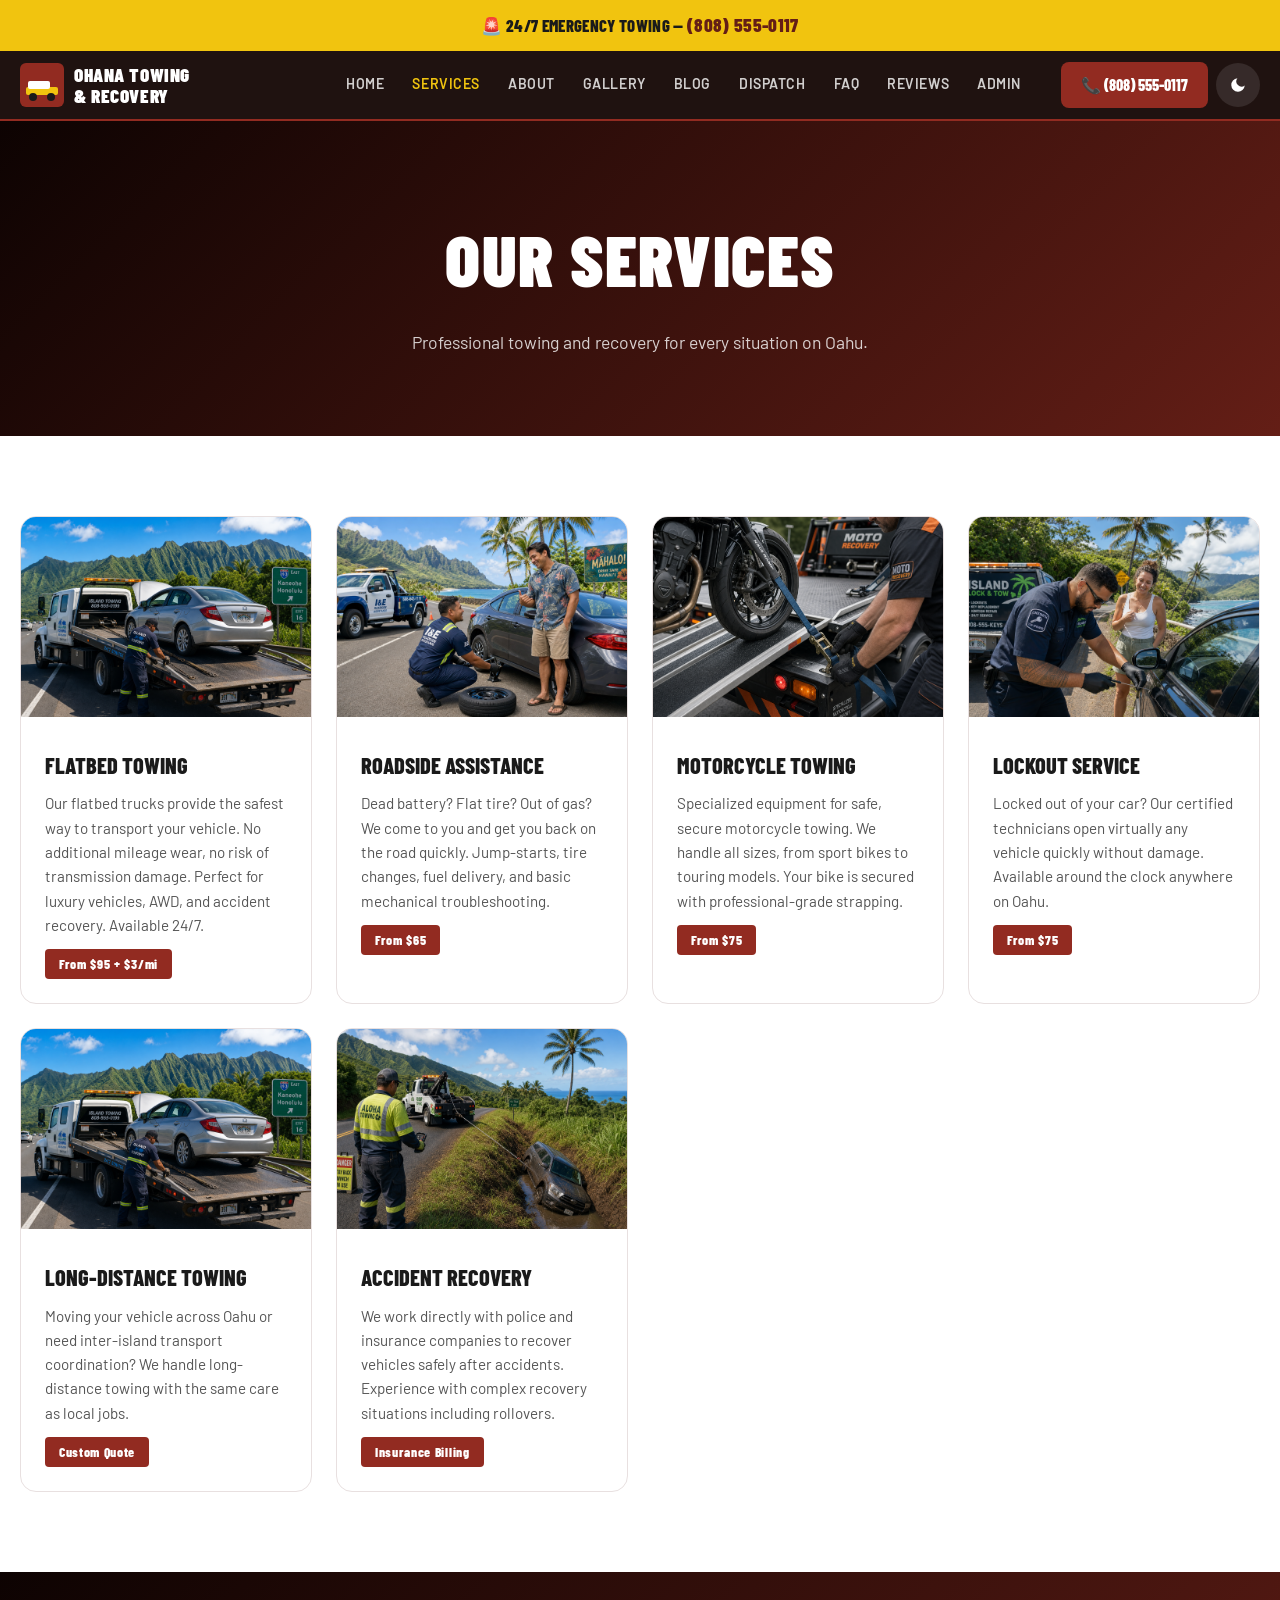
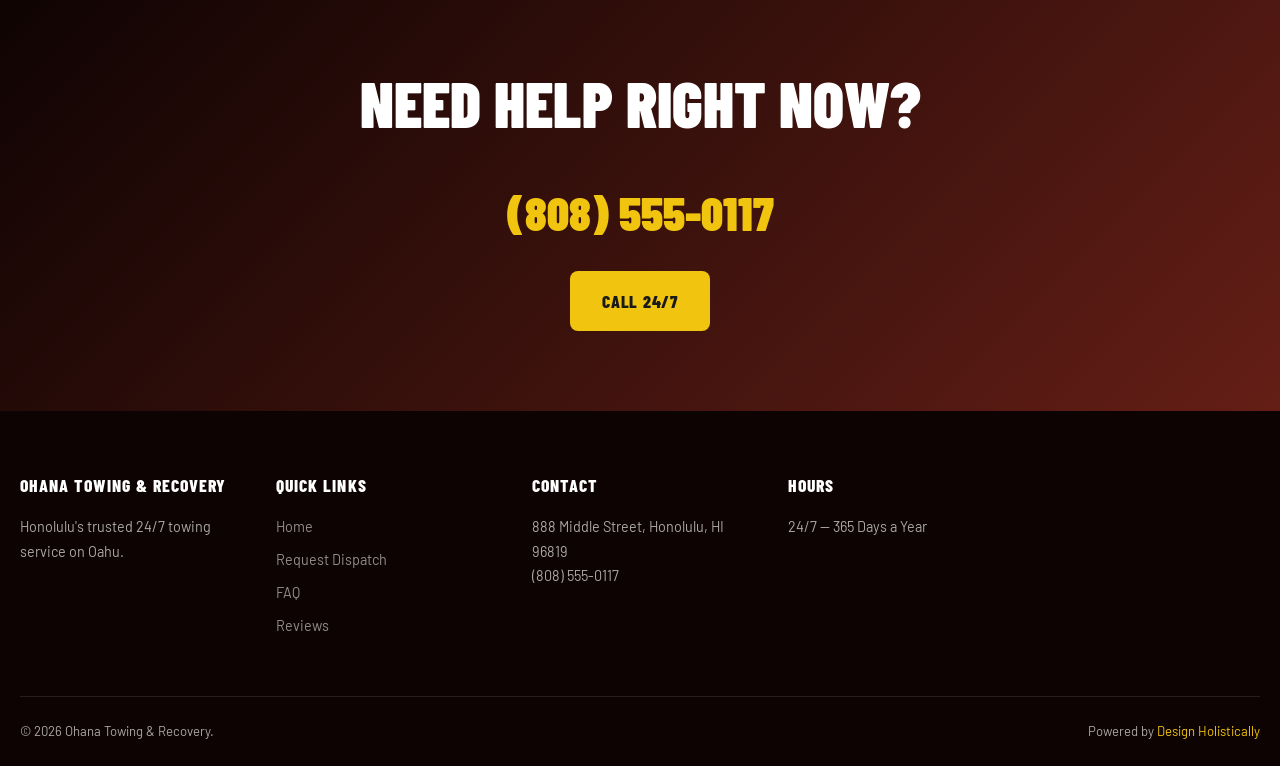
<file: services.html>
<!DOCTYPE html>
<html lang="en" data-theme="light">
<head>
<meta charset="UTF-8"><meta name="viewport" content="width=device-width, initial-scale=1.0">
<title>Services — Ohana Towing & Recovery | Honolulu, Oahu</title>
<meta name="description" content="Flatbed towing, roadside assistance, motorcycle towing, lockout service, and long-distance towing in Honolulu and all of Oahu.">
<link rel="stylesheet" href="css/style.css">
  <link rel="icon" type="image/x-icon" href="images/favicon.ico">
  <link rel="icon" type="image/png" sizes="32x32" href="images/favicon-32x32.png">
  <link rel="icon" type="image/png" sizes="16x16" href="images/favicon-16x16.png">
  <link rel="apple-touch-icon" sizes="180x180" href="images/apple-touch-icon.png">
</head>
<body>
<div class="emergency-bar">🚨 24/7 EMERGENCY TOWING — <a href="tel:8085550117">(808) 555-0117</a></div>
<header class="site-header">
  <div class="header-inner">
    <a href="index.html" class="logo-wrap">
      <svg width="44" height="44" viewBox="0 0 44 44" fill="none"><rect width="44" height="44" rx="6" fill="#922B21"/><rect x="6" y="24" width="32" height="8" rx="2" fill="#F1C40F"/><rect x="8" y="18" width="22" height="8" rx="2" fill="white"/><circle cx="13" cy="34" r="4" fill="#1a1a1a"/><circle cx="31" cy="34" r="4" fill="#1a1a1a"/></svg>
      <span>Ohana Towing<br>& Recovery</span>
    </a>
    <nav class="nav-links">
      <a href="index.html">Home</a><a href="services.html" class="active">Services</a><a href="about.html">About</a><a href="gallery.html">Gallery</a><a href="blog.html">Blog</a><a href="booking.html">Dispatch</a><a href="faq.html">FAQ</a><a href="reviews.html">Reviews</a><a href="admin.html">Admin</a>
    </nav>
    <div class="header-actions">
      <a href="tel:8085550117" class="btn-call">📞 (808) 555-0117</a>
      <button class="btn-dark-toggle" id="darkToggle" aria-label="Toggle dark mode"><svg viewBox="0 0 24 24"><path d="M21 12.79A9 9 0 1111.21 3 7 7 0 0021 12.79z"/></svg></button>
      <button class="hamburger" id="hamburger" aria-label="Open menu" aria-expanded="false"><span></span><span></span><span></span></button>
    </div>
  </div>
</header>
<nav class="mobile-nav" id="mobileNav">
  <a href="index.html">Home</a><a href="services.html">Services</a><a href="about.html">About</a><a href="gallery.html">Gallery</a><a href="blog.html">Blog</a><a href="booking.html">Dispatch</a><a href="faq.html">FAQ</a><a href="reviews.html">Reviews</a><a href="admin.html">Admin</a>
</nav>
<div class="page-hero">
  <h1>Our Services</h1>
  <p>Professional towing and recovery for every situation on Oahu.</p>
</div>
<section class="section">
  <div class="container">
    <div class="grid-3">
      <div class="service-card fade-up"><img src="images/service-flatbed.png" alt="Flatbed Towing" class="service-card-img"><div class="service-card-body"><h3>Flatbed Towing</h3><p>Our flatbed trucks provide the safest way to transport your vehicle. No additional mileage wear, no risk of transmission damage. Perfect for luxury vehicles, AWD, and accident recovery. Available 24/7.</p><span class="price-badge">From $95 + $3/mi</span></div></div>
      <div class="service-card fade-up"><img src="images/service-roadside.png" alt="Roadside Assistance" class="service-card-img"><div class="service-card-body"><h3>Roadside Assistance</h3><p>Dead battery? Flat tire? Out of gas? We come to you and get you back on the road quickly. Jump-starts, tire changes, fuel delivery, and basic mechanical troubleshooting.</p><span class="price-badge">From $65</span></div></div>
      <div class="service-card fade-up"><img src="images/service-motorcycle.png" alt="Motorcycle Towing" class="service-card-img"><div class="service-card-body"><h3>Motorcycle Towing</h3><p>Specialized equipment for safe, secure motorcycle towing. We handle all sizes, from sport bikes to touring models. Your bike is secured with professional-grade strapping.</p><span class="price-badge">From $75</span></div></div>
      <div class="service-card fade-up"><img src="images/service-lockout.png" alt="Lockout Service" class="service-card-img"><div class="service-card-body"><h3>Lockout Service</h3><p>Locked out of your car? Our certified technicians open virtually any vehicle quickly without damage. Available around the clock anywhere on Oahu.</p><span class="price-badge">From $75</span></div></div>
      <div class="service-card fade-up"><img src="images/service-flatbed.png" alt="Long-Distance Towing" class="service-card-img"><div class="service-card-body"><h3>Long-Distance Towing</h3><p>Moving your vehicle across Oahu or need inter-island transport coordination? We handle long-distance towing with the same care as local jobs.</p><span class="price-badge">Custom Quote</span></div></div>
      <div class="service-card fade-up"><img src="images/gallery-3.png" alt="Accident Recovery" class="service-card-img"><div class="service-card-body"><h3>Accident Recovery</h3><p>We work directly with police and insurance companies to recover vehicles safely after accidents. Experience with complex recovery situations including rollovers.</p><span class="price-badge">Insurance Billing</span></div></div>
    </div>
  </div>
</section>
<section class="cta-section">
  <div class="container">
    <h2>Need Help Right Now?</h2>
    <div class="cta-phone">(808) 555-0117</div>
    <a href="tel:8085550117" class="btn btn-accent">Call 24/7</a>
  </div>
</section>
<footer class="site-footer">
  <div class="footer-grid">
    <div class="footer-col"><h4>Ohana Towing & Recovery</h4><p>Honolulu's trusted 24/7 towing service on Oahu.</p></div>
    <div class="footer-col"><h4>Quick Links</h4><a href="index.html">Home</a><a href="booking.html">Request Dispatch</a><a href="faq.html">FAQ</a><a href="reviews.html">Reviews</a></div>
    <div class="footer-col"><h4>Contact</h4><p>888 Middle Street, Honolulu, HI 96819<br>(808) 555-0117</p></div>
    <div class="footer-col"><h4>Hours</h4><p>24/7 — 365 Days a Year</p></div>
  </div>
  <div class="footer-bottom"><span>© 2026 Ohana Towing & Recovery.</span><span>Powered by <a href="https://designholistically.com" target="_blank">Design Holistically</a></span></div>
</footer>
<button class="back-to-top" id="backToTop" aria-label="Back to top">↑</button>
<script src="js/main.js"></script>
</body>
</html>
</file>
<file: css/style.css>
@import url('https://fonts.googleapis.com/css2?family=Barlow+Condensed:wght@600;700;800;900&family=Barlow:wght@400;500;600;700&display=swap');

:root {
  --primary: #922B21;
  --primary-dark: #641e16;
  --primary-light: #b03a2e;
  --accent: #F1C40F;
  --accent-dark: #d4ac0d;
  --bg: #ffffff;
  --bg-alt: #fafafa;
  --bg-card: #ffffff;
  --text: #1a1a1a;
  --text-muted: #555;
  --text-light: #777;
  --border: #e8e0e0;
  --shadow: 0 2px 16px rgba(146,43,33,0.08);
  --shadow-lg: 0 8px 40px rgba(146,43,33,0.15);
  --radius: 8px;
  --radius-lg: 16px;
  --header-h: 70px;
  --transition: 0.3s cubic-bezier(0.4,0,0.2,1);
}
[data-theme="dark"] {
  --bg: #120a08;
  --bg-alt: #1c1008;
  --bg-card: #2a1410;
  --text: #f5ede8;
  --text-muted: #c4a89a;
  --text-light: #8a6055;
  --border: #3d1e18;
  --shadow: 0 2px 16px rgba(0,0,0,0.3);
  --shadow-lg: 0 8px 40px rgba(0,0,0,0.4);
}
*, *::before, *::after { box-sizing: border-box; margin: 0; padding: 0; }
html { scroll-behavior: smooth; }
body { font-family: 'Barlow', sans-serif; background: var(--bg); color: var(--text); line-height: 1.6; transition: background var(--transition), color var(--transition); }

.emergency-bar { background: var(--accent); color: #1a1a1a; text-align: center; padding: 10px 20px; font-family: 'Barlow Condensed', sans-serif; font-weight: 800; font-size: 1.05rem; letter-spacing: 0.02em; }
.emergency-bar a { color: var(--primary-dark); text-decoration: none; font-size: 1.2rem; }

.site-header { position: sticky; top: 0; z-index: 1000; height: var(--header-h); background: rgba(20,6,4,0.95); backdrop-filter: blur(12px); border-bottom: 2px solid var(--primary); display: flex; align-items: center; }
.header-inner { width: 100%; max-width: 1280px; margin: 0 auto; padding: 0 20px; display: flex; align-items: center; gap: 16px; }
.logo-wrap { display: flex; align-items: center; gap: 10px; text-decoration: none; color: #fff; }
.logo-wrap span { font-family: 'Barlow Condensed', sans-serif; font-weight: 900; font-size: 1.2rem; line-height: 1.1; text-transform: uppercase; letter-spacing: 0.03em; }
.nav-links { display: flex; align-items: center; gap: 4px; margin-left: auto; }
.nav-links a { padding: 8px 12px; border-radius: 6px; text-decoration: none; color: rgba(255,255,255,0.8); font-weight: 600; font-size: 0.88rem; transition: all var(--transition); white-space: nowrap; text-transform: uppercase; letter-spacing: 0.04em; }
.nav-links a:hover, .nav-links a.active { color: var(--accent); }
.header-actions { display: flex; align-items: center; gap: 8px; margin-left: 12px; }
.btn-call { background: var(--primary); color: #fff; padding: 10px 20px; border-radius: var(--radius); font-family: 'Barlow Condensed', sans-serif; font-weight: 800; font-size: 1rem; text-decoration: none; display: inline-flex; align-items: center; gap: 6px; border: none; cursor: pointer; transition: background var(--transition); min-height: 44px; }
.btn-call:hover { background: var(--primary-dark); }
.btn-dark-toggle { width: 44px; height: 44px; border: none; background: rgba(255,255,255,0.1); border-radius: 50%; cursor: pointer; display: flex; align-items: center; justify-content: center; }
.btn-dark-toggle svg { width: 18px; height: 18px; fill: #fff; }
.hamburger { display: none; flex-direction: column; gap: 5px; background: none; border: none; cursor: pointer; padding: 10px; width: 44px; height: 44px; align-items: center; justify-content: center; }
.hamburger span { display: block; width: 22px; height: 2px; background: #fff; border-radius: 2px; transition: all var(--transition); }
.mobile-nav { display: none; position: fixed; inset: 0; top: var(--header-h); background: #140604; z-index: 999; padding: 24px 20px; flex-direction: column; gap: 8px; }
.mobile-nav.open { display: flex; }
.mobile-nav a { padding: 14px 16px; border-radius: var(--radius); text-decoration: none; color: #fff; font-weight: 700; font-size: 1.1rem; border: 1px solid rgba(255,255,255,0.1); text-transform: uppercase; }
.mobile-nav a:hover { background: var(--primary); border-color: var(--primary); }

.btn { display: inline-flex; align-items: center; justify-content: center; gap: 8px; padding: 16px 32px; border-radius: var(--radius); font-family: 'Barlow Condensed', sans-serif; font-weight: 800; font-size: 1.1rem; letter-spacing: 0.04em; cursor: pointer; text-decoration: none; border: none; transition: all var(--transition); min-height: 44px; text-transform: uppercase; }
.btn-primary { background: var(--primary); color: #fff; }
.btn-primary:hover { background: var(--primary-dark); transform: translateY(-2px); box-shadow: 0 6px 20px rgba(146,43,33,0.4); }
.btn-accent { background: var(--accent); color: #1a1a1a; }
.btn-accent:hover { background: var(--accent-dark); transform: translateY(-2px); }
.btn-outline { background: transparent; border: 2px solid var(--primary); color: var(--primary); }
.btn-outline:hover { background: var(--primary); color: #fff; }
.btn-ghost { background: rgba(255,255,255,0.15); color: #fff; border: 2px solid rgba(255,255,255,0.5); }
.btn-ghost:hover { background: rgba(255,255,255,0.25); }

.hero { min-height: 90vh; display: flex; align-items: center; background: linear-gradient(135deg, #0d0302 0%, var(--primary-dark) 50%, var(--primary) 100%); position: relative; overflow: hidden; }
.hero-bg { position: absolute; inset: 0; background-image: url('../images/hero.png'); background-size: cover; background-position: center; opacity: 0.15; }
.hero-stripe { position: absolute; top: 0; bottom: 0; right: 0; width: 40%; background: var(--accent); opacity: 0.04; transform: skewX(-8deg) translateX(20%); }
.hero-content { position: relative; z-index: 2; max-width: 1280px; margin: 0 auto; padding: 80px 20px; }
.hero-emergency { display: inline-flex; align-items: center; gap: 8px; background: var(--accent); color: #1a1a1a; padding: 8px 20px; border-radius: 4px; font-family: 'Barlow Condensed', sans-serif; font-weight: 800; font-size: 1rem; margin-bottom: 24px; text-transform: uppercase; letter-spacing: 0.1em; }
.hero h1 { font-family: 'Barlow Condensed', sans-serif; font-weight: 900; font-size: clamp(3rem, 8vw, 6rem); color: #fff; line-height: 0.95; margin-bottom: 16px; text-transform: uppercase; letter-spacing: -0.01em; }
.hero h1 span { color: var(--accent); }
.hero p { font-size: 1.15rem; color: rgba(255,255,255,0.8); max-width: 520px; margin-bottom: 36px; }
.hero-ctas { display: flex; flex-wrap: wrap; gap: 12px; }
.hero-number { font-family: 'Barlow Condensed', sans-serif; font-size: 2.5rem; font-weight: 900; color: var(--accent); letter-spacing: 0.02em; margin-top: 48px; }
.hero-number-label { font-size: 0.85rem; color: rgba(255,255,255,0.6); text-transform: uppercase; letter-spacing: 0.1em; }

.section { padding: 80px 20px; }
.section-alt { background: var(--bg-alt); }
.container { max-width: 1280px; margin: 0 auto; }
.section-header { text-align: center; margin-bottom: 56px; }
.section-tag { display: inline-block; background: rgba(146,43,33,0.1); color: var(--primary); padding: 4px 14px; border-radius: 4px; font-size: 0.8rem; font-weight: 800; text-transform: uppercase; letter-spacing: 0.1em; margin-bottom: 12px; }
.section-header h2 { font-family: 'Barlow Condensed', sans-serif; font-weight: 900; font-size: clamp(2rem, 5vw, 3.5rem); text-transform: uppercase; letter-spacing: 0.02em; margin-bottom: 12px; }
.section-header p { color: var(--text-muted); font-size: 1.05rem; max-width: 560px; margin: 0 auto; }

.service-card { background: var(--bg-card); border: 1px solid var(--border); border-radius: var(--radius-lg); overflow: hidden; transition: transform var(--transition), box-shadow var(--transition); }
.service-card:hover { transform: translateY(-4px); box-shadow: var(--shadow-lg); }
.service-card-img { width: 100%; height: 200px; object-fit: cover; }
.service-card-body { padding: 24px; }
.service-card-body h3 { font-family: 'Barlow Condensed', sans-serif; font-weight: 800; font-size: 1.4rem; text-transform: uppercase; margin-bottom: 8px; }
.service-card-body p { color: var(--text-muted); font-size: 0.95rem; line-height: 1.6; }
.price-badge { display: inline-block; background: var(--primary); color: #fff; padding: 4px 14px; border-radius: 4px; font-weight: 800; font-size: 0.85rem; margin-top: 12px; font-family: 'Barlow Condensed', sans-serif; letter-spacing: 0.05em; }

.grid-3 { display: grid; grid-template-columns: repeat(auto-fill, minmax(280px, 1fr)); gap: 24px; }
.grid-2 { display: grid; grid-template-columns: repeat(auto-fill, minmax(380px, 1fr)); gap: 28px; }

.testimonial-card { background: var(--bg-card); border: 1px solid var(--border); border-radius: var(--radius-lg); padding: 28px; }
.stars { color: var(--accent); font-size: 1.1rem; margin-bottom: 12px; }
.testimonial-card p { color: var(--text-muted); font-style: italic; margin-bottom: 20px; line-height: 1.7; }
.testi-author { display: flex; align-items: center; gap: 12px; }
.testi-author img { width: 48px; height: 48px; border-radius: 50%; object-fit: cover; }
.testi-author strong { font-weight: 700; font-size: 0.95rem; }
.testi-author span { font-size: 0.82rem; color: var(--text-light); }

.page-hero { background: linear-gradient(135deg, #0d0302, var(--primary-dark)); padding: 80px 20px; text-align: center; color: #fff; }
.page-hero h1 { font-family: 'Barlow Condensed', sans-serif; font-weight: 900; font-size: clamp(2.5rem, 6vw, 4.5rem); text-transform: uppercase; letter-spacing: 0.02em; margin-bottom: 12px; }
.page-hero p { font-size: 1.1rem; opacity: 0.8; max-width: 500px; margin: 0 auto; }

.gallery-grid { display: grid; grid-template-columns: repeat(auto-fill, minmax(260px, 1fr)); gap: 16px; }
.gallery-item { border-radius: var(--radius); overflow: hidden; aspect-ratio: 4/3; position: relative; cursor: pointer; }
.gallery-item img { width: 100%; height: 100%; object-fit: cover; transition: transform 0.4s ease; }
.gallery-item:hover img { transform: scale(1.05); }
.gallery-overlay { position: absolute; inset: 0; background: rgba(146,43,33,0.75); opacity: 0; display: flex; align-items: center; justify-content: center; color: #fff; font-weight: 700; font-size: 0.9rem; transition: opacity var(--transition); font-family: 'Barlow Condensed', sans-serif; text-transform: uppercase; letter-spacing: 0.08em; }
.gallery-item:hover .gallery-overlay { opacity: 1; }

.faq-item { border: 1px solid var(--border); border-radius: var(--radius); margin-bottom: 12px; overflow: hidden; }
.faq-question { padding: 18px 20px; cursor: pointer; display: flex; justify-content: space-between; align-items: center; font-weight: 700; background: var(--bg-card); transition: background var(--transition); }
.faq-question:hover { background: var(--bg-alt); }
.faq-answer { padding: 0 20px; max-height: 0; overflow: hidden; transition: max-height 0.4s ease, padding 0.3s; color: var(--text-muted); line-height: 1.7; font-size: 0.95rem; }
.faq-answer.open { max-height: 400px; padding: 16px 20px; }
.faq-icon { font-size: 1.2rem; color: var(--primary); transition: transform var(--transition); }
.faq-item.open .faq-icon { transform: rotate(45deg); }

.review-card { background: var(--bg-card); border: 1px solid var(--border); border-radius: var(--radius-lg); padding: 24px; }
.review-platform { font-size: 0.8rem; color: var(--text-light); margin-bottom: 8px; }
.review-text { color: var(--text-muted); font-style: italic; margin: 12px 0 16px; line-height: 1.7; font-size: 0.95rem; }
.reviewer { display: flex; align-items: center; gap: 10px; }
.reviewer img { width: 44px; height: 44px; border-radius: 50%; object-fit: cover; }

.booking-steps { display: flex; justify-content: center; gap: 0; margin-bottom: 48px; flex-wrap: wrap; }
.step-indicator { display: flex; align-items: center; }
.step-dot { width: 36px; height: 36px; border-radius: 50%; display: flex; align-items: center; justify-content: center; font-weight: 800; font-size: 0.85rem; border: 2px solid var(--border); background: var(--bg-card); color: var(--text-muted); transition: all var(--transition); }
.step-dot.active { background: var(--primary); border-color: var(--primary); color: #fff; }
.step-dot.done { background: var(--accent); border-color: var(--accent); color: #1a1a1a; }
.step-line { width: 60px; height: 2px; background: var(--border); }
.step-line.done { background: var(--accent); }
.booking-form-wrap { max-width: 640px; margin: 0 auto; background: var(--bg-card); border: 1px solid var(--border); border-radius: var(--radius-lg); padding: 40px 32px; }
.form-step { display: none; }
.form-step.active { display: block; }
.form-step h3 { font-family: 'Barlow Condensed', sans-serif; font-weight: 900; font-size: 1.8rem; text-transform: uppercase; margin-bottom: 24px; }
.form-group { margin-bottom: 20px; }
.form-group label { display: block; font-weight: 700; margin-bottom: 6px; font-size: 0.9rem; text-transform: uppercase; letter-spacing: 0.04em; font-size: 0.82rem; }
.form-group input, .form-group select, .form-group textarea { width: 100%; padding: 12px 16px; border: 1px solid var(--border); border-radius: var(--radius); background: var(--bg); color: var(--text); font-size: 0.95rem; font-family: inherit; transition: border-color var(--transition); }
.form-group input:focus, .form-group select:focus, .form-group textarea:focus { outline: none; border-color: var(--primary); }
.service-options { display: grid; grid-template-columns: 1fr 1fr; gap: 12px; }
.service-opt { border: 2px solid var(--border); border-radius: var(--radius); padding: 16px; cursor: pointer; transition: all var(--transition); text-align: center; }
.service-opt:hover, .service-opt.selected { border-color: var(--primary); background: rgba(146,43,33,0.05); }
.service-opt strong { display: block; font-weight: 800; font-size: 0.95rem; margin-bottom: 4px; }
.service-opt span { font-size: 0.8rem; color: var(--text-muted); }
.form-nav { display: flex; gap: 12px; margin-top: 28px; }

.cta-section { background: linear-gradient(135deg, #0d0302, var(--primary-dark)); color: #fff; padding: 80px 20px; text-align: center; }
.cta-section h2 { font-family: 'Barlow Condensed', sans-serif; font-weight: 900; font-size: clamp(2.5rem, 5vw, 4rem); text-transform: uppercase; margin-bottom: 16px; }
.cta-section p { font-size: 1.1rem; opacity: 0.8; margin-bottom: 36px; }
.cta-phone { font-family: 'Barlow Condensed', sans-serif; font-size: 3rem; font-weight: 900; color: var(--accent); margin: 20px 0; }

.about-story { display: grid; grid-template-columns: 1fr 1fr; gap: 60px; align-items: center; }
.about-story img { width: 100%; border-radius: var(--radius-lg); aspect-ratio: 4/3; object-fit: cover; }
.values-grid { display: grid; grid-template-columns: repeat(auto-fill, minmax(220px, 1fr)); gap: 24px; }
.value-card { background: var(--bg-card); border: 1px solid var(--border); border-radius: var(--radius); padding: 28px 24px; text-align: center; }
.value-icon { font-size: 2.5rem; margin-bottom: 12px; }
.value-card h3 { font-family: 'Barlow Condensed', sans-serif; font-weight: 800; text-transform: uppercase; margin-bottom: 8px; font-size: 1.2rem; }
.team-grid { display: grid; grid-template-columns: repeat(auto-fill, minmax(220px, 1fr)); gap: 24px; }
.team-card { background: var(--bg-card); border: 1px solid var(--border); border-radius: var(--radius-lg); overflow: hidden; text-align: center; }
.team-card img { width: 100%; height: 220px; object-fit: cover; }
.team-card-body { padding: 20px; }
.team-card-body strong { display: block; font-family: 'Barlow Condensed', sans-serif; font-weight: 800; text-transform: uppercase; margin-bottom: 4px; font-size: 1.1rem; }

.article-hero { height: 400px; position: relative; overflow: hidden; }
.article-hero img { width: 100%; height: 100%; object-fit: cover; }
.article-hero-overlay { position: absolute; inset: 0; background: linear-gradient(to top, rgba(0,0,0,0.8), transparent); display: flex; align-items: flex-end; padding: 40px; }
.article-hero-overlay h1 { font-family: 'Barlow Condensed', sans-serif; font-weight: 900; font-size: clamp(1.8rem, 4vw, 3rem); color: #fff; max-width: 800px; line-height: 1.15; text-transform: uppercase; letter-spacing: 0.02em; }
.article-body { max-width: 760px; margin: 0 auto; padding: 48px 20px; }
.article-body h2 { font-family: 'Barlow Condensed', sans-serif; font-weight: 800; font-size: 1.8rem; margin: 32px 0 12px; text-transform: uppercase; }
.article-body p { color: var(--text-muted); line-height: 1.8; margin-bottom: 20px; }
.article-body ul { color: var(--text-muted); padding-left: 28px; margin-bottom: 20px; line-height: 1.8; }
.article-meta { display: flex; gap: 16px; flex-wrap: wrap; align-items: center; padding: 20px 0; border-bottom: 1px solid var(--border); margin-bottom: 32px; }
.blog-cat { background: rgba(146,43,33,0.1); color: var(--primary); padding: 3px 10px; border-radius: 4px; font-size: 0.78rem; font-weight: 700; text-transform: uppercase; }
.blog-date { font-size: 0.82rem; color: var(--text-light); }
.article-img-mid { width: 100%; border-radius: var(--radius); margin: 24px 0; aspect-ratio: 16/9; object-fit: cover; }

.blog-card { background: var(--bg-card); border: 1px solid var(--border); border-radius: var(--radius-lg); overflow: hidden; transition: transform var(--transition), box-shadow var(--transition); }
.blog-card:hover { transform: translateY(-4px); box-shadow: var(--shadow-lg); }
.blog-card img { width: 100%; height: 220px; object-fit: cover; }
.blog-card-body { padding: 24px; }
.blog-card-body h3 { font-family: 'Barlow Condensed', sans-serif; font-weight: 800; font-size: 1.2rem; margin-bottom: 8px; text-transform: uppercase; }
.blog-card-body p { color: var(--text-muted); font-size: 0.9rem; }
.blog-card-body a { display: inline-flex; align-items: center; gap: 6px; color: var(--primary); font-weight: 700; text-decoration: none; margin-top: 14px; font-size: 0.9rem; text-transform: uppercase; }

.site-footer { background: #0d0302; color: rgba(255,255,255,0.65); padding: 60px 20px 24px; }
.footer-grid { display: grid; grid-template-columns: repeat(auto-fill, minmax(200px, 1fr)); gap: 40px; max-width: 1280px; margin: 0 auto 48px; }
.footer-col h4 { font-family: 'Barlow Condensed', sans-serif; font-weight: 800; color: #fff; margin-bottom: 16px; font-size: 1.1rem; text-transform: uppercase; letter-spacing: 0.06em; }
.footer-col a { display: block; color: rgba(255,255,255,0.55); text-decoration: none; margin-bottom: 10px; font-size: 0.9rem; transition: color var(--transition); }
.footer-col a:hover { color: var(--accent); }
.footer-col p { font-size: 0.9rem; line-height: 1.7; }
.footer-bottom { max-width: 1280px; margin: 0 auto; padding-top: 24px; border-top: 1px solid rgba(255,255,255,0.1); display: flex; justify-content: space-between; align-items: center; flex-wrap: wrap; gap: 12px; font-size: 0.82rem; }
.footer-bottom a { color: var(--accent); text-decoration: none; }

.back-to-top { position: fixed; bottom: 28px; right: 28px; width: 44px; height: 44px; background: var(--primary); color: #fff; border: none; border-radius: 4px; cursor: pointer; display: flex; align-items: center; justify-content: center; font-size: 1.2rem; opacity: 0; transform: translateY(20px); transition: all var(--transition); z-index: 900; box-shadow: var(--shadow-lg); }
.back-to-top.visible { opacity: 1; transform: translateY(0); }
.back-to-top:hover { background: var(--primary-dark); }

.fade-up { opacity: 0; transform: translateY(30px); transition: opacity 0.6s ease, transform 0.6s ease; }
.fade-up.visible { opacity: 1; transform: translateY(0); }
.fade-left { opacity: 0; transform: translateX(-30px); transition: opacity 0.6s ease, transform 0.6s ease; }
.fade-left.visible { opacity: 1; transform: translateX(0); }

.login-overlay { position: fixed; inset: 0; background: var(--bg); z-index: 9999; display: flex; align-items: center; justify-content: center; }
.login-box { background: var(--bg-card); border: 1px solid var(--border); border-radius: var(--radius-lg); padding: 48px 40px; width: 100%; max-width: 420px; text-align: center; }
.login-box h2 { font-family: 'Barlow Condensed', sans-serif; font-weight: 900; font-size: 2rem; text-transform: uppercase; margin-bottom: 8px; }
.admin-layout { display: flex; }
.admin-sidebar { width: 240px; background: var(--bg-card); border-right: 1px solid var(--border); min-height: 100vh; padding: 24px 0; flex-shrink: 0; }
.admin-main { flex: 1; padding: 32px; overflow-x: auto; }
.admin-nav a { display: flex; align-items: center; gap: 10px; padding: 12px 20px; color: var(--text-muted); text-decoration: none; font-weight: 600; font-size: 0.9rem; transition: all var(--transition); }
.admin-nav a:hover, .admin-nav a.active { color: var(--primary); background: rgba(146,43,33,0.08); border-left: 3px solid var(--primary); }
.stat-card { background: var(--bg-card); border: 1px solid var(--border); border-radius: var(--radius); padding: 20px 24px; }
.stat-card .val { font-family: 'Barlow Condensed', sans-serif; font-weight: 900; font-size: 2rem; color: var(--primary); }
.stat-card .label { font-size: 0.85rem; color: var(--text-muted); margin-top: 4px; }
.admin-table { width: 100%; border-collapse: collapse; background: var(--bg-card); font-size: 0.9rem; }
.admin-table th { background: var(--bg-alt); padding: 12px 16px; text-align: left; font-weight: 700; font-size: 0.82rem; text-transform: uppercase; letter-spacing: 0.04em; color: var(--text-muted); }
.admin-table td { padding: 12px 16px; border-top: 1px solid var(--border); }
.badge { display: inline-block; padding: 3px 10px; border-radius: 4px; font-size: 0.78rem; font-weight: 700; }
.badge-green { background: rgba(39,174,96,0.1); color: #1a7a42; }
.badge-yellow { background: rgba(241,196,15,0.15); color: #8a6a00; }
.badge-red { background: rgba(146,43,33,0.1); color: var(--primary); }

@media (max-width: 768px) {
  .nav-links { display: none; }
  .hamburger { display: flex; }
  .about-story { grid-template-columns: 1fr; gap: 32px; }
  .service-options { grid-template-columns: 1fr; }
  .admin-sidebar { display: none; }
  .booking-form-wrap { padding: 28px 20px; }
  .grid-2 { grid-template-columns: 1fr; }
  .step-line { width: 30px; }
  .footer-bottom { flex-direction: column; text-align: center; }
}

.hero h1, .hero p, .hero-content, .hero .eyebrow-label, .hero .tag { color: #fff !important; }

[data-theme="dark"] .hero { background: transparent !important; }
[data-theme="dark"] .hero-bg img { opacity: 1 !important; }
</file>
